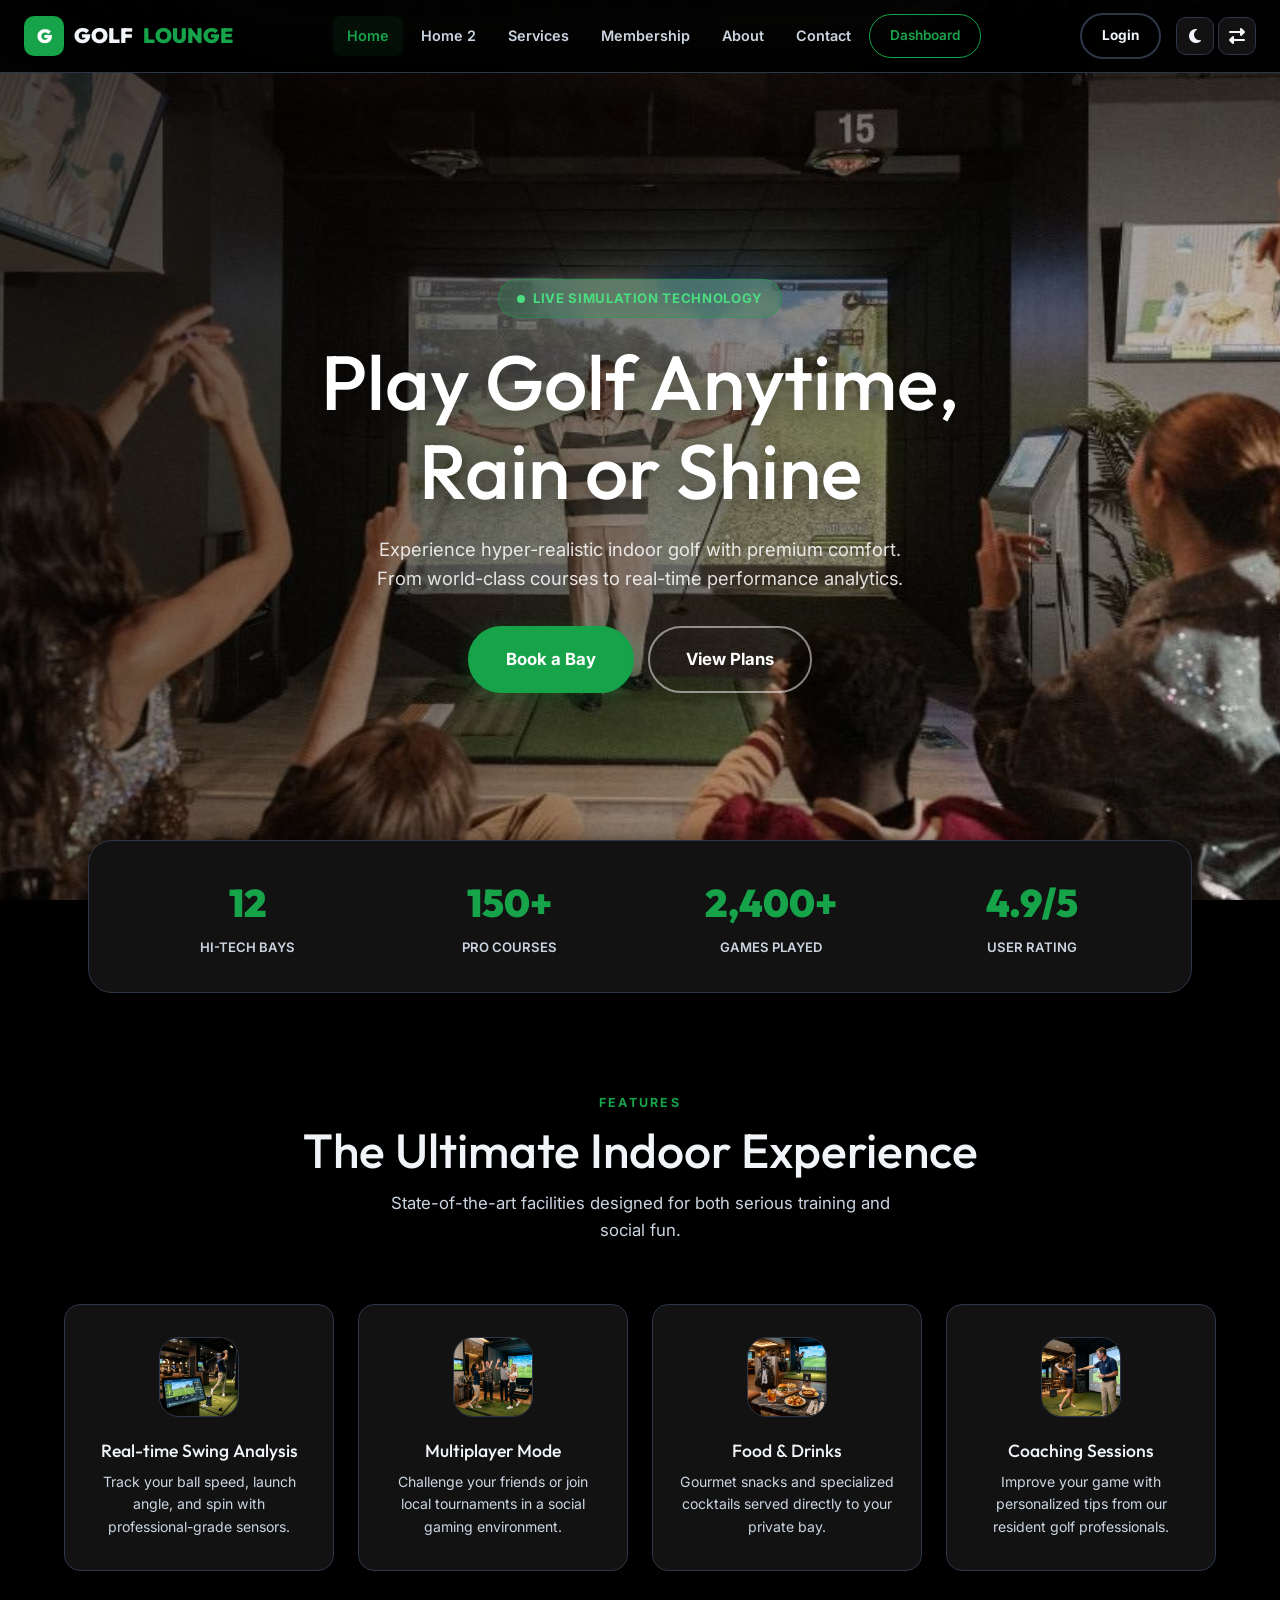
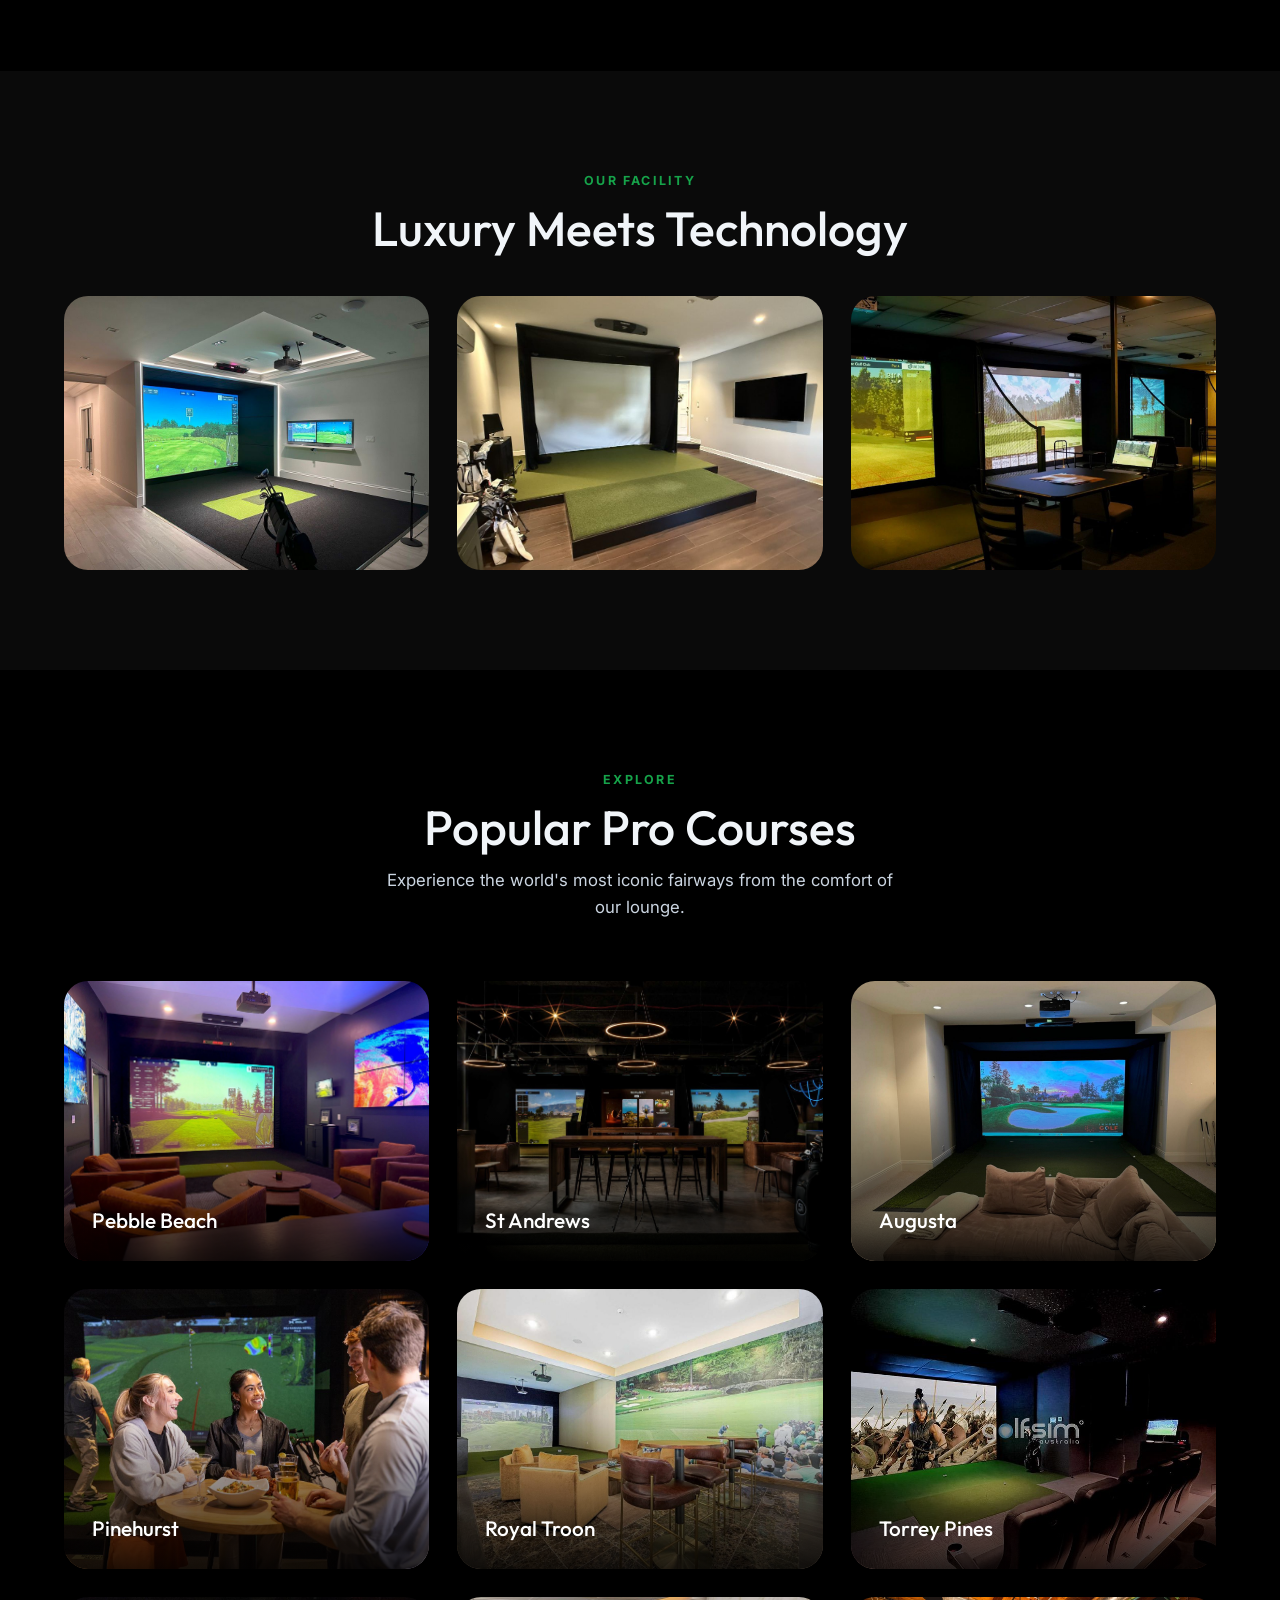
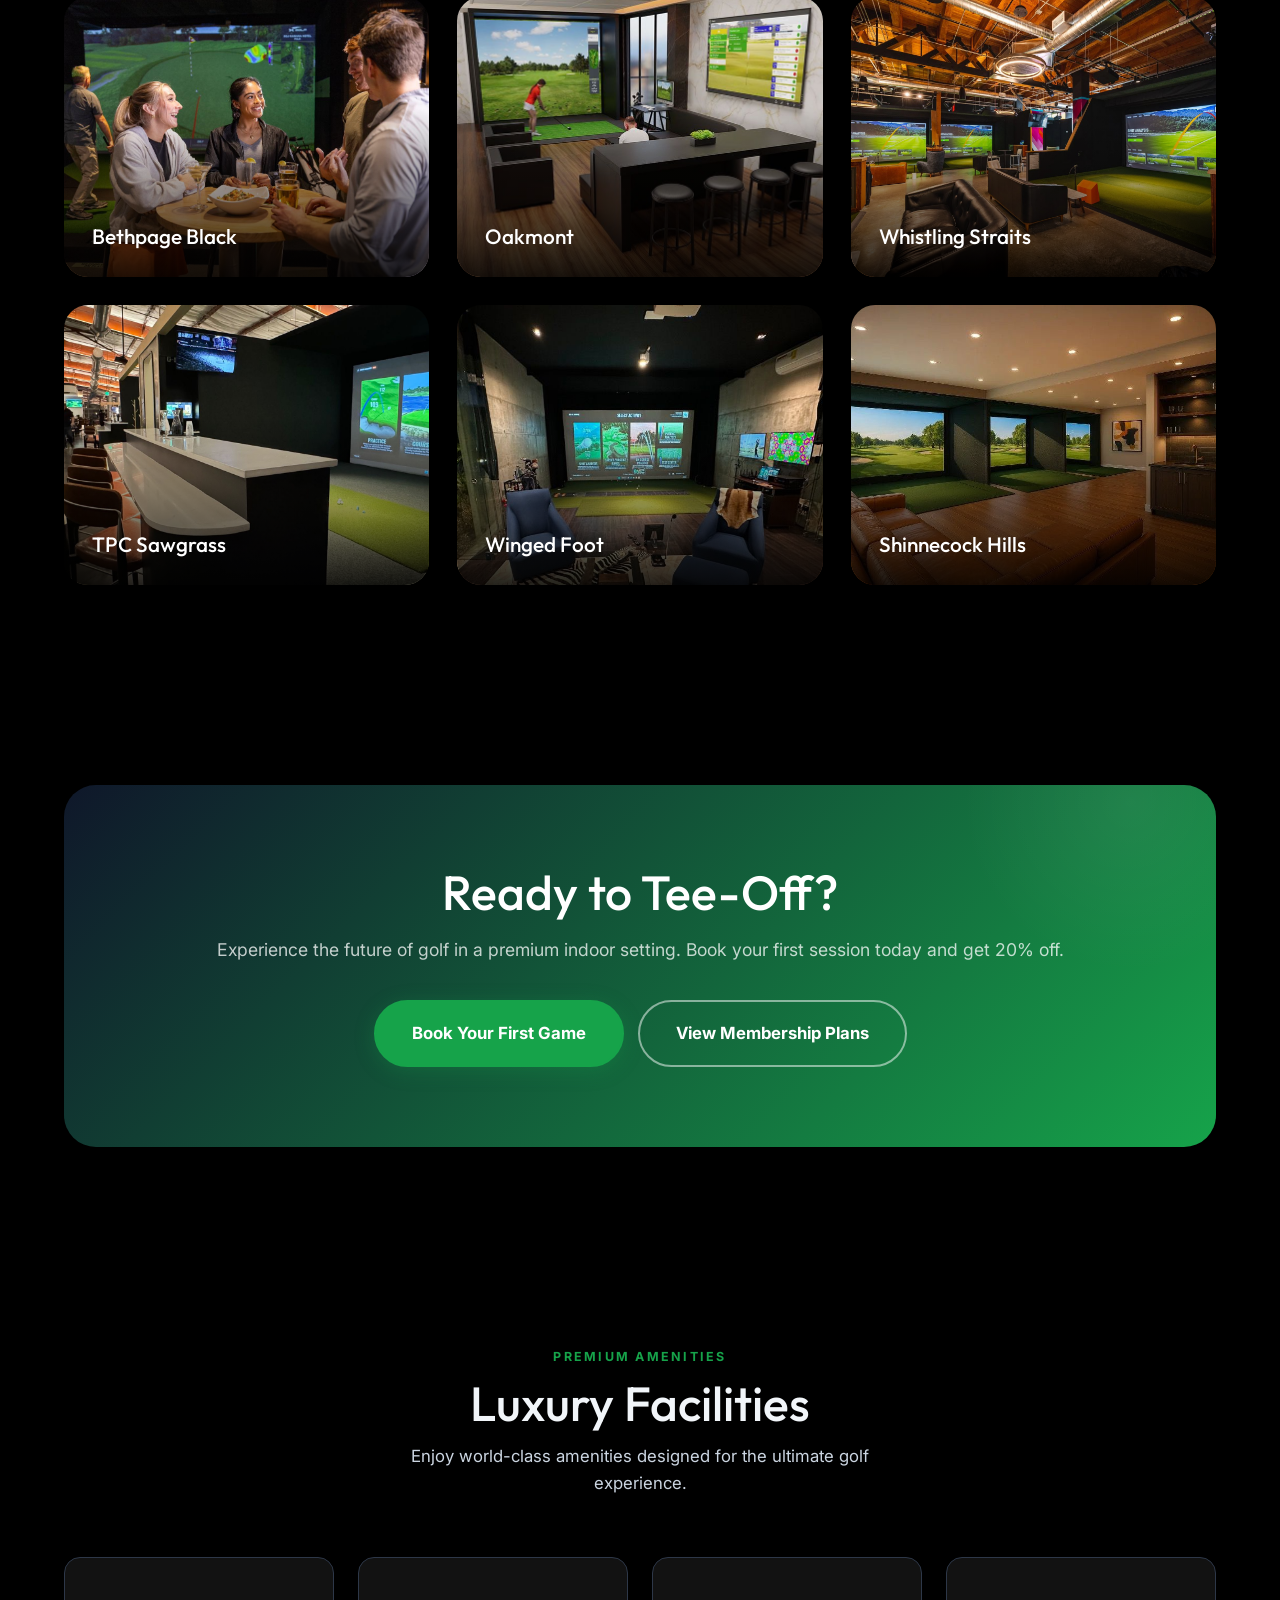
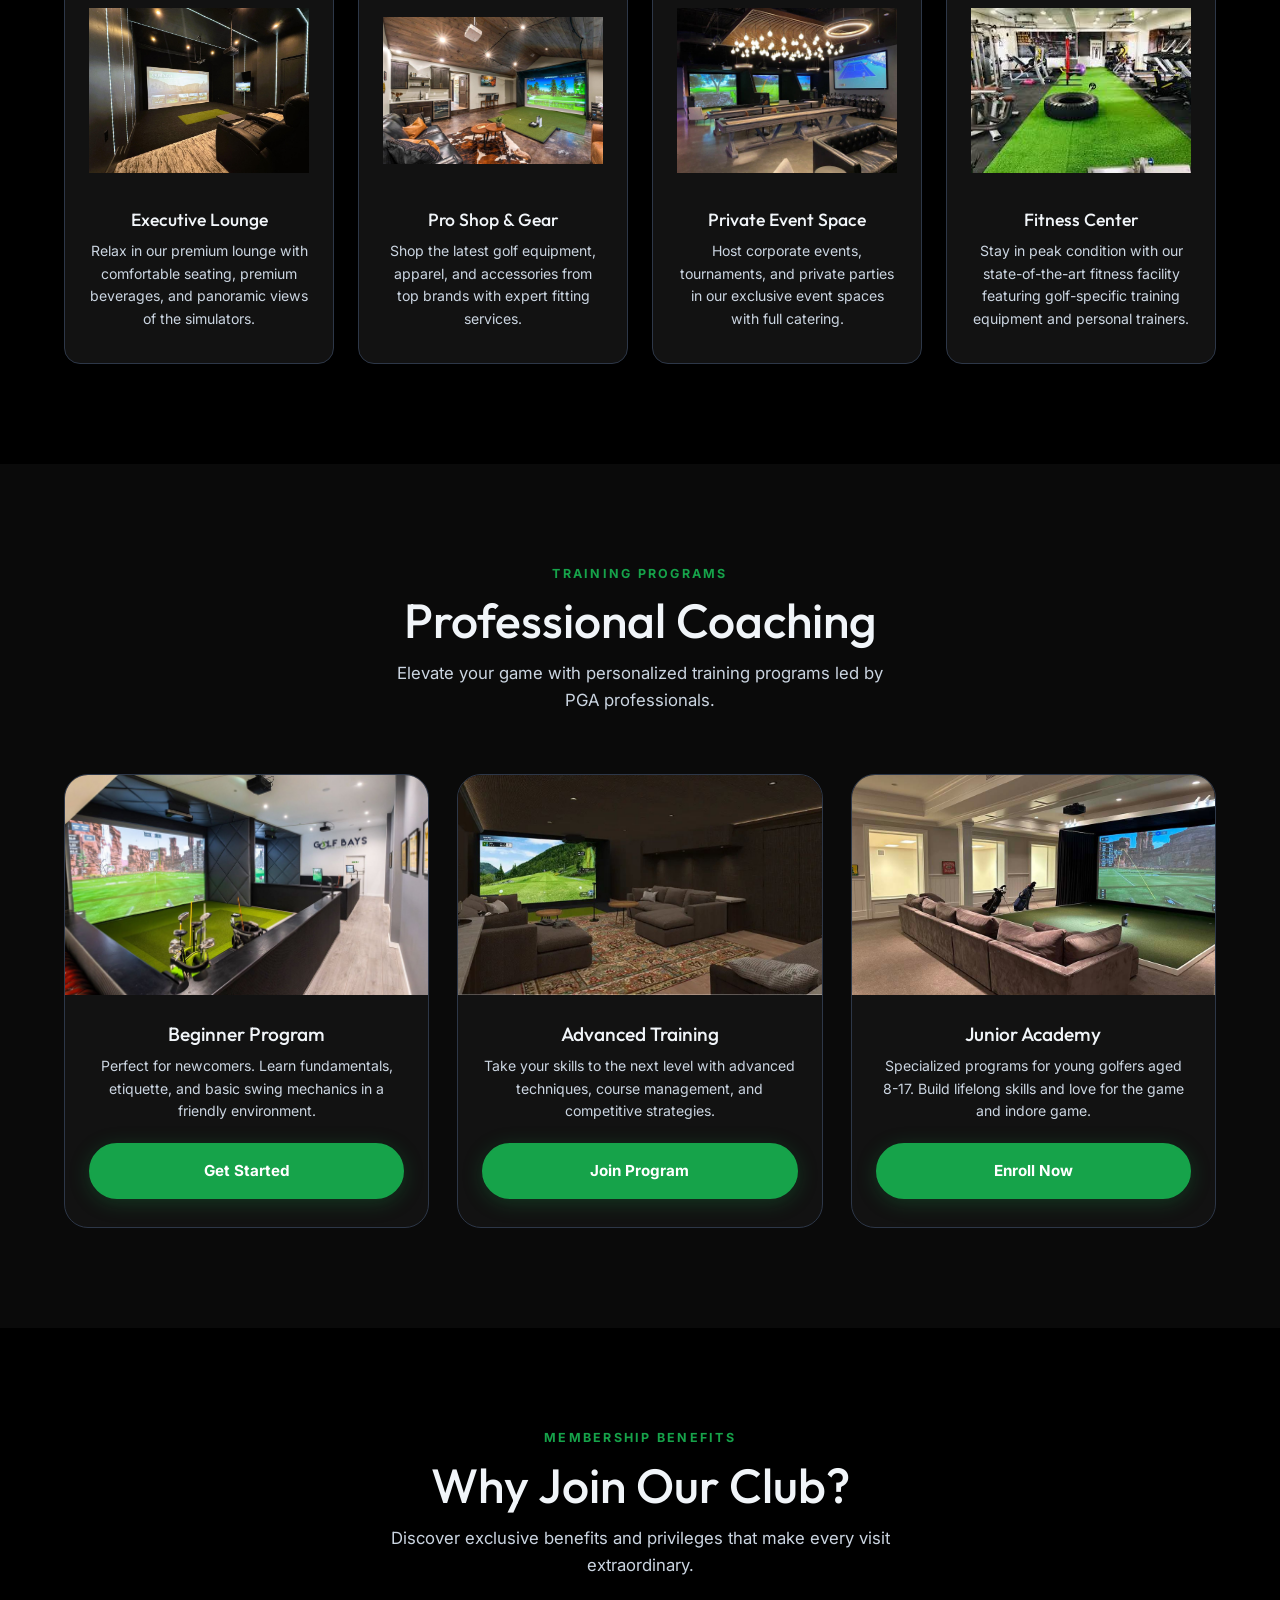
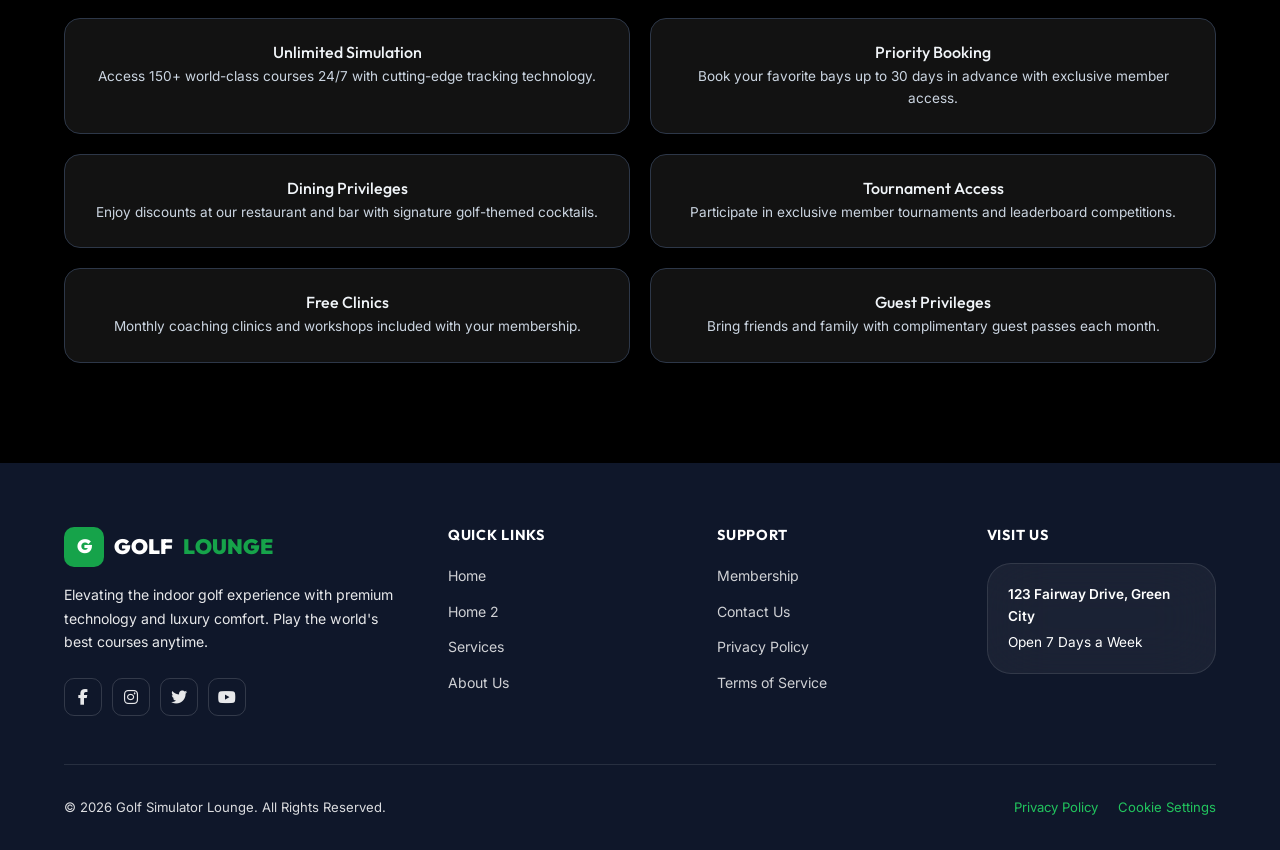
<file: index.html>
<!DOCTYPE html>
<html lang="en" data-theme="dark">
<head>
    <meta charset="UTF-8">
    <meta name="viewport" content="width=device-width, initial-scale=1.0">
    <title>Indoor Golf Simulator Lounge | Play Anytime, Rain or Shine</title>
    <meta name="description" content="Experience hyper-realistic indoor golf with premium comfort. Real-time swing analysis, multiplayer mode, and a luxury lounge experience.">
    <link rel="stylesheet" href="css/style.css">
    <link rel="preconnect" href="https://fonts.googleapis.com">
    <link rel="preconnect" href="https://fonts.gstatic.com" crossorigin>
    <link rel="preconnect" href="https://cdnjs.cloudflare.com">
    <link rel="stylesheet" href="https://cdnjs.cloudflare.com/ajax/libs/font-awesome/6.4.0/css/all.min.css">
    <!-- Favicon placeholder -->
    <link rel="icon" href="data:image/svg+xml,<svg xmlns=%22http://www.w3.org/2000/svg%22 viewBox=%220 0 100 100%22><circle cx=%2250%22 cy=%2250%22 r=%2240%22 fill=%22%2316A34A%22/><circle cx=%2250%22 cy=%2250%22 r=%2210%22 fill=%22white%22/></svg>">
</head>
<body>

    <!-- PAGE LOADER -->
    <div id="page-loader">
        <div class="loader-golf">
            <div class="loader-ball"></div>
            <div class="loader-text">GOLF LOUNGE</div>
            <div class="loader-bar"><div class="loader-bar-fill"></div></div>
        </div>
    </div>

    <!-- NAVBAR -->
    <nav class="navbar">
        <div class="nav-inner">
            <a href="index.html" class="nav-logo">
                <div class="logo-icon">G</div>
                GOLF<span>LOUNGE</span>
            </a>

            <div class="nav-menu">
                <a href="index.html" class="nav-link">Home</a>
                <a href="index2.html" class="nav-link">Home 2</a>
                <a href="services.html" class="nav-link">Services</a>
                <a href="membership.html" class="nav-link">Membership</a>
                <a href="about.html" class="nav-link">About</a>
                <a href="contact.html" class="nav-link">Contact</a>
                <a href="dashboard.html" class="nav-link dashboard-link">Dashboard</a>
            </div>

            <div class="nav-right">
                <div class="nav-cta">
                    <a href="login.html" class="btn btn-secondary nav-btn">Login</a>
                </div>
                <div class="nav-icons">
                    <button class="icon-btn dark-toggle" title="Toggle Dark Mode"><i class="fa-solid fa-moon"></i></button>
                    <button class="icon-btn rtl-toggle" title="Toggle RTL"><i class="fa-solid fa-right-left"></i></button>
                </div>
                <div class="hamburger">
                    <span></span>
                    <span></span>
                    <span></span>
                </div>
            </div>
        </div>
    </nav>

    <!-- MOBILE DRAWER -->
    <div class="mobile-drawer">
        <a href="index.html" class="nav-link active">Home</a>
        <a href="index2.html" class="nav-link">Home 2</a>
        <a href="services.html" class="nav-link">Services</a>
        <a href="membership.html" class="nav-link">Membership</a>
        <a href="about.html" class="nav-link">About</a>
        <a href="contact.html" class="nav-link">Contact</a>
        <a href="dashboard.html" class="nav-link">Dashboard</a>
        <div class="mobile-drawer-cta">
            <a href="login.html" class="btn btn-secondary btn-full">Login</a>
            <div style="display: flex; gap: 8px; margin-top: 10px;">
                <button class="icon-btn dark-toggle btn-full" style="flex: 1;"><i class="fa-solid fa-moon"></i> Theme</button>
                <button class="icon-btn rtl-toggle btn-full" style="flex: 1;"><i class="fa-solid fa-right-left"></i> RTL</button>
            </div>
        </div>
    </div>

    <!-- HERO SECTION -->
    <section class="hero">
        <div class="hero-bg" style="background-image: url('img/WhatsApp Image 2026-04-02 at 11.07.55 AM.jpeg');"></div>
        <div class="container hero-content">
            <div class="hero-badge reveal"><span></span> LIVE SIMULATION TECHNOLOGY</div>
            <h1 class="reveal fade-in-1">Play Golf Anytime,<br>Rain or Shine</h1>
            <p class="reveal fade-in-2">Experience hyper-realistic indoor golf with premium comfort. From world-class courses to real-time performance analytics.</p>
            <div class="hero-btns reveal fade-in-3">
                <a href="services.html" class="btn btn-primary btn-lg">Book a Bay</a>
                <a href="membership.html" class="btn btn-outline-white btn-lg">View Plans</a>
            </div>
        </div>
    </section>

    <!-- STATS BAR -->
    <div class="container reveal">
        <div class="stats-bar">
            <div class="stat-item">
                <span class="stat-number" data-count="12">0</span>
                <span class="stat-label">HI-TECH BAYS</span>
            </div>
            <div class="stat-item">
                <span class="stat-number" data-count="150" data-suffix="+">0</span>
                <span class="stat-label">PRO COURSES</span>
            </div>
            <div class="stat-item">
                <span class="stat-number" data-count="2400" data-suffix="+">0</span>
                <span class="stat-label">GAMES PLAYED</span>
            </div>
            <div class="stat-item">
                <span class="stat-number" data-count="4.9" data-suffix="/5">0</span>
                <span class="stat-label">USER RATING</span>
            </div>
        </div>
    </div>

    <!-- FEATURES -->
    <section class="section">
        <div class="container">
            <div class="section-center reveal">
                <span class="section-label">FEATURES</span>
                <h2 class="section-title">The Ultimate Indoor Experience</h2>
                <p class="section-sub">State-of-the-art facilities designed for both serious training and social fun.</p>
            </div>

            <div class="features-grid">
                <div class="feature-card reveal" style="transition-delay: 0.1s;">
                    <div class="feature-icon">
                        <img src="img/swing_analysis.png" alt="Swing Analysis" loading="lazy">
                    </div>
                    <h3>Real-time Swing Analysis</h3>
                    <p>Track your ball speed, launch angle, and spin with professional-grade sensors.</p>
                </div>
                <div class="feature-card reveal" style="transition-delay: 0.2s;">
                    <div class="feature-icon">
                        <img src="img/multiplayer.png" alt="Multiplayer Mode" loading="lazy">
                    </div>
                    <h3>Multiplayer Mode</h3>
                    <p>Challenge your friends or join local tournaments in a social gaming environment.</p>
                </div>
                <div class="feature-card reveal" style="transition-delay: 0.3s;">
                    <div class="feature-icon">
                        <img src="img/food_drinks.png" alt="Food & Drinks" loading="lazy">
                    </div>
                    <h3>Food & Drinks</h3>
                    <p>Gourmet snacks and specialized cocktails served directly to your private bay.</p>
                </div>
                <div class="feature-card reveal" style="transition-delay: 0.4s;">
                    <div class="feature-icon">
                        <img src="img/coaching.png" alt="Coaching Sessions" loading="lazy">
                    </div>
                    <h3>Coaching Sessions</h3>
                    <p>Improve your game with personalized tips from our resident golf professionals.</p>
                </div>
            </div>
        </div>
    </section>

    <!-- FACILITY GALLERY -->
    <section class="section" style="background: var(--bg-alt);">
        <div class="container">
            <div class="section-center reveal">
                <span class="section-label">OUR FACILITY</span>
                <h2 class="section-title">Luxury Meets Technology</h2>
            </div>
            <div class="courses-grid" style="margin-top: 40px;">
                <div class="img-frame reveal"><img src="img/WhatsApp Image 2026-04-02 at 11.08.04 AM (1).jpeg" alt="Lounge" loading="lazy"></div>
                <div class="img-frame reveal"><img src="img/WhatsApp Image 2026-04-02 at 11.08.05 AM (1).jpeg" alt="Simulation Bay" loading="lazy"></div>
                <div class="img-frame reveal"><img src="img/WhatsApp Image 2026-04-02 at 11.08.06 AM (1).jpeg" alt="Equipment" loading="lazy"></div>
            </div>
        </div>
    </section>

    <!-- POPULAR COURSES -->
    <section class="section">
        <div class="container">
            <div class="section-center reveal">
                <span class="section-label">EXPLORE</span>
                <h2 class="section-title">Popular Pro Courses</h2>
                <p class="section-sub">Experience the world's most iconic fairways from the comfort of our lounge.</p>
            </div>

            <div class="courses-grid">
                <div class="course-card reveal">
                    <img src="img/WhatsApp Image 2026-04-02 at 11.08.00 AM (1).jpeg" alt="Course 1" class="course-img" loading="lazy">
                    <div class="course-overlay"><h3>Pebble Beach</h3></div>
                </div>
                <div class="course-card reveal">
                    <img src="img/WhatsApp Image 2026-04-02 at 11.08.02 AM.jpeg" alt="Course 2" class="course-img">
                    <div class="course-overlay"><h3>St Andrews</h3></div>
                </div>
                <div class="course-card reveal">
                    <img src="img/WhatsApp Image 2026-04-02 at 11.08.09 AM (2).jpeg" alt="Course 3" class="course-img">
                    <div class="course-overlay"><h3>Augusta</h3></div>
                </div>
                <div class="course-card reveal">
                    <img src="img/WhatsApp Image 2026-04-02 at 11.07.55 AM (1).jpeg" alt="Course 4" class="course-img">
                    <div class="course-overlay"><h3>Pinehurst</h3></div>
                </div>
                <div class="course-card reveal">
                    <img src="img/WhatsApp Image 2026-04-02 at 11.07.56 AM (1).jpeg" alt="Course 5" class="course-img">
                    <div class="course-overlay"><h3>Royal Troon</h3></div>
                </div>
                <div class="course-card reveal">
                    <img src="img/WhatsApp Image 2026-04-02 at 11.07.57 AM (1).jpeg" alt="Course 6" class="course-img">
                    <div class="course-overlay"><h3>Torrey Pines</h3></div>
                </div>
                <div class="course-card reveal">
                    <img src="img/WhatsApp Image 2026-04-02 at 11.07.58 AM (1).jpeg" alt="Course 7" class="course-img">
                    <div class="course-overlay"><h3>Bethpage Black</h3></div>
                </div>
                <div class="course-card reveal">
                    <img src="img/WhatsApp Image 2026-04-02 at 11.07.59 AM (1).jpeg" alt="Course 8" class="course-img">
                    <div class="course-overlay"><h3>Oakmont</h3></div>
                </div>
                <div class="course-card reveal">
                    <img src="img/WhatsApp Image 2026-04-02 at 11.08.00 AM (2).jpeg" alt="Course 9" class="course-img">
                    <div class="course-overlay"><h3>Whistling Straits</h3></div>
                </div>
                <div class="course-card reveal">
                    <img src="img/WhatsApp Image 2026-04-02 at 11.08.01 AM (1).jpeg" alt="Course 10" class="course-img">
                    <div class="course-overlay"><h3>TPC Sawgrass</h3></div>
                </div>
                <div class="course-card reveal">
                    <img src="img/WhatsApp Image 2026-04-02 at 11.08.02 AM (1).jpeg" alt="Course 11" class="course-img">
                    <div class="course-overlay"><h3>Winged Foot</h3></div>
                </div>
                <div class="course-card reveal">
                    <img src="img/WhatsApp Image 2026-04-02 at 11.08.03 AM (1).jpeg" alt="Course 12" class="course-img">
                    <div class="course-overlay"><h3>Shinnecock Hills</h3></div>
                </div>
            </div>
        </div>
    </section>

    <!-- CTA BANNER -->
    <section class="section">
        <div class="container reveal">
            <div class="cta-banner">
                <h2>Ready to Tee-Off?</h2>
                <p>Experience the future of golf in a premium indoor setting. Book your first session today and get 20% off.</p>
                <div class="btn-row">
                    <a href="services.html" class="btn btn-primary btn-lg">Book Your First Game</a>
                    <a href="membership.html" class="btn btn-outline-white btn-lg">View Membership Plans</a>
                </div>
            </div>
        </div>
    </section>

    <!-- NEW SECTION 1: AMENITIES -->
    <section class="section">
        <div class="container">
            <div class="section-center reveal">
                <span class="section-label">PREMIUM AMENITIES</span>
                <h2 class="section-title">Luxury Facilities</h2>
                <p class="section-sub">Enjoy world-class amenities designed for the ultimate golf experience.</p>
            </div>

            <div class="features-grid">
                <div class="feature-card reveal" style="transition-delay: 0.1s; text-align: center;">
                    <img src="img/WhatsApp Image 2026-04-02 at 11.08.04 AM (3).jpeg" alt="Luxury Lounge" style="width: 100%; height: 200px; object-fit: contain; border-radius: 12px; margin-bottom: 20px;" loading="lazy">
                    <h3 style="text-align: center;">Executive Lounge</h3>
                    <p style="text-align: center;">Relax in our premium lounge with comfortable seating, premium beverages, and panoramic views of the simulators.</p>
                </div>
                <div class="feature-card reveal" style="transition-delay: 0.2s; text-align: center;">
                    <img src="img/WhatsApp Image 2026-04-02 at 11.08.05 AM (2).jpeg" alt="Pro Shop" style="width: 100%; height: 200px; object-fit: contain; border-radius: 12px; margin-bottom: 20px;">
                    <h3 style="text-align: center;">Pro Shop & Gear</h3>
                    <p style="text-align: center;">Shop the latest golf equipment, apparel, and accessories from top brands with expert fitting services.</p>
                </div>
                <div class="feature-card reveal" style="transition-delay: 0.3s; text-align: center;">
                    <img src="img/WhatsApp Image 2026-04-02 at 11.08.06 AM (2).jpeg" alt="Private Events" style="width: 100%; height: 200px; object-fit: contain; border-radius: 12px; margin-bottom: 20px;">
                    <h3 style="text-align: center;">Private Event Space</h3>
                    <p style="text-align: center;">Host corporate events, tournaments, and private parties in our exclusive event spaces with full catering.</p>
                </div>
                <div class="feature-card reveal" style="transition-delay: 0.4s; text-align: center;">
                    <img src="img/images.jpg" alt="Fitness Center" style="width: 100%; height: 200px; object-fit: contain; border-radius: 12px; margin-bottom: 20px;">
                    <h3 style="text-align: center;">Fitness Center</h3>
                    <p style="text-align: center;">Stay in peak condition with our state-of-the-art fitness facility featuring golf-specific training equipment and personal trainers.</p>
                </div>
            </div>
        </div>
    </section>

    <!-- NEW SECTION 2: TRAINING PROGRAMS -->
    <section class="section" style="background: var(--bg-alt);">
        <div class="container">
            <div class="section-center reveal">
                <span class="section-label">TRAINING PROGRAMS</span>
                <h2 class="section-title">Professional Coaching</h2>
                <p class="section-sub">Elevate your game with personalized training programs led by PGA professionals.</p>
            </div>

            <div class="services-grid">
                <div class="service-card reveal">
                    <img src="img/WhatsApp Image 2026-04-02 at 11.08.08 AM (1).jpeg" alt="Beginner Program" class="service-img" loading="lazy">
                    <div class="service-body">
                        <h3>Beginner Program</h3>
                        <p>Perfect for newcomers. Learn fundamentals, etiquette, and basic swing mechanics in a friendly environment.</p>
                        <a href="contact.html" class="btn btn-primary btn-full">Get Started</a>
                    </div>
                </div>

                <div class="service-card reveal">
                    <img src="img/WhatsApp Image 2026-04-02 at 11.08.09 AM (1).jpeg" alt="Advanced Training" class="service-img">
                    <div class="service-body">
                        <h3>Advanced Training</h3>
                        <p>Take your skills to the next level with advanced techniques, course management, and competitive strategies.</p>
                        <a href="contact.html" class="btn btn-primary btn-full">Join Program</a>
                    </div>
                </div>

                <div class="service-card reveal">
                    <img src="img/WhatsApp Image 2026-04-02 at 11.08.10 AM (1).jpeg" alt="Junior Academy" class="service-img">
                    <div class="service-body">
                        <h3>Junior Academy</h3>
                        <p>Specialized programs for young golfers aged 8-17. Build lifelong skills and love for the game and indore game.</p>
                        <a href="contact.html" class="btn btn-primary btn-full">Enroll Now</a>
                    </div>
                </div>
            </div>
        </div>
    </section>

    <!-- NEW SECTION 3: MEMBERSHIP BENEFITS -->
    <section class="section">
        <div class="container">
            <div class="section-center reveal">
                <span class="section-label">MEMBERSHIP BENEFITS</span>
                <h2 class="section-title">Why Join Our Club?</h2>
                <p class="section-sub">Discover exclusive benefits and privileges that make every visit extraordinary.</p>
            </div>

            <div class="why-grid">
                <div class="why-item reveal">
                    <div>
                        <h4>Unlimited Simulation</h4>
                        <p>Access 150+ world-class courses 24/7 with cutting-edge tracking technology.</p>
                    </div>
                </div>
                <div class="why-item reveal">
                    <div>
                        <h4>Priority Booking</h4>
                        <p>Book your favorite bays up to 30 days in advance with exclusive member access.</p>
                    </div>
                </div>
                <div class="why-item reveal">
                    <div>
                        <h4>Dining Privileges</h4>
                        <p>Enjoy discounts at our restaurant and bar with signature golf-themed cocktails.</p>
                    </div>
                </div>
                <div class="why-item reveal">
                    <div>
                        <h4>Tournament Access</h4>
                        <p>Participate in exclusive member tournaments and leaderboard competitions.</p>
                    </div>
                </div>
                <div class="why-item reveal">
                    <div>
                        <h4>Free Clinics</h4>
                        <p>Monthly coaching clinics and workshops included with your membership.</p>
                    </div>
                </div>
                <div class="why-item reveal">
                    <div>
                        <h4>Guest Privileges</h4>
                        <p>Bring friends and family with complimentary guest passes each month.</p>
                    </div>
                </div>
            </div>
        </div>
    </section>

    <!-- FOOTER -->
    <footer>
        <div class="container">
            <div class="footer-grid">
                <div class="footer-brand">
                    <a href="index.html" class="nav-logo">
                        <div class="logo-icon">G</div>
                        GOLF<span>LOUNGE</span>
                    </a>
                    <p>Elevating the indoor golf experience with premium technology and luxury comfort. Play the world's best courses anytime.</p>
                    <div class="footer-socials">
                        <a href="#" class="footer-social" title="Facebook"><i class="fab fa-facebook-f"></i></a>
                        <a href="#" class="footer-social" title="Instagram"><i class="fab fa-instagram"></i></a>
                        <a href="#" class="footer-social" title="Twitter"><i class="fab fa-twitter"></i></a>
                        <a href="#" class="footer-social" title="YouTube"><i class="fab fa-youtube"></i></a>
                    </div>
                </div>

                <div class="footer-col">
                    <h4>QUICK LINKS</h4>
                    <ul>
                        <li><a href="index.html">Home</a></li>
                        <li><a href="index2.html">Home 2</a></li>
                        <li><a href="services.html">Services</a></li>
                        <li><a href="about.html">About Us</a></li>
                    </ul>
                </div>

                <div class="footer-col">
                    <h4>SUPPORT</h4>
                    <ul>
                        <li><a href="membership.html">Membership</a></li>
                        <li><a href="contact.html">Contact Us</a></li>
                        <li><a href="#">Privacy Policy</a></li>
                        <li><a href="#">Terms of Service</a></li>
                    </ul>
                </div>

                <div class="footer-col">
                    <h4>VISIT US</h4>
                    <div class="glass-card" style="padding: 20px; margin-top: 16px;">
                        <p style="font-size: 0.85rem; color: #fff; font-weight: 600;">123 Fairway Drive, Green City</p>
                        <p style="font-size: 0.85rem; color: #fff; margin-top: 4px;">Open 7 Days a Week</p>
                    </div>
                </div>
            </div>

            <div class="footer-bottom">
                <div>&copy; 2026 Golf Simulator Lounge. All Rights Reserved.</div>
                <div>
                    <a href="#">Privacy Policy</a>
                    <a href="#">Cookie Settings</a>
                </div>
            </div>
        </div>
    </footer>

    <button id="back-to-top" class="back-to-top" title="Back to Top">
        <i class="fas fa-chevron-up"></i>
    </button>
    <script src="js/main.js"></script>
</body>
</html>
</file>
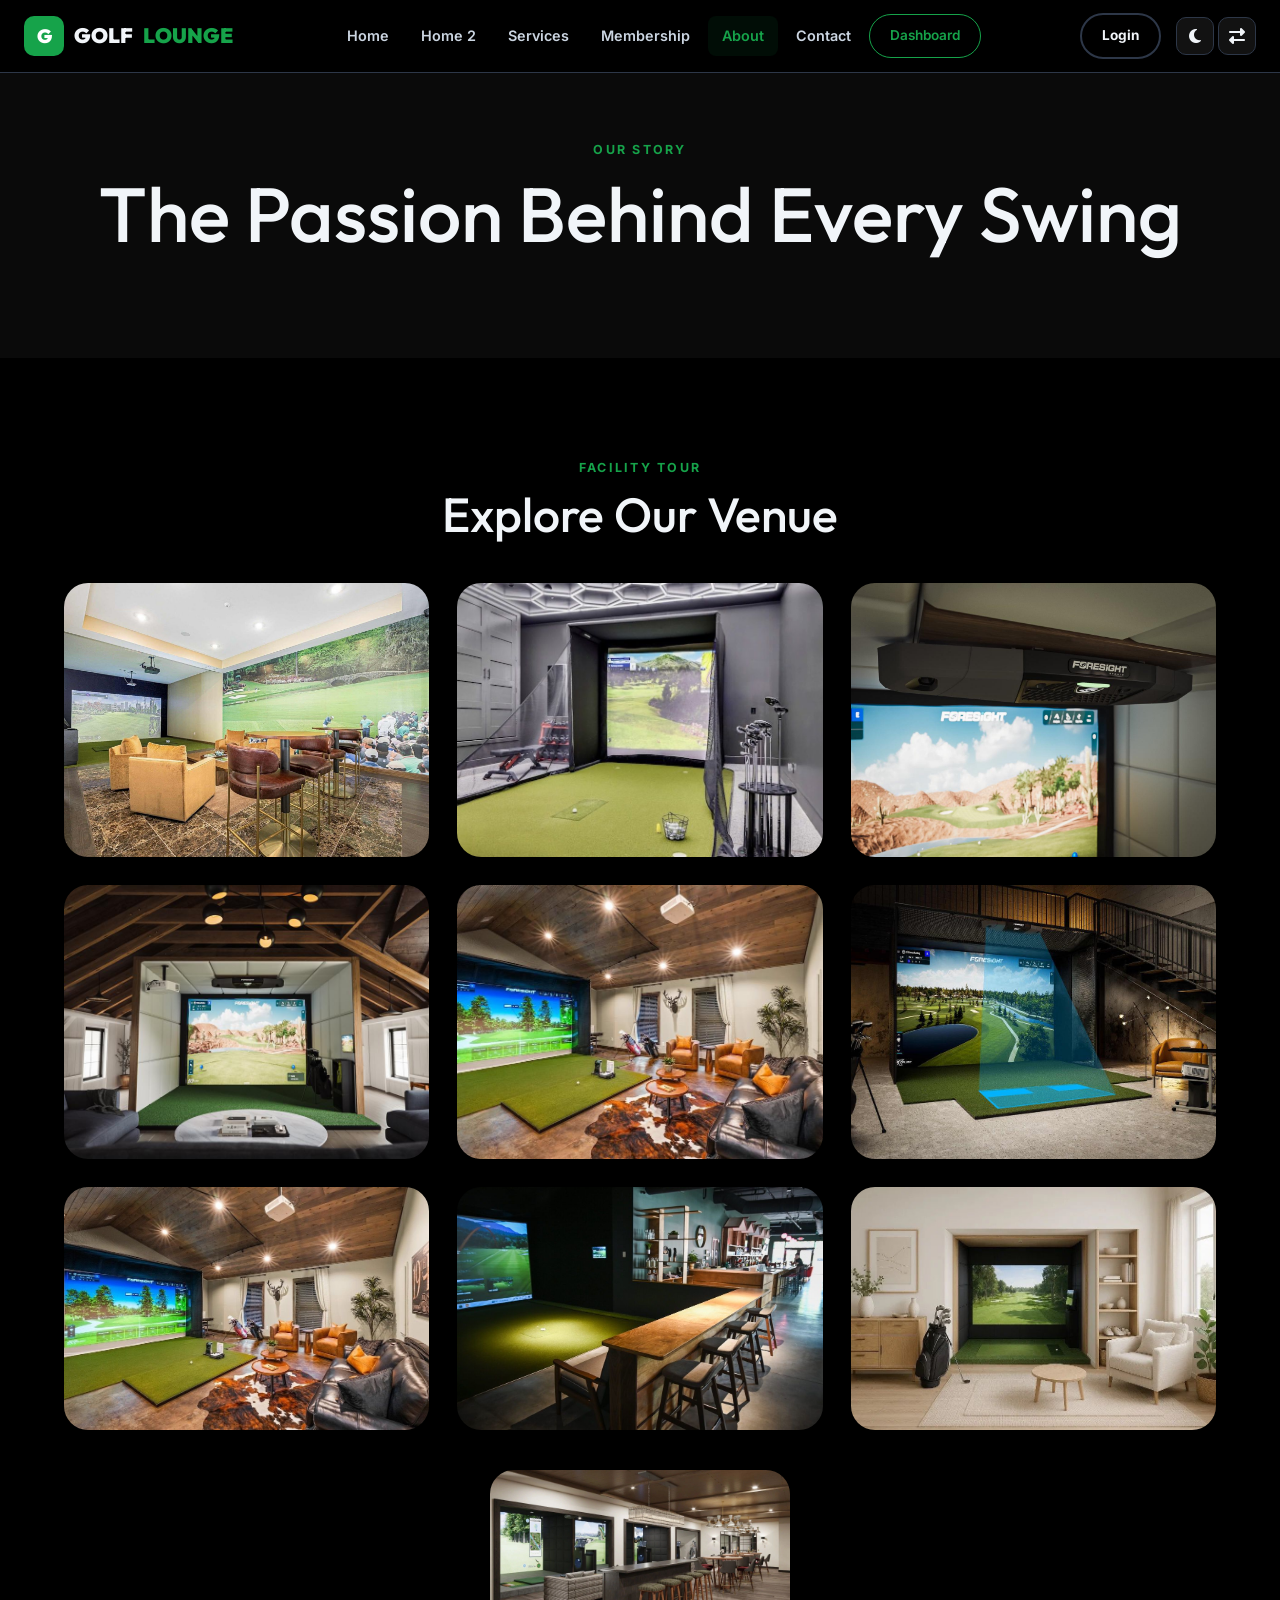
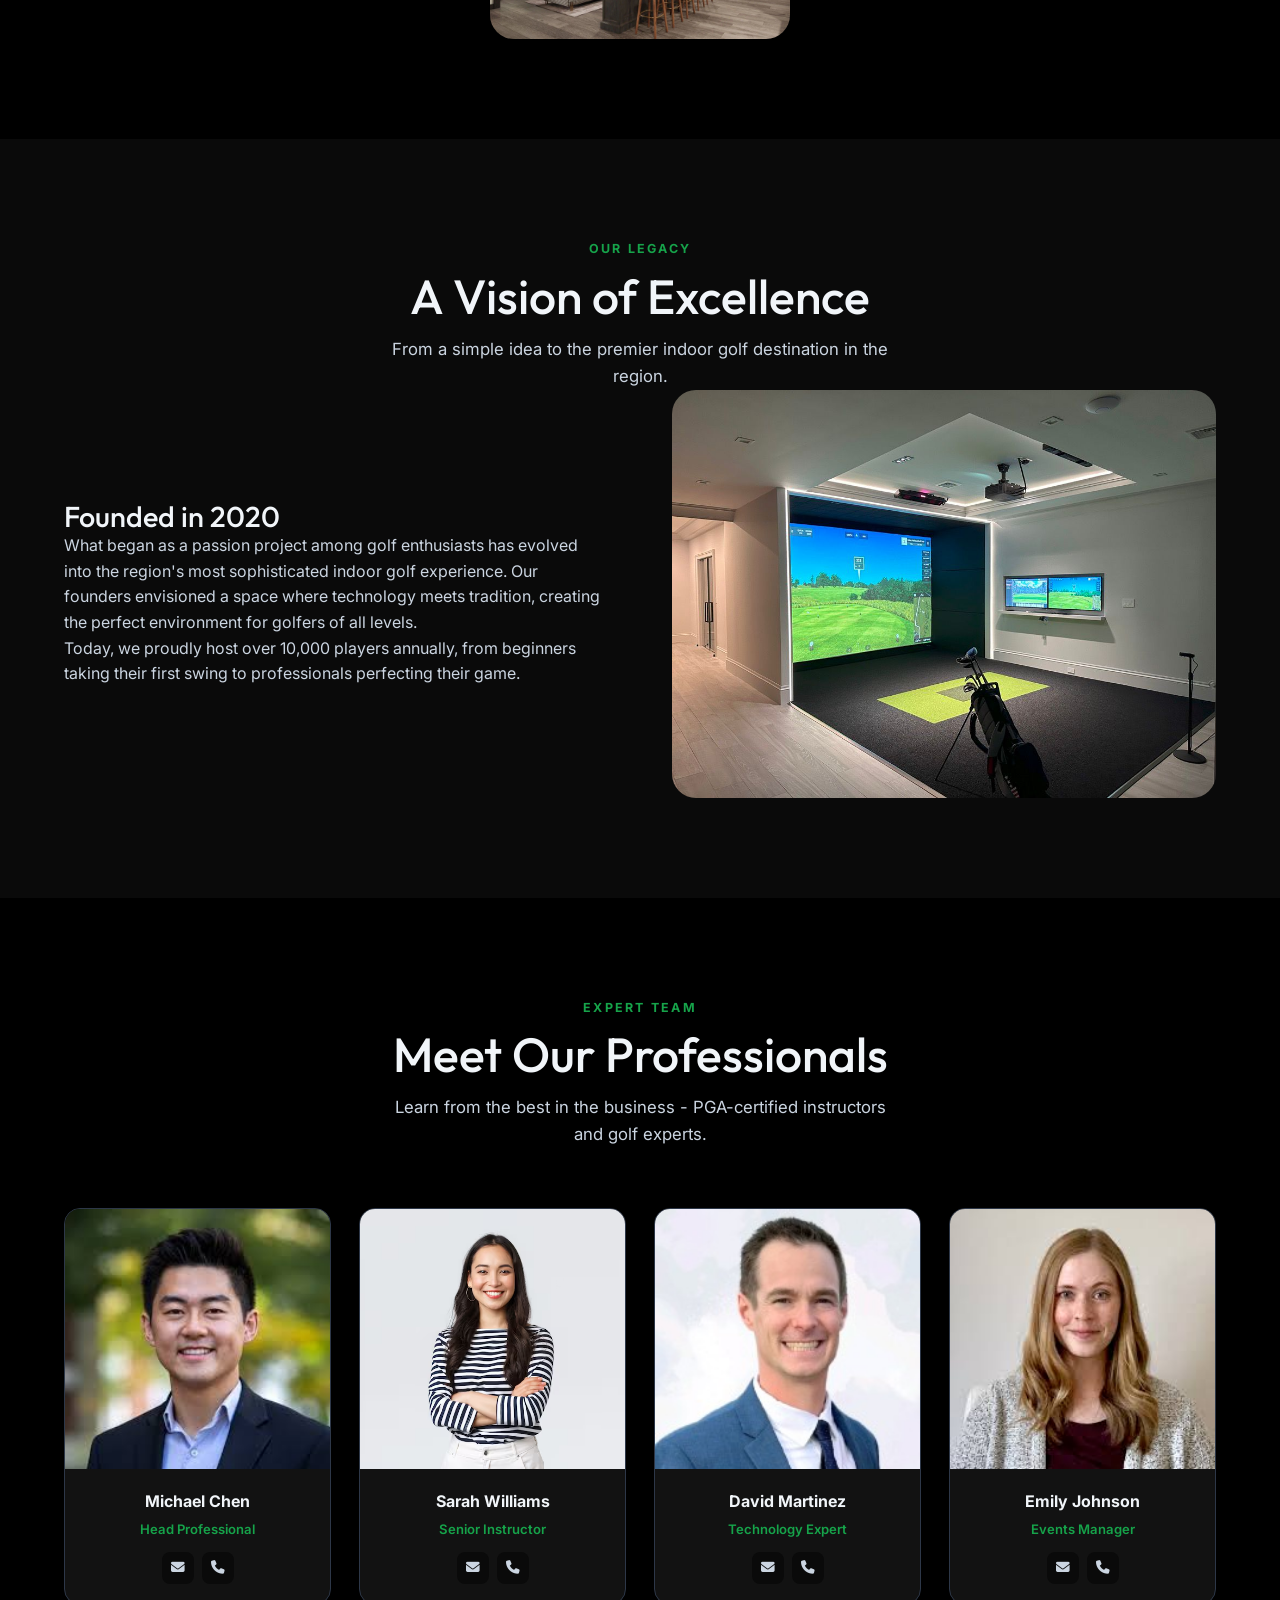
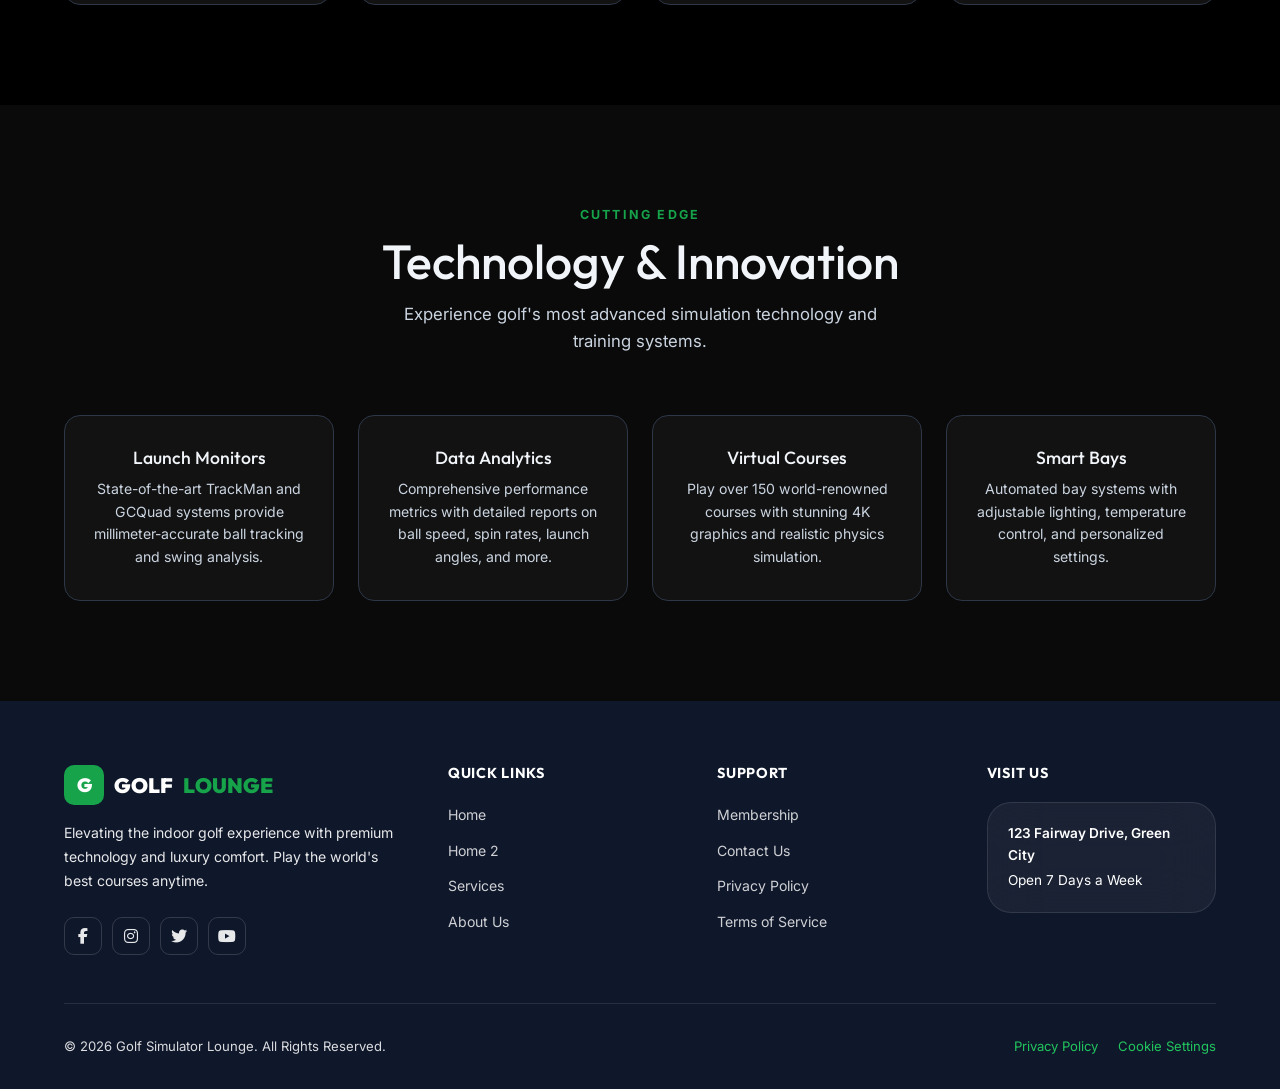
<file: about.html>
<!DOCTYPE html>
<html lang="en" data-theme="dark">
<head>
    <meta charset="UTF-8">
    <meta name="viewport" content="width=device-width, initial-scale=1.0">
    <title>About Us | Indoor Golf Simulator Lounge</title>
    <meta name="description" content="Learn about our vision, the team behind our lounge, and why we are the top choice for indoor golf.">
    <link rel="stylesheet" href="css/style.css">
    <link rel="preconnect" href="https://fonts.googleapis.com">
    <link rel="preconnect" href="https://fonts.gstatic.com" crossorigin>
    <link rel="preconnect" href="https://cdnjs.cloudflare.com">
    <link rel="stylesheet" href="https://cdnjs.cloudflare.com/ajax/libs/font-awesome/6.4.0/css/all.min.css">
    <link rel="icon" href="data:image/svg+xml,<svg xmlns=%22http://www.w3.org/2000/svg%22 viewBox=%220 0 100 100%22><circle cx=%2250%22 cy=%2250%22 r=%2240%22 fill=%22%2316A34A%22/><circle cx=%2250%22 cy=%2250%22 r=%2210%22 fill=%22white%22/></svg>">
</head>
<body>

    <!-- PAGE LOADER -->
    <div id="page-loader">
        <div class="loader-golf">
            <div class="loader-ball"></div>
            <div class="loader-text">ABOUT US</div>
            <div class="loader-bar"><div class="loader-bar-fill"></div></div>
        </div>
    </div>

    <!-- NAVBAR -->
    <nav class="navbar">
        <div class="nav-inner">
            <a href="index.html" class="nav-logo">
                <div class="logo-icon">G</div>
                GOLF<span>LOUNGE</span>
            </a>

            <div class="nav-menu">
                <a href="index.html" class="nav-link">Home</a>
                <a href="index2.html" class="nav-link">Home 2</a>
                <a href="services.html" class="nav-link">Services</a>
                <a href="membership.html" class="nav-link">Membership</a>
                <a href="about.html" class="nav-link">About</a>
                <a href="contact.html" class="nav-link">Contact</a>
                <a href="dashboard.html" class="nav-link dashboard-link">Dashboard</a>
            </div>

            <div class="nav-right">
                <div class="nav-cta">
                    <a href="login.html" class="btn btn-secondary nav-btn">Login</a>
                </div>
                <div class="nav-icons">
                    <button class="icon-btn dark-toggle" title="Toggle Dark Mode"><i class="fa-solid fa-moon"></i></button>
                    <button class="icon-btn rtl-toggle" title="Toggle RTL"><i class="fa-solid fa-right-left"></i></button>
                </div>
                <div class="hamburger">
                    <span></span>
                    <span></span>
                    <span></span>
                </div>
            </div>
        </div>
    </nav>

    <!-- MOBILE DRAWER -->
    <div class="mobile-drawer">
        <a href="index.html" class="nav-link">Home</a>
        <a href="index2.html" class="nav-link">Home 2</a>
        <a href="services.html" class="nav-link">Services</a>
        <a href="membership.html" class="nav-link">Membership</a>
        <a href="about.html" class="nav-link active">About</a>
        <a href="contact.html" class="nav-link">Contact</a>
        <a href="dashboard.html" class="nav-link">Dashboard</a>
        <div class="mobile-drawer-cta">
            <a href="login.html" class="btn btn-secondary btn-full">Login</a>
            <div style="display: flex; gap: 8px; margin-top: 10px;">
                <button class="icon-btn dark-toggle btn-full" style="flex: 1;"><i class="fa-solid fa-moon"></i> Theme</button>
                <button class="icon-btn rtl-toggle btn-full" style="flex: 1;"><i class="fa-solid fa-right-left"></i> RTL</button>
            </div>
        </div>
    </div>

    <!-- HEADER -->
    <section class="section" style="padding-top: 140px; background: var(--bg-alt); text-align: center;">
        <div class="container reveal">
            <span class="section-label">OUR STORY</span>
            <h1>The Passion Behind Every Swing</h1>
        </div>
    </section>

    <!-- GALLERY SECTION -->
    <section class="section">
        <div class="container">
            <div class="section-center reveal">
                <span class="section-label">FACILITY TOUR</span>
                <h2 class="section-title">Explore Our Venue</h2>
            </div>
            
            <div class="courses-grid" style="margin-top: 40px;">
                <div class="img-frame reveal"><img src="img/WhatsApp Image 2026-04-02 at 11.07.59 AM (2).jpeg" alt="Facility 1"></div>
                <div class="img-frame reveal"><img src="img/WhatsApp Image 2026-04-02 at 11.07.58 AM (2).jpeg" alt="Facility 2"></div>
                <div class="img-frame reveal"><img src="img/WhatsApp Image 2026-04-02 at 11.07.57 AM (2).jpeg" alt="Facility 3"></div>
                <div class="img-frame reveal"><img src="img/WhatsApp Image 2026-04-02 at 11.07.56 AM (2).jpeg" alt="Facility 4"></div>
                <div class="img-frame reveal"><img src="img/WhatsApp Image 2026-04-02 at 11.07.55 AM (2).jpeg" alt="Facility 5"></div>
                <div class="img-frame reveal"><img src="img/WhatsApp Image 2026-04-02 at 11.07.57 AM (3).jpeg" alt="Facility 6"></div>
                <div class="img-frame reveal"><img src="img/WhatsApp Image 2026-04-02 at 11.07.58 AM (3).jpeg" alt="Facility 7"></div>
                <div class="img-frame reveal"><img src="img/WhatsApp Image 2026-04-02 at 11.08.01 AM (3).jpeg" alt="Facility 8"></div>
                <div class="img-frame reveal"><img src="img/WhatsApp Image 2026-04-02 at 11.08.02 AM (3).jpeg" alt="Facility 9"></div>
            </div>
            
            <!-- Centered Last Image -->
            <div style="display: flex; justify-content: center; margin-top: 40px;">
                <div class="img-frame reveal" style="max-width: 300px;">
                    <img src="img/WhatsApp Image 2026-04-02 at 11.08.03 AM.jpeg" alt="Facility 10">
                </div>
            </div>
        </div>
    </section>

    <!-- NEW SECTION 1: OUR STORY -->
    <section class="section" style="background: var(--bg-alt);">
        <div class="container">
            <div class="section-center reveal">
                <span class="section-label">OUR LEGACY</span>
                <h2 class="section-title">A Vision of Excellence</h2>
                <p class="section-sub">From a simple idea to the premier indoor golf destination in the region.</p>
            </div>

            <div class="split">
                <div class="reveal">
                    <h3>Founded in 2020</h3>
                    <p>What began as a passion project among golf enthusiasts has evolved into the region's most sophisticated indoor golf experience. Our founders envisioned a space where technology meets tradition, creating the perfect environment for golfers of all levels.</p>
                    <p>Today, we proudly host over 10,000 players annually, from beginners taking their first swing to professionals perfecting their game.</p>
                </div>
                <div class="reveal">
                    <img src="img/WhatsApp Image 2026-04-02 at 11.08.04 AM (1).jpeg" alt="Our Story" style="width: 100%; border-radius: var(--radius-lg);">
                </div>
            </div>
        </div>
    </section>

    <!-- NEW SECTION 2: MEET THE TEAM -->
    <section class="section">
        <div class="container">
            <div class="section-center reveal">
                <span class="section-label">EXPERT TEAM</span>
                <h2 class="section-title">Meet Our Professionals</h2>
                <p class="section-sub">Learn from the best in the business - PGA-certified instructors and golf experts.</p>
            </div>

            <div class="team-grid">
                <div class="team-card reveal">
                    <img src="img/Michael Chen.jpg" alt="Michael Chen" class="team-img">
                    <div class="team-body">
                        <div class="team-name">Michael Chen</div>
                        <div class="team-role">Head Professional</div>
                        <div class="team-social">
                            <div class="social-btn"><i class="fa-solid fa-envelope"></i></div>
                            <div class="social-btn"><i class="fa-solid fa-phone"></i></div>
                        </div>
                    </div>
                </div>
                <div class="team-card reveal">
                    <img src="img/Sarah Williams.avif" alt="Sarah Williams" class="team-img">
                    <div class="team-body">
                        <div class="team-name">Sarah Williams</div>
                        <div class="team-role">Senior Instructor</div>
                        <div class="team-social">
                            <div class="social-btn"><i class="fa-solid fa-envelope"></i></div>
                            <div class="social-btn"><i class="fa-solid fa-phone"></i></div>
                        </div>
                    </div>
                </div>
                <div class="team-card reveal">
                    <img src="img/David Martinez.jpg" alt="David Martinez" class="team-img">
                    <div class="team-body">
                        <div class="team-name">David Martinez</div>
                        <div class="team-role">Technology Expert</div>
                        <div class="team-social">
                            <div class="social-btn"><i class="fa-solid fa-envelope"></i></div>
                            <div class="social-btn"><i class="fa-solid fa-phone"></i></div>
                        </div>
                    </div>
                </div>
                <div class="team-card reveal">
                    <img src="img/Emily Johnson.jpg" alt="Emily Johnson" class="team-img">
                    <div class="team-body">
                        <div class="team-name">Emily Johnson</div>
                        <div class="team-role">Events Manager</div>
                        <div class="team-social">
                            <div class="social-btn"><i class="fa-solid fa-envelope"></i></div>
                            <div class="social-btn"><i class="fa-solid fa-phone"></i></div>
                        </div>
                    </div>
                </div>
            </div>
        </div>
    </section>

    <!-- NEW SECTION 3: TECHNOLOGY & INNOVATION -->
    <section class="section" style="background: var(--bg-alt);">
        <div class="container">
            <div class="section-center reveal">
                <span class="section-label">CUTTING EDGE</span>
                <h2 class="section-title">Technology & Innovation</h2>
                <p class="section-sub">Experience golf's most advanced simulation technology and training systems.</p>
            </div>

            <div class="features-grid">
                <div class="feature-card reveal">
                    <h3>Launch Monitors</h3>
                    <p>State-of-the-art TrackMan and GCQuad systems provide millimeter-accurate ball tracking and swing analysis.</p>
                </div>
                <div class="feature-card reveal">
                    <h3>Data Analytics</h3>
                    <p>Comprehensive performance metrics with detailed reports on ball speed, spin rates, launch angles, and more.</p>
                </div>
                <div class="feature-card reveal">
                    <h3>Virtual Courses</h3>
                    <p>Play over 150 world-renowned courses with stunning 4K graphics and realistic physics simulation.</p>
                </div>
                <div class="feature-card reveal">
                    <h3>Smart Bays</h3>
                    <p>Automated bay systems with adjustable lighting, temperature control, and personalized settings.</p>
                </div>
            </div>
        </div>
    </section>

    <!-- FOOTER -->
    <footer>
        <div class="container">
            <div class="footer-grid">
                <div class="footer-brand">
                    <a href="index.html" class="nav-logo">
                        <div class="logo-icon">G</div>
                        GOLF<span>LOUNGE</span>
                    </a>
                    <p>Elevating the indoor golf experience with premium technology and luxury comfort. Play the world's best courses anytime.</p>
                    <div class="footer-socials">
                        <a href="#" class="footer-social" title="Facebook"><i class="fab fa-facebook-f"></i></a>
                        <a href="#" class="footer-social" title="Instagram"><i class="fab fa-instagram"></i></a>
                        <a href="#" class="footer-social" title="Twitter"><i class="fab fa-twitter"></i></a>
                        <a href="#" class="footer-social" title="YouTube"><i class="fab fa-youtube"></i></a>
                    </div>
                </div>

                <div class="footer-col">
                    <h4>QUICK LINKS</h4>
                    <ul>
                        <li><a href="index.html">Home</a></li>
                        <li><a href="index2.html">Home 2</a></li>
                        <li><a href="services.html">Services</a></li>
                        <li><a href="about.html">About Us</a></li>
                    </ul>
                </div>

                <div class="footer-col">
                    <h4>SUPPORT</h4>
                    <ul>
                        <li><a href="membership.html">Membership</a></li>
                        <li><a href="contact.html">Contact Us</a></li>
                        <li><a href="#">Privacy Policy</a></li>
                        <li><a href="#">Terms of Service</a></li>
                    </ul>
                </div>

                <div class="footer-col">
                    <h4>VISIT US</h4>
                    <div class="glass-card" style="padding: 20px; margin-top: 16px;">
                        <p style="font-size: 0.85rem; color: #fff; font-weight: 600;">123 Fairway Drive, Green City</p>
                        <p style="font-size: 0.85rem; color: #fff; margin-top: 4px;">Open 7 Days a Week</p>
                    </div>
                </div>
            </div>

            <div class="footer-bottom">
                <div>&copy; 2026 Golf Simulator Lounge. All Rights Reserved.</div>
                <div>
                    <a href="#">Privacy Policy</a>
                    <a href="#">Cookie Settings</a>
                </div>
            </div>
        </div>
    </footer>

    <button id="back-to-top" class="back-to-top" title="Back to Top">
        <i class="fas fa-chevron-up"></i>
    </button>
    <script src="js/main.js"></script>
</body>
</html>
</file>
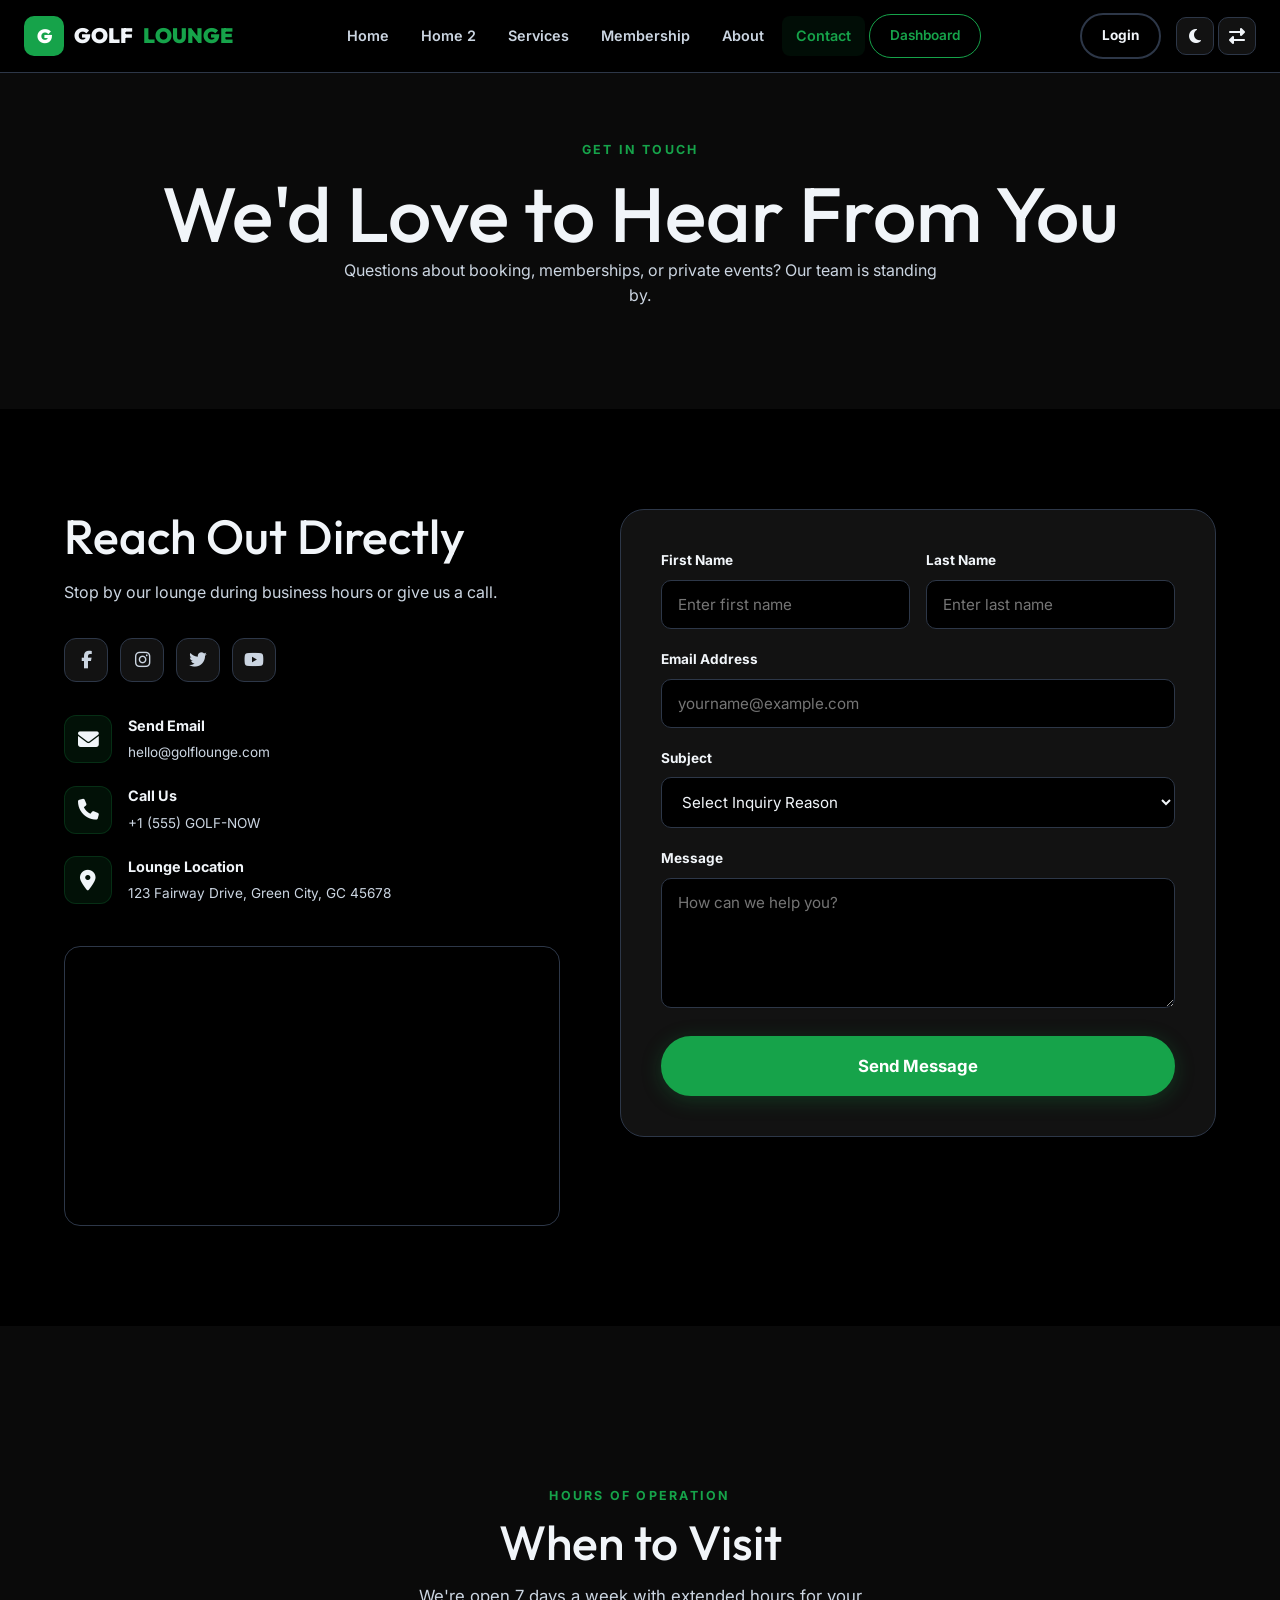
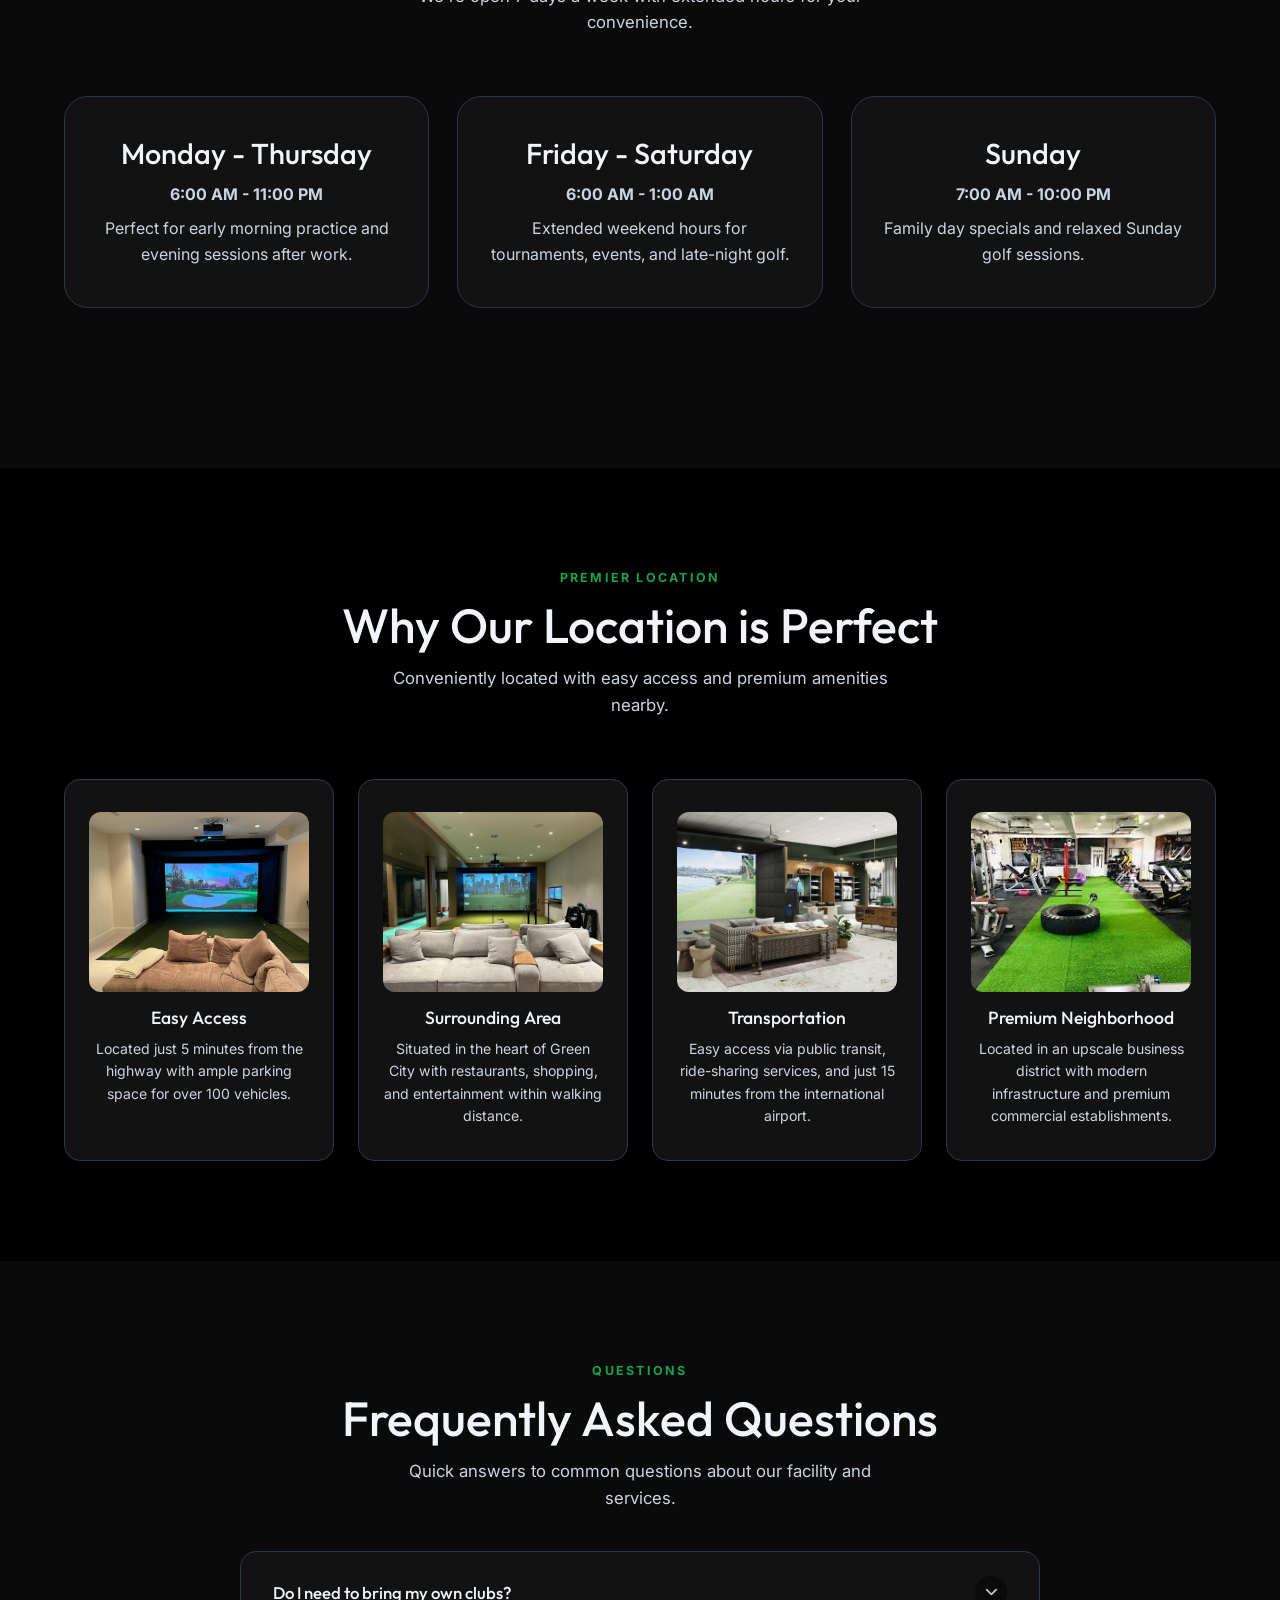
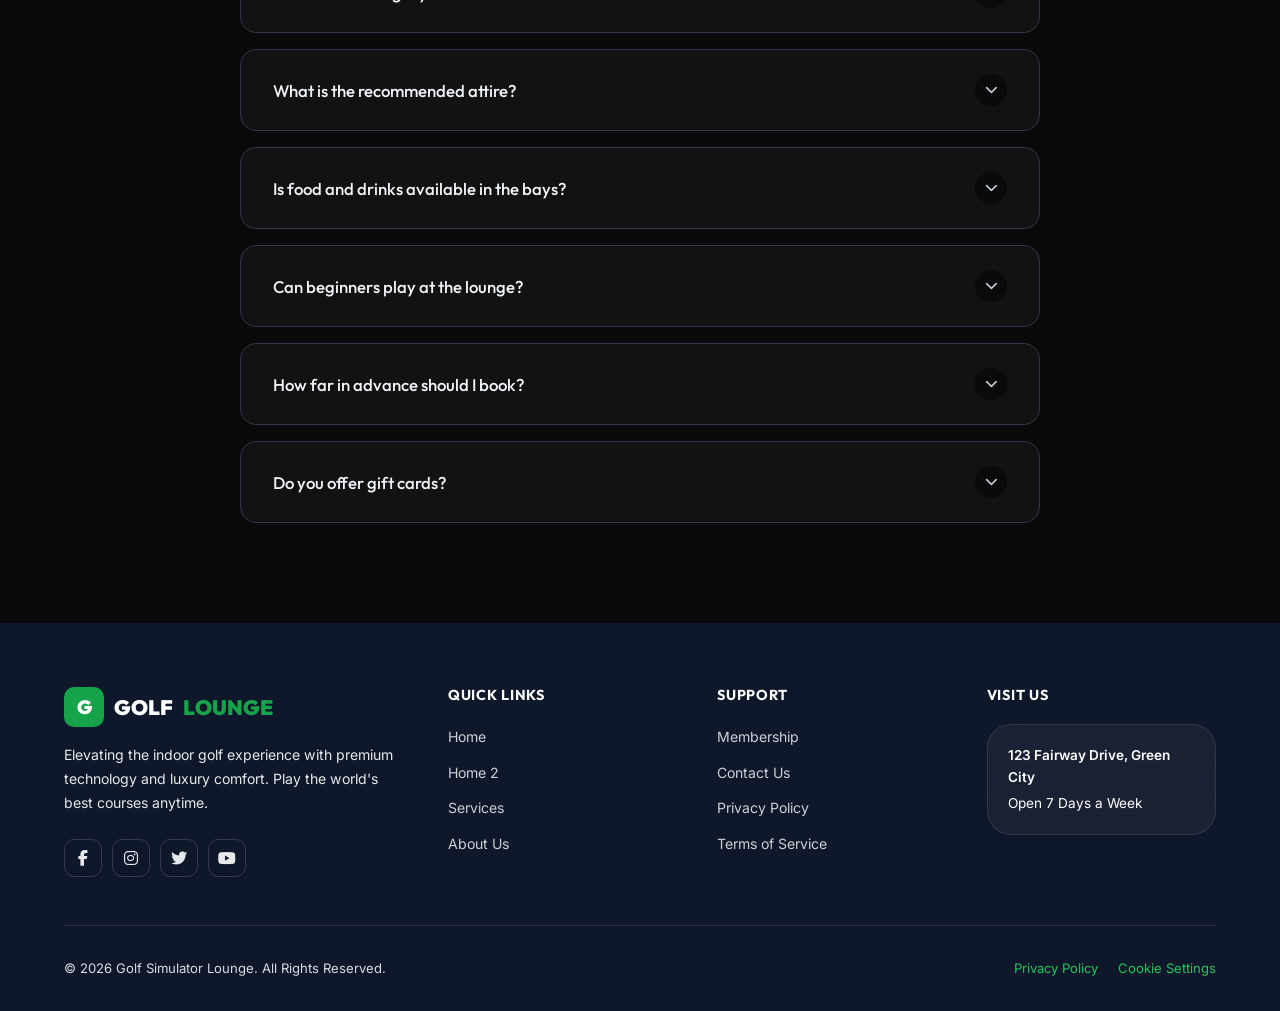
<file: contact.html>
<!DOCTYPE html>
<html lang="en" data-theme="dark">
<head>
    <meta charset="UTF-8">
    <meta name="viewport" content="width=device-width, initial-scale=1.0">
    <title>Contact Us | Indoor Golf Simulator Lounge</title>
    <meta name="description" content="Get in touch with us for bookings, event inquiries, and more. We are here to help you enjoy the best indoor golf experience.">
    <link rel="stylesheet" href="css/style.css">
    <link rel="preconnect" href="https://fonts.googleapis.com">
    <link rel="preconnect" href="https://fonts.gstatic.com" crossorigin>
    <link rel="preconnect" href="https://cdnjs.cloudflare.com">
    <link rel="stylesheet" href="https://cdnjs.cloudflare.com/ajax/libs/font-awesome/6.4.0/css/all.min.css">
    <link rel="icon" href="data:image/svg+xml,<svg xmlns=%22http://www.w3.org/2000/svg%22 viewBox=%220 0 100 100%22><circle cx=%2250%22 cy=%2250%22 r=%2240%22 fill=%22%2316A34A%22/><circle cx=%2250%22 cy=%2250%22 r=%2210%22 fill=%22white%22/></svg>">
</head>
<body>

    <!-- PAGE LOADER -->
    <div id="page-loader">
        <div class="loader-golf">
            <div class="loader-ball"></div>
            <div class="loader-text">CONTACT</div>
            <div class="loader-bar"><div class="loader-bar-fill"></div></div>
        </div>
    </div>

    <!-- NAVBAR -->
    <nav class="navbar">
        <div class="nav-inner">
            <a href="index.html" class="nav-logo">
                <div class="logo-icon">G</div>
                GOLF<span>LOUNGE</span>
            </a>

            <div class="nav-menu">
                <a href="index.html" class="nav-link">Home</a>
                <a href="index2.html" class="nav-link">Home 2</a>
                <a href="services.html" class="nav-link">Services</a>
                <a href="membership.html" class="nav-link">Membership</a>
                <a href="about.html" class="nav-link">About</a>
                <a href="contact.html" class="nav-link">Contact</a>
                <a href="dashboard.html" class="nav-link dashboard-link">Dashboard</a>
            </div>

            <div class="nav-right">
                <div class="nav-cta">
                    <a href="login.html" class="btn btn-secondary nav-btn">Login</a>
                </div>
                <div class="nav-icons">
                    <button class="icon-btn dark-toggle" title="Toggle Dark Mode"><i class="fa-solid fa-moon"></i></button>
                    <button class="icon-btn rtl-toggle" title="Toggle RTL"><i class="fa-solid fa-right-left"></i></button>
                </div>
                <div class="hamburger">
                    <span></span>
                    <span></span>
                    <span></span>
                </div>
            </div>
        </div>
    </nav>

    <!-- MOBILE DRAWER -->
    <div class="mobile-drawer">
        <a href="index.html" class="nav-link">Home</a>
        <a href="index2.html" class="nav-link">Home 2</a>
        <a href="services.html" class="nav-link">Services</a>
        <a href="membership.html" class="nav-link">Membership</a>
        <a href="about.html" class="nav-link">About</a>
        <a href="contact.html" class="nav-link active">Contact</a>
        <a href="dashboard.html" class="nav-link">Dashboard</a>
        <div class="mobile-drawer-cta">
            <a href="login.html" class="btn btn-secondary btn-full">Login</a>
            <div style="display: flex; gap: 8px; margin-top: 10px;">
                <button class="icon-btn dark-toggle btn-full" style="flex: 1;"><i class="fa-solid fa-moon"></i> Theme</button>
                <button class="icon-btn rtl-toggle btn-full" style="flex: 1;"><i class="fa-solid fa-right-left"></i> RTL</button>
            </div>
        </div>
    </div>

    <!-- HEADER -->
    <section class="section" style="padding-top: 140px; background: var(--bg-alt); text-align: center;">
        <div class="container reveal">
            <span class="section-label">GET IN TOUCH</span>
            <h1>We'd Love to Hear From You</h1>
            <p style="max-width: 600px; margin: 0 auto;">Questions about booking, memberships, or private events? Our team is standing by.</p>
        </div>
    </section>

    <!-- CONTACT AREA -->
    <section class="section">
        <div class="container reveal">
            <div class="contact-grid">
                <!-- Info Section -->
                <div class="contact-info">
                    <h2>Reach Out Directly</h2>
                    <p>Stop by our lounge during business hours or give us a call.</p>
                    
                    <div class="contact-socials">
                        <a href="#" class="social-icon" title="Facebook"><i class="fab fa-facebook-f"></i></a>
                        <a href="#" class="social-icon" title="Instagram"><i class="fab fa-instagram"></i></a>
                        <a href="#" class="social-icon" title="Twitter"><i class="fab fa-twitter"></i></a>
                        <a href="#" class="social-icon" title="YouTube"><i class="fab fa-youtube"></i></a>
                    </div>
                    
                    <div class="contact-items">
                        <div class="contact-item">
                            <div class="contact-icon"><i class="fa-solid fa-envelope"></i></div>
                            <div>
                                <strong>Send Email</strong>
                                <span>hello@golflounge.com</span>
                            </div>
                        </div>
                        <div class="contact-item">
                            <div class="contact-icon"><i class="fa-solid fa-phone"></i></div>
                            <div>
                                <strong>Call Us</strong>
                                <span>+1 (555) GOLF-NOW</span>
                            </div>
                        </div>
                        <div class="contact-item">
                            <div class="contact-icon"><i class="fa-solid fa-location-dot"></i></div>
                            <div>
                                <strong>Lounge Location</strong>
                                <span>123 Fairway Drive, Green City, GC 45678</span>
                            </div>
                        </div>
                    </div>
                    
                    <div class="map-embed">
                        <!-- Placeholder Map -->
                        <iframe 
                            src="https://www.google.com/maps/embed?pb=!1m18!1m12!1m3!1d102927.81845610058!2d-115.3150821!3d36.1251953!2m3!1f0!2f0!3f0!3m2!1i1024!2i768!4f13.1!3m3!1m2!1s0x80c8c4383428d4eb%3A0x43e66580ef32416!2sLas%20Vegas%2C%20NV!5e0!3m2!1sen!2sus!4v1712035032537!5m2!1sen!2sus"
                            allowfullscreen="" 
                            loading="lazy" 
                            referrerpolicy="no-referrer-when-downgrade">
                        </iframe>
                    </div>
                </div>

                <!-- Form Section -->
                <div class="contact-form-wrap">
                    <form id="contact-form">
                        <div class="form-row">
                            <div class="form-group">
                                <label class="form-label" for="name">First Name</label>
                                <input type="text" id="name" class="form-input" placeholder="Enter first name" required>
                            </div>
                            <div class="form-group">
                                <label class="form-label" for="lastname">Last Name</label>
                                <input type="text" id="lastname" class="form-input" placeholder="Enter last name" required>
                            </div>
                        </div>
                        <div class="form-group">
                            <label class="form-label" for="email">Email Address</label>
                            <input type="email" id="email" class="form-input" placeholder="yourname@example.com" required>
                        </div>
                        <div class="form-group">
                            <label class="form-label" for="subject">Subject</label>
                            <select id="subject" class="form-select" required>
                                <option value="">Select Inquiry Reason</option>
                                <option value="booking">Bay Booking</option>
                                <option value="membership">Membership Plans</option>
                                <option value="corporate">Corporate Event</option>
                                <option value="other">Other</option>
                            </select>
                        </div>
                        <div class="form-group">
                            <label class="form-label" for="message">Message</label>
                            <textarea id="message" class="form-textarea" placeholder="How can we help you?" required></textarea>
                        </div>
                        <button type="submit" class="btn btn-primary btn-full btn-lg">Send Message</button>
                    </form>
                </div>
            </div>
        </div>
    </section>

    <!-- NEW SECTION 1: BUSINESS HOURS -->
    <section class="section hours-section" style="background: var(--bg-alt);">
        <div class="container">
            <div class="section-center reveal">
                <span class="section-label">HOURS OF OPERATION</span>
                <h2 class="section-title">When to Visit</h2>
                <p class="section-sub">We're open 7 days a week with extended hours for your convenience.</p>
            </div>

            <div class="services-grid">
                <div class="service-card reveal">
                    <div style="padding: 40px 32px;">
                        <h3>Monday - Thursday</h3>
                        <p style="margin-top: 12px;"><strong>6:00 AM - 11:00 PM</strong></p>
                        <p style="margin-top: 8px;">Perfect for early morning practice and evening sessions after work.</p>
                    </div>
                </div>
                <div class="service-card reveal">
                    <div style="padding: 40px 32px;">
                        <h3>Friday - Saturday</h3>
                        <p style="margin-top: 12px;"><strong>6:00 AM - 1:00 AM</strong></p>
                        <p style="margin-top: 8px;">Extended weekend hours for tournaments, events, and late-night golf.</p>
                    </div>
                </div>
                <div class="service-card reveal">
                    <div style="padding: 40px 32px;">
                        <h3>Sunday</h3>
                        <p style="margin-top: 12px;"><strong>7:00 AM - 10:00 PM</strong></p>
                        <p style="margin-top: 8px;">Family day specials and relaxed Sunday golf sessions.</p>
                    </div>
                </div>
            </div>
        </div>
    </section>

    <!-- NEW SECTION 2: LOCATION HIGHLIGHTS -->
    <section class="section">
        <div class="container">
            <div class="section-center reveal">
                <span class="section-label">PREMIER LOCATION</span>
                <h2 class="section-title">Why Our Location is Perfect</h2>
                <p class="section-sub">Conveniently located with easy access and premium amenities nearby.</p>
            </div>

            <div class="features-grid">
                <div class="feature-card reveal">
                    <img src="img/WhatsApp Image 2026-04-02 at 11.08.09 AM (2).jpeg" alt="Easy Access" style="width: 100%; height: 180px; object-fit: cover; border-radius: 12px; margin-bottom: 16px;">
                    <h3 style="text-align: center;">Easy Access</h3>
                    <p style="text-align: center;">Located just 5 minutes from the highway with ample parking space for over 100 vehicles.</p>
                </div>
                <div class="feature-card reveal">
                    <img src="img/WhatsApp Image 2026-04-02 at 11.08.10 AM (2).jpeg" alt="Surrounding Area" style="width: 100%; height: 180px; object-fit: cover; border-radius: 12px; margin-bottom: 16px;">
                    <h3 style="text-align: center;">Surrounding Area</h3>
                    <p style="text-align: center;">Situated in the heart of Green City with restaurants, shopping, and entertainment within walking distance.</p>
                </div>
                <div class="feature-card reveal">
                    <img src="img/WhatsApp Image 2026-04-02 at 11.08.11 AM.jpeg" alt="Transportation" style="width: 100%; height: 180px; object-fit: cover; border-radius: 12px; margin-bottom: 16px;">
                    <h3 style="text-align: center;">Transportation</h3>
                    <p style="text-align: center;">Easy access via public transit, ride-sharing services, and just 15 minutes from the international airport.</p>
                </div>
                <div class="feature-card reveal">
                    <img src="img/images.jpg" alt="Premium Neighborhood" style="width: 100%; height: 180px; object-fit: cover; border-radius: 12px; margin-bottom: 16px;">
                    <h3 style="text-align: center;">Premium Neighborhood</h3>
                    <p style="text-align: center;">Located in an upscale business district with modern infrastructure and premium commercial establishments.</p>
                </div>
            </div>
        </div>
    </section>

    <!-- NEW SECTION 3: FAQ -->
    <section class="section" style="background: var(--bg-alt);">
        <div class="container">
            <div class="section-center reveal">
                <span class="section-label">QUESTIONS</span>
                <h2 class="section-title">Frequently Asked Questions</h2>
                <p class="section-sub">Quick answers to common questions about our facility and services.</p>
            </div>

            <div class="faq-accordion">
                <div class="faq-item reveal">
                    <div class="faq-header">
                        <h4>Do I need to bring my own clubs?</h4>
                        <div class="faq-icon"><i class="fas fa-chevron-down"></i></div>
                    </div>
                    <div class="faq-body">
                        <div class="faq-content">
                            <p>No, we provide premium club sets for all skill levels at no extra charge. You're also more than welcome to bring your own clubs if you prefer to practice with your personal gear.</p>
                        </div>
                    </div>
                </div>
                <div class="faq-item reveal">
                    <div class="faq-header">
                        <h4>What is the recommended attire?</h4>
                        <div class="faq-icon"><i class="fas fa-chevron-down"></i></div>
                    </div>
                    <div class="faq-body">
                        <div class="faq-content">
                            <p>Casual golf attire or comfortable athletic wear is preferred. To protect our simulation turf, we ask that you do not wear metal spikes; clean sneakers or soft-spiked golf shoes are perfect.</p>
                        </div>
                    </div>
                </div>
                <div class="faq-item reveal">
                    <div class="faq-header">
                        <h4>Is food and drinks available in the bays?</h4>
                        <div class="faq-icon"><i class="fas fa-chevron-down"></i></div>
                    </div>
                    <div class="faq-body">
                        <div class="faq-content">
                            <p>Yes! Our full restaurant and bar menu is available. You can order gourmet meals, snacks, and specialized cocktails directly to your private bay using our digital ordering system.</p>
                        </div>
                    </div>
                </div>
                <div class="faq-item reveal">
                    <div class="faq-header">
                        <h4>Can beginners play at the lounge?</h4>
                        <div class="faq-icon"><i class="fas fa-chevron-down"></i></div>
                    </div>
                    <div class="faq-body">
                        <div class="faq-content">
                            <p>Absolutely! Our simulators are pre-loaded with "Fun Modes" and games perfect for newcomers. We also offer beginner coaching programs to help you build confidence and learn basic mechanics.</p>
                        </div>
                    </div>
                </div>
                <div class="faq-item reveal">
                    <div class="faq-header">
                        <h4>How far in advance should I book?</h4>
                        <div class="faq-icon"><i class="fas fa-chevron-down"></i></div>
                    </div>
                    <div class="faq-body">
                        <div class="faq-content">
                            <p>We recommend booking 2-3 days in advance for peak times like weekend evenings. Members enjoy priority access and can book up to 30 days in advance.</p>
                        </div>
                    </div>
                </div>
                <div class="faq-item reveal">
                    <div class="faq-header">
                        <h4>Do you offer gift cards?</h4>
                        <div class="faq-icon"><i class="fas fa-chevron-down"></i></div>
                    </div>
                    <div class="faq-body">
                        <div class="faq-content">
                            <p>Yes! We offer digital and physical gift cards in any denomination. They can be redeemed for bay rentals, professional lessons, or merchandise in our pro shop.</p>
                        </div>
                    </div>
                </div>
            </div>
        </div>
    </section>

    <!-- FOOTER -->
    <footer>
        <div class="container">
            <div class="footer-grid">
                <div class="footer-brand">
                    <a href="index.html" class="nav-logo">
                        <div class="logo-icon">G</div>
                        GOLF<span>LOUNGE</span>
                    </a>
                    <p>Elevating the indoor golf experience with premium technology and luxury comfort. Play the world's best courses anytime.</p>
                    <div class="footer-socials">
                        <a href="#" class="footer-social" title="Facebook"><i class="fab fa-facebook-f"></i></a>
                        <a href="#" class="footer-social" title="Instagram"><i class="fab fa-instagram"></i></a>
                        <a href="#" class="footer-social" title="Twitter"><i class="fab fa-twitter"></i></a>
                        <a href="#" class="footer-social" title="YouTube"><i class="fab fa-youtube"></i></a>
                    </div>
                </div>

                <div class="footer-col">
                    <h4>QUICK LINKS</h4>
                    <ul>
                        <li><a href="index.html">Home</a></li>
                        <li><a href="index2.html">Home 2</a></li>
                        <li><a href="services.html">Services</a></li>
                        <li><a href="about.html">About Us</a></li>
                    </ul>
                </div>

                <div class="footer-col">
                    <h4>SUPPORT</h4>
                    <ul>
                        <li><a href="membership.html">Membership</a></li>
                        <li><a href="contact.html">Contact Us</a></li>
                        <li><a href="#">Privacy Policy</a></li>
                        <li><a href="#">Terms of Service</a></li>
                    </ul>
                </div>

                <div class="footer-col">
                    <h4>VISIT US</h4>
                    <div class="glass-card" style="padding: 20px; margin-top: 16px;">
                        <p style="font-size: 0.85rem; color: #fff; font-weight: 600;">123 Fairway Drive, Green City</p>
                        <p style="font-size: 0.85rem; color: #fff; margin-top: 4px;">Open 7 Days a Week</p>
                    </div>
                </div>
            </div>

            <div class="footer-bottom">
                <div>&copy; 2026 Golf Simulator Lounge. All Rights Reserved.</div>
                <div>
                    <a href="#">Privacy Policy</a>
                    <a href="#">Cookie Settings</a>
                </div>
            </div>
        </div>
    </footer>

    <button id="back-to-top" class="back-to-top" title="Back to Top">
        <i class="fas fa-chevron-up"></i>
    </button>
    <script src="js/main.js"></script>
</body>
</html>
</file>
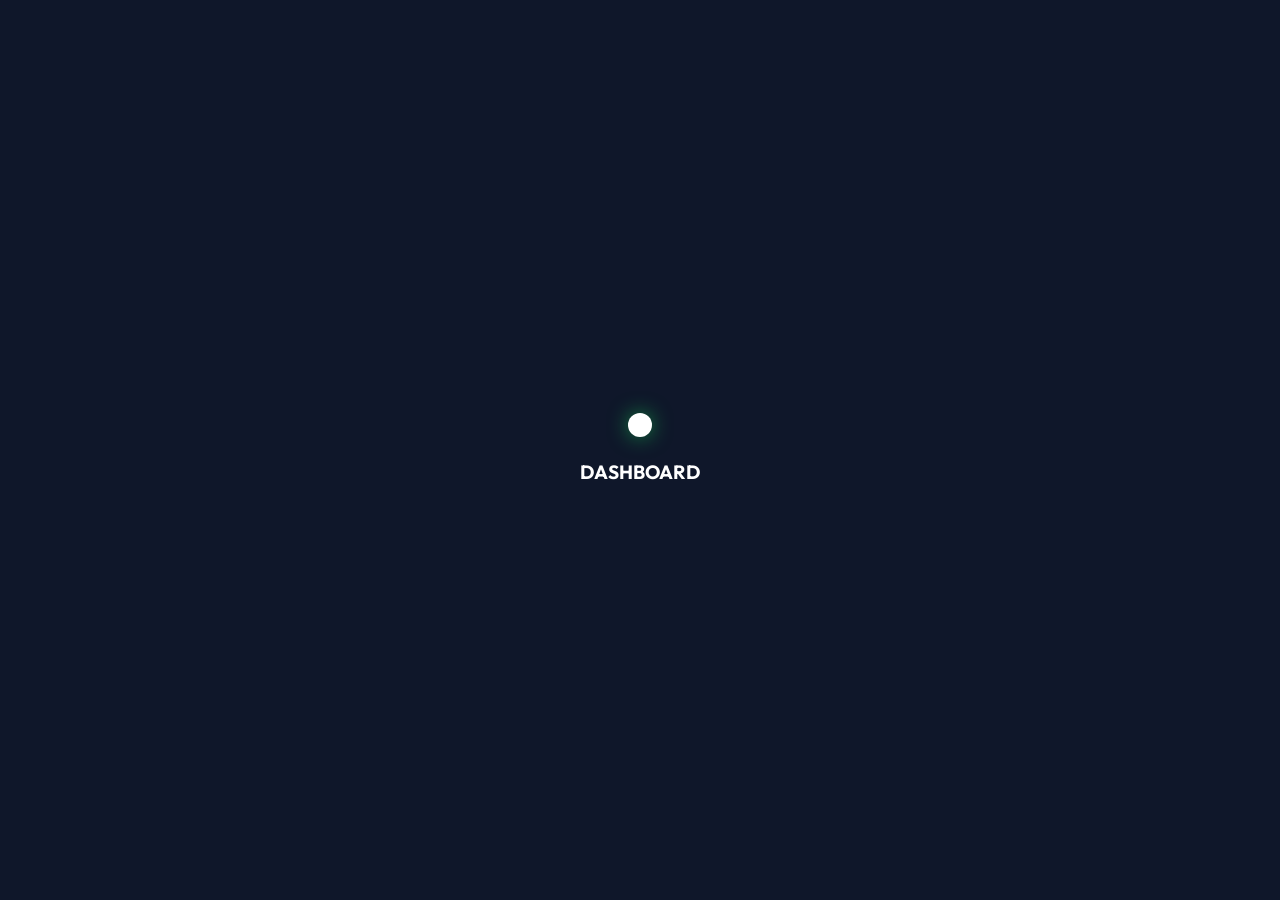
<file: dashboard.html>
<!DOCTYPE html>
<html lang="en" data-theme="dark">

<head>
    <meta charset="UTF-8">
    <meta name="viewport" content="width=device-width, initial-scale=1.0">
    <title>Member Dashboard | Golf Simulator Lounge</title>
    <link rel="stylesheet" href="css/style.css">
    <link rel="preconnect" href="https://fonts.googleapis.com">
    <link rel="preconnect" href="https://fonts.gstatic.com" crossorigin>
    <link rel="preconnect" href="https://cdnjs.cloudflare.com">
    <link rel="stylesheet" href="https://cdnjs.cloudflare.com/ajax/libs/font-awesome/6.4.0/css/all.min.css">
    <link rel="icon"
        href="data:image/svg+xml,<svg xmlns=%22http://www.w3.org/2000/svg%22 viewBox=%220 0 100 100%22><circle cx=%2250%22 cy=%2250%22 r=%2240%22 fill=%22%2316A34A%22/><circle cx=%2250%22 cy=%2250%22 r=%2210%22 fill=%22white%22/></svg>">
    <style>
        :root {
            --sidebar-w: 260px;
            --topbar-h: 72px;
        }

        body {
            display: flex;
            min-height: 100vh;
            background: var(--bg);
            overflow: hidden;
        }

        .dashboard-sidebar {
            width: var(--sidebar-w);
            height: 100vh;
            background: var(--card);
            border-right: 1px solid var(--border);
            display: flex;
            flex-direction: column;
            z-index: 100;
            transition: transform 0.3s ease;
        }

        .sidebar-header {
            height: var(--topbar-h);
            padding: 0 24px;
            display: flex;
            align-items: center;
            border-bottom: 1px solid var(--border);
        }

        .sidebar-menu {
            flex: 1;
            padding: 20px 12px;
            overflow-y: auto;
            display: flex;
            flex-direction: column;
            gap: 4px;
        }

        .sidebar-section-title {
            font-size: 0.7rem;
            font-weight: 800;
            color: var(--text-muted);
            padding: 16px 16px 8px;
            letter-spacing: 0.1em;
            text-transform: uppercase;
        }

        .sidebar-link {
            display: flex;
            align-items: center;
            gap: 12px;
            padding: 12px 16px;
            border-radius: var(--radius-sm);
            font-size: 0.9rem;
            font-weight: 600;
            color: var(--text-muted);
            transition: all 0.3s ease;
            cursor: pointer;
        }

        .sidebar-link:hover,
        .sidebar-link.active {
            background: rgba(22, 163, 74, 0.1);
            color: var(--green);
        }

        .dashboard-main {
            flex: 1;
            display: flex;
            flex-direction: column;
            height: 100vh;
            overflow: hidden;
        }

        .topbar {
            height: var(--topbar-h);
            background: var(--card);
            border-bottom: 1px solid var(--border);
            display: flex;
            align-items: center;
            justify-content: space-between;
            padding: 0 32px;
        }

        .content-scroll {
            flex: 1;
            overflow-y: auto;
            padding: 32px;
            background: var(--bg-alt);
        }

        .dashboard-panel {
            display: none;
        }

        .dashboard-panel.active {
            display: block;
            animation: fadeIn 0.4s ease;
        }

        @keyframes fadeIn {
            from {
                opacity: 0;
                transform: translateY(10px);
            }

            to {
                opacity: 1;
                transform: translateY(0);
            }
        }

        .dash-grid {
            display: grid;
            grid-template-columns: repeat(4, 1fr);
            gap: 24px;
            margin-bottom: 32px;
        }

        .dash-card {
            background: var(--card);
            padding: 24px;
            border-radius: var(--radius);
            border: 1px solid var(--border);
        }

        .viz-grid {
            display: grid;
            grid-template-columns: 2fr 1fr;
            gap: 24px;
            margin-bottom: 32px;
        }

        .viz-box {
            background: var(--card);
            padding: 24px;
            border-radius: var(--radius);
            border: 1px solid var(--border);
            margin-bottom: 24px;
        }

        .recent-table {
            width: 100%;
            border-collapse: collapse;
        }

        .recent-table th {
            text-align: left;
            padding: 12px 16px;
            font-size: 0.75rem;
            color: var(--text-muted);
            border-bottom: 1px solid var(--border);
        }

        .recent-table td {
            padding: 16px;
            font-size: 0.9rem;
            border-bottom: 1px solid var(--border);
        }

        .notif-item {
            display: flex;
            gap: 16px;
            padding: 16px;
            border-bottom: 1px solid var(--border);
            transition: background 0.3s;
            cursor: pointer;
        }

        .notif-item:hover {
            background: var(--bg-alt);
        }

        .notif-icon {
            width: 40px;
            height: 40px;
            border-radius: 50%;
            background: var(--green);
            display: flex;
            align-items: center;
            justify-content: center;
            color: #fff;
            font-size: 1.2rem;
        }

        /* Hamburger Menu Styles */
        .hamburger {
            display: none;
            flex-direction: column;
            cursor: pointer;
            padding: 12px;
            border-radius: 8px;
            transition: all 0.3s ease;
        }

        .hamburger:hover {
            background: rgba(22, 163, 74, 0.1);
        }

        .hamburger span {
            width: 25px;
            height: 3px;
            background: var(--text);
            margin: 3px 0;
            transition: 0.3s;
            border-radius: 2px;
        }

        .hamburger:hover span {
            background: var(--green);
        }

        .hamburger:active {
            transform: scale(0.95);
        }

        /* Mobile Drawer Styles */
        .mobile-drawer {
            position: fixed;
            top: 0;
            left: 0;
            width: 100vw;
            height: 100vh;
            z-index: 2000;
            pointer-events: none;
            transition: all 0.3s ease;
        }

        .mobile-drawer.open {
            pointer-events: all;
        }

        .drawer-backdrop {
            position: absolute;
            top: 0;
            left: 0;
            width: 100%;
            height: 100%;
            background: rgba(0, 0, 0, 0.5);
            opacity: 0;
            transition: opacity 0.3s ease;
            pointer-events: none;
        }

        .mobile-drawer.open .drawer-backdrop {
            opacity: 1;
            pointer-events: all;
        }

        .drawer-content {
            position: absolute;
            top: 0;
            left: -100%;
            width: 320px;
            height: 100vh;
            background: var(--card);
            border-right: 1px solid var(--border);
            box-shadow: 2px 0 10px rgba(0, 0, 0, 0.1);
            overflow-y: auto;
            transition: left 0.3s ease;
        }

        .mobile-drawer.open .drawer-content {
            left: 0;
        }

        .drawer-header {
            padding: 20px;
            border-bottom: 1px solid var(--border);
            display: flex;
            justify-content: space-between;
            align-items: center;
            background: var(--bg-alt);
        }

        .drawer-close {
            background: none;
            border: none;
            color: var(--text);
            font-size: 1.5rem;
            cursor: pointer;
            padding: 5px;
            border-radius: 50%;
            width: 32px;
            height: 32px;
            display: flex;
            align-items: center;
            justify-content: center;
        }

        .drawer-close:hover {
            background: var(--bg);
            color: var(--green);
        }

        /* User Profile Section */
        .user-profile-section {
            padding: 20px;
            border-bottom: 1px solid var(--border);
            background: var(--bg-alt);
            text-align: center;
        }

        .user-actions .icon-btn {
            width: 40px;
            height: 40px;
            border-radius: 50%;
            background: var(--card);
            border: 1px solid var(--border);
            display: flex;
            align-items: center;
            justify-content: center;
            cursor: pointer;
            transition: all 0.3s ease;
            font-size: 1.1rem;
        }

        .user-actions .icon-btn:hover {
            background: rgba(22, 163, 74, 0.1);
            color: var(--green);
        }

        /* Profile Panel Styles */
        .profile-header {
            display: flex;
            align-items: center;
            gap: 24px;
            margin-bottom: 32px;
            background: var(--card);
            padding: 32px;
            border-radius: var(--radius);
            border: 1px solid var(--border);
        }

        .profile-avatar-large {
            width: 100px;
            height: 100px;
            border-radius: 50%;
            background: var(--green);
            display: flex;
            align-items: center;
            justify-content: center;
            font-size: 3rem;
            color: #fff;
            border: 4px solid var(--border);
            overflow: hidden;
        }

        .profile-info h2 {
            margin: 0;
            font-size: 1.8rem;
        }

        .profile-info p {
            color: var(--text-muted);
            margin: 4px 0 12px;
        }

        .profile-stats {
            display: flex;
            gap: 24px;
        }

        .profile-stat-item {
            text-align: center;
        }

        .profile-stat-value {
            display: block;
            font-weight: 800;
            font-size: 1.2rem;
            color: var(--green);
        }

        .profile-stat-label {
            font-size: 0.7rem;
            text-transform: uppercase;
            color: var(--text-muted);
        }

        .welcome-sentence h2 {
            margin-bottom: 0;
            font-size: 1.5rem;
        }

        .welcome-sentence p {
            font-weight: 500;
        }

        /* Slider Styles */
        .slider-section {
            padding: 20px;
            border-bottom: 1px solid var(--border);
            background: var(--bg);
        }

        .slider-section h4 {
            margin: 0 0 16px 0;
            font-size: 0.9rem;
            color: var(--text-muted);
            text-transform: uppercase;
            letter-spacing: 0.05em;
        }

        .stats-slider {
            position: relative;
            height: 120px;
            overflow: hidden;
            border-radius: var(--radius);
            background: var(--card);
            border: 1px solid var(--border);
        }

        .slide {
            position: absolute;
            top: 0;
            left: 0;
            width: 100%;
            height: 100%;
            display: flex;
            align-items: center;
            justify-content: center;
            opacity: 0;
            transition: opacity 0.5s ease;
        }

        .slide.active {
            opacity: 1;
        }

        .stat-item {
            text-align: center;
            padding: 20px;
        }

        .stat-number {
            display: block;
            font-size: 2.5rem;
            font-weight: 800;
            color: var(--green);
            line-height: 1;
        }

        .stat-label {
            display: block;
            font-size: 0.8rem;
            color: var(--text-muted);
            margin-top: 8px;
            text-transform: uppercase;
            letter-spacing: 0.05em;
        }

        .slider-dots {
            display: flex;
            justify-content: center;
            gap: 8px;
            margin-top: 12px;
        }

        .dot {
            width: 8px;
            height: 8px;
            border-radius: 50%;
            background: var(--border);
            cursor: pointer;
            transition: all 0.3s ease;
        }

        .dot.active {
            background: var(--green);
            width: 24px;
            border-radius: 4px;
        }

        /* Drawer Menu */
        .drawer-menu {
            padding: 20px 0;
        }

        .drawer-link {
            display: flex;
            align-items: center;
            gap: 12px;
            padding: 12px 20px;
            color: var(--text-muted);
            text-decoration: none;
            transition: all 0.3s ease;
            font-size: 0.9rem;
        }

        .drawer-link:hover {
            background: rgba(22, 163, 74, 0.1);
            color: var(--green);
        }

        .drawer-link.active {
            background: rgba(22, 163, 74, 0.1);
            color: var(--green);
        }

        .drawer-footer {
            padding: 20px;
            border-top: 1px solid var(--border);
            margin-top: auto;
        }

        .logout-link {
            color: #ef4444 !important;
        }

        .logout-link:hover {
            background: rgba(239, 68, 68, 0.1) !important;
            color: #ef4444 !important;
        }

        /* Responsive Hamburger */
        @media (max-width: 1024px) {
            .dash-grid {
                grid-template-columns: repeat(2, 1fr);
                gap: 16px;
            }

            .viz-grid {
                grid-template-columns: 1fr;
                gap: 16px;
            }

            .dash-card {
                padding: 16px;
            }

            .viz-box {
                padding: 16px;
            }

            /* Show hamburger on tablet */
            .hamburger {
                display: flex !important;
                cursor: pointer;
                z-index: 1001;
            }

            /* Hide topbar right elements on tablet */
            .topbar-right {
                display: none !important;
            }

            /* Ensure drawer is functional */
            .mobile-drawer {
                z-index: 2000;
            }
        }

        @media (max-width: 768px) {
            .hamburger {
                display: flex !important;
                cursor: pointer;
                z-index: 1001;
            }

            .dashboard-sidebar {
                transform: translateX(-100%);
                position: fixed;
                height: 100vh;
                z-index: 1000;
            }

            .dashboard-sidebar.open {
                transform: translateX(0);
            }

            .dashboard-main {
                margin-left: 0;
            }

            /* Hide topbar right elements on mobile */
            .topbar>div:last-child {
                display: none;
            }

            /* Mobile Dashboard Fixes */
            .dash-grid {
                grid-template-columns: 1fr;
                gap: 12px;
                margin-bottom: 20px;
            }

            .viz-grid {
                grid-template-columns: 1fr;
                gap: 12px;
                margin-bottom: 20px;
            }

            .dash-card {
                padding: 12px;
                min-height: auto;
            }

            .viz-box {
                padding: 12px;
                overflow-x: auto;
            }

            /* Mobile Tables */
            .recent-table {
                font-size: 0.8rem;
                overflow-x: auto;
                display: block;
            }

            .recent-table thead,
            .recent-table tbody,
            .recent-table th,
            .recent-table td,
            .recent-table tr {
                display: block;
                width: 100%;
            }

            .recent-table thead tr {
                position: absolute;
                top: -9999px;
                left: -9999px;
            }

            .recent-table tr {
                border: 1px solid var(--border);
                margin-bottom: 12px;
                border-radius: var(--radius);
                padding: 12px;
                background: var(--card);
                display: block;
                width: 100%;
                box-sizing: border-box;
            }

            .recent-table td {
                border: none;
                border-bottom: 1px solid var(--border);
                position: relative;
                padding-left: 50%;
                padding-bottom: 8px;
                padding-top: 8px;
                white-space: normal;
                text-align: left;
                display: block;
                width: 100%;
                box-sizing: border-box;
                word-wrap: break-word;
                overflow-wrap: break-word;
            }

            .recent-table td:last-child {
                border-bottom: none;
            }

            .recent-table td:before {
                position: absolute;
                top: 8px;
                left: 12px;
                width: 45%;
                padding-right: 10px;
                white-space: nowrap;
                text-align: left;
                font-weight: bold;
                color: var(--text-muted);
                content: attr(data-label);
                display: block;
            }

            .recent-table td a {
                display: inline-block;
                word-wrap: break-word;
                white-space: normal;
            }

            /* Mobile Forms */
            .form-input,
            .form-select {
                min-width: 0;
                width: 100%;
                font-size: 16px;
                /* Prevents zoom on iOS */
            }

            /* Mobile Charts */
            canvas {
                max-width: 100%;
                height: auto !important;
            }

            /* Mobile Notifications */
            .notif-item {
                padding: 12px;
                flex-direction: column;
                gap: 8px;
            }
        }

        @media (max-width: 480px) {
            .container {
                padding: 0 12px;
            }

            .topbar {
                padding: 12px;
            }

            .dash-card {
                padding: 10px;
            }

            .viz-box {
                padding: 10px;
            }

            .stat-number {
                font-size: 2rem;
            }

            .mobile-drawer {
                width: 280px;
            }
        }
    </style>
</head>

<body class="dashboard-page">

    <div id="page-loader">
        <div class="loader-golf">
            <div class="loader-ball"></div>
            <div class="loader-text">DASHBOARD</div>
        </div>
    </div>

    <!-- SIDEBAR -->
    <aside class="dashboard-sidebar">
        <div class="sidebar-header">
            <a href="index.html" class="nav-logo">
                <div class="logo-icon" style="width: 32px; height: 32px; border-radius: 8px;">G</div>
                GOLF<span>LOUNGE</span>
            </a>
        </div>

        <div class="sidebar-menu">
            <div class="sidebar-section-title">CLUB CORE</div>
            <div class="sidebar-link active" data-panel="overview-panel"><span><i
                        class="fa-solid fa-chart-simple"></i></span> Dashboard</div>
            <div class="sidebar-link" data-panel="booking-panel"><span><i class="fa-solid fa-flag-checkered"></i></span>
                Book a Bay</div>
            <div class="sidebar-link" data-panel="my-bookings-panel"><span><i
                        class="fa-solid fa-calendar-days"></i></span> My Bookings</div>
            <div class="sidebar-link" data-panel="history-panel"><span><i
                        class="fa-solid fa-clock-rotate-left"></i></span> Game History</div>

            <div class="sidebar-section-title">ACCOUNT & HELP</div>
            <div class="sidebar-link" data-panel="profile-panel"><span><i class="fa-solid fa-user"></i></span> Profile
            </div>
            <div class="sidebar-link" data-panel="membership-panel"><span><i class="fa-solid fa-id-card"></i></span>
                Membership</div>
            <div class="sidebar-link" data-panel="notifications-panel"><span><i class="fa-solid fa-bell"></i></span>
                Notifications</div>
            <div class="sidebar-link" data-panel="settings-panel"><span><i class="fa-solid fa-gear"></i></span> Settings
            </div>
        </div>

        <div class="sidebar-footer" style="padding: 20px; border-top: 1px solid var(--border);">
            <a href="index.html" class="sidebar-link" style="color: #ef4444;"><span><i
                        class="fa-solid fa-right-from-bracket"></i></span> Logout</a>
        </div>
    </aside>

    <!-- CONTENT -->
    <main class="dashboard-main">
        <header class="topbar">
            <div style="display: flex; align-items: center; gap: 16px;">
                <div class="hamburger" id="dashboard-hamburger">
                    <span></span>
                    <span></span>
                    <span></span>
                </div>
                <div class="welcome-sentence">
                    <h2>Welcome back, Alex!</h2>

                </div>
            </div>
            <div class="topbar-right" style="display: flex; gap: 12px; align-items: center;">
                <button class="icon-btn rtl-toggle" title="Toggle RTL"><i class="fa-solid fa-right-left"></i></button>
                <button class="icon-btn dark-toggle" title="Toggle Dark Mode"><i class="fa-solid fa-moon"></i></button>
                <div class="user-profile-trigger" data-panel="profile-panel"
                    style="display: flex; align-items: center; gap: 10px; cursor: pointer; padding: 4px 12px; border: 1px solid var(--border); border-radius: 40px; background: var(--bg-alt); transition: all 0.3s ease;">
                    <div
                        style="width: 32px; height: 32px; border-radius: 50%; background: var(--green); color: white; display: flex; align-items: center; justify-content: center; font-weight: bold; overflow: hidden;">
                        <img src="img/avatar.png" alt="User Avatar"
                            style="width: 100%; height: 100%; object-fit: cover;">
                    </div>
                    <span style="font-size: 0.85rem; font-weight: 600;" class="hide-mobile">Alex Johnson</span>
                </div>
            </div>
        </header>

        <!-- DASHBOARD HAMBURGER MENU -->
        <div class="mobile-drawer" id="dashboard-mobile-drawer">
            <div class="drawer-backdrop" id="drawer-backdrop"></div>
            <div class="drawer-content">
                <div class="drawer-header">
                    <a href="index.html" class="nav-logo" style="text-decoration: none;">
                        <div class="logo-icon"
                            style="width: 32px; height: 32px; border-radius: 8px; display: flex; align-items: center; justify-content: center; background: var(--green); color: #fff; font-weight: 800;">
                            G</div>
                        GOLF<span style="color: var(--green);">LOUNGE</span>
                    </a>
                    <button class="drawer-close" id="drawer-close-btn"><i class="fa-solid fa-xmark"></i></button>
                </div>

                <!-- USER PROFILE SECTION (FOR MOBILE/TABLET) -->
                <div class="user-profile-section">
                    <div style="width: 80px; height: 80px; border-radius: 50%; background: var(--green); margin: 0 auto 15px; overflow: hidden; border: 3px solid var(--border);">
                        <img src="img/avatar.png" alt="User Avatar" style="width: 100%; height: 100%; object-fit: cover;">
                    </div>
                    <h3 style="margin: 0; font-size: 1.2rem;">Alex Johnson</h3>
                    <p style="font-size: 0.85rem; color: var(--text-muted); margin: 5px 0 15px;">Gold Member</p>
                    <div style="display: flex; justify-content: center; gap: 20px; padding: 12px; background: var(--bg); border-radius: 12px; border: 1px solid var(--border);">
                        <div style="text-align: center;">
                            <span style="display: block; font-weight: 800; color: var(--green); font-size: 1.1rem;">128</span>
                            <span style="font-size: 0.6rem; text-transform: uppercase; color: var(--text-muted);">Games</span>
                        </div>
                        <div style="text-align: center;">
                            <span style="display: block; font-weight: 800; color: var(--green); font-size: 1.1rem;">74.2</span>
                            <span style="font-size: 0.6rem; text-transform: uppercase; color: var(--text-muted);">Avg</span>
                        </div>
                        <div style="text-align: center;">
                            <span style="display: block; font-weight: 800; color: var(--green); font-size: 1.1rem;">+1.2</span>
                            <span style="font-size: 0.6rem; text-transform: uppercase; color: var(--text-muted);">Hcp</span>
                        </div>
                    </div>
                </div>

                <!-- QUICK SETTINGS -->
                <div style="padding: 15px 20px; border-bottom: 1px solid var(--border); display: flex; gap: 10px; background: var(--bg-alt);">
                    <button class="icon-btn dark-toggle btn-full" title="Toggle Theme" style="flex: 1; height: 44px; display: flex; align-items: center; justify-content: center; gap: 8px; background: var(--card); border: 1px solid var(--border); border-radius: 8px; cursor: pointer; color: var(--text);">
                        <i class="fa-solid fa-moon"></i> Theme
                    </button>
                    <button class="icon-btn rtl-toggle btn-full" title="Toggle RTL" style="flex: 1; height: 44px; display: flex; align-items: center; justify-content: center; gap: 8px; background: var(--card); border: 1px solid var(--border); border-radius: 8px; cursor: pointer; color: var(--text);">
                        <i class="fa-solid fa-right-left"></i> RTL
                    </button>
                </div>

                <!-- MENU LINKS -->
                <div class="drawer-menu">
                    <a href="#" class="drawer-link" data-panel="overview-panel"><i class="fa-solid fa-chart-simple"></i>
                        Dashboard</a>
                    <a href="#" class="drawer-link" data-panel="profile-panel"><i class="fa-solid fa-user"></i>
                        Profile</a>
                    <a href="#" class="drawer-link" data-panel="booking-panel"><i
                            class="fa-solid fa-flag-checkered"></i> Book a Bay</a>
                    <a href="#" class="drawer-link" data-panel="my-bookings-panel"><i
                            class="fa-solid fa-calendar-days"></i> My Bookings</a>
                    <a href="#" class="drawer-link" data-panel="history-panel"><i
                            class="fa-solid fa-clock-rotate-left"></i> Game History</a>
                    <a href="#" class="drawer-link" data-panel="membership-panel"><i class="fa-solid fa-id-card"></i>
                        Membership</a>
                    <a href="#" class="drawer-link" data-panel="notifications-panel"><i class="fa-solid fa-bell"></i>
                        Notifications</a>
                    <a href="#" class="drawer-link" data-panel="settings-panel"><i class="fa-solid fa-gear"></i>
                        Settings</a>
                </div>

                <!-- LOGOUT -->
                <div class="drawer-footer">
                    <a href="index.html" class="drawer-link logout-link"><i class="fa-solid fa-right-from-bracket"></i>
                        Logout</a>
                </div>
            </div>
        </div>

        <div class="content-scroll">

            <!-- 1. DASHBOARD OVERVIEW -->
            <div id="overview-panel" class="dashboard-panel active">
                <div class="dash-grid">
                    <div class="dash-card"><span style="font-size: 0.8rem;">TOTAL GAMES</span>
                        <h3>128</h3>
                    </div>
                    <div class="dash-card"><span style="font-size: 0.8rem;">AVG SCORE</span>
                        <h3>74</h3>
                    </div>
                    <div class="dash-card"><span style="font-size: 0.8rem;">BEST SCORE</span>
                        <h3>69</h3>
                    </div>
                    <div class="dash-card" style="background: rgba(22,163,74,0.1); border-color: var(--green);">
                        <span style="font-size: 0.8rem;">NEXT SESSION</span>
                        <h4>Apr 12 @ 4PM</h4>
                    </div>
                </div>
                <div class="viz-grid">
                    <div class="viz-box">
                        <h3>Score Progress</h3><canvas id="score-chart"></canvas>
                    </div>
                    <div class="viz-box" style="text-align: center;">
                        <h3>Driving Accuracy</h3><canvas id="accuracy-chart"></canvas>
                    </div>
                </div>
            </div>

            <!-- 2. BOOK A BAY -->
            <div id="booking-panel" class="dashboard-panel">
                <div class="viz-box" style="max-width: 600px; margin: 0 auto;">
                    <h3>Quick Booking</h3>
                    <form style="margin-top: 24px;">
                        <input type="date" class="form-input" style="margin-bottom: 16px;">
                        <div style="display: flex; gap: 12px; margin-bottom: 16px;">
                            <select class="form-select" style="flex: 1;">
                                <option>Standard Bay</option>
                                <option>VIP Suite</option>
                            </select>
                            <select class="form-select" style="flex: 1;">
                                <option>1 Hour</option>
                                <option>2 Hours</option>
                            </select>
                        </div>
                        <button type="submit" class="btn btn-primary btn-full">Check Availability</button>
                    </form>
                </div>
            </div>

            <!-- 3. MY BOOKINGS -->
            <div id="my-bookings-panel" class="dashboard-panel">
                <h3>My Upcoming Sessions</h3>
                <div class="viz-box" style="margin-top: 24px;">
                    <table class="recent-table">
                        <thead>
                            <tr>
                                <th>DATE</th>
                                <th>TIME</th>
                                <th>BAY</th>
                                <th>GUESTS</th>
                                <th>ACTION</th>
                            </tr>
                        </thead>
                        <tbody>
                            <tr>
                                <td data-label="DATE">Apr 12, 2026</td>
                                <td data-label="TIME">4:00 PM</td>
                                <td data-label="BAY">VIP Suite 4</td>
                                <td data-label="GUESTS">3 Guests</td>
                                <td data-label="ACTION"><a href="#" style="color: #ef4444;">Cancel</a></td>
                            </tr>
                            <tr>
                                <td data-label="DATE">Apr 10, 2026</td>
                                <td data-label="TIME">6:30 PM</td>
                                <td data-label="BAY">Standard Bay 2</td>
                                <td data-label="GUESTS">2 Guests</td>
                                <td data-label="ACTION"><a href="#" style="color: #ef4444;">Cancel</a></td>
                            </tr>
                            <tr>
                                <td data-label="DATE">Apr 08, 2026</td>
                                <td data-label="TIME">2:00 PM</td>
                                <td data-label="BAY">VIP Suite 1</td>
                                <td data-label="GUESTS">4 Guests</td>
                                <td data-label="ACTION"><a href="#" style="color: #ef4444;">Cancel</a></td>
                            </tr>
                        </tbody>
                    </table>
                </div>
            </div>

            <!-- 4. GAME HISTORY -->
            <div id="history-panel" class="dashboard-panel">
                <h3>Game History</h3>
                <div class="viz-box" style="margin-top: 24px;">
                    <table class="recent-table">
                        <thead>
                            <tr>
                                <th>DATE</th>
                                <th>COURSE</th>
                                <th>SCORE</th>
                                <th>HANDICAP</th>
                                <th>TYPE</th>
                            </tr>
                        </thead>
                        <tbody>
                            <tr>
                                <td data-label="DATE">Apr 02, 2026</td>
                                <td data-label="COURSE">Pebble Beach</td>
                                <td data-label="SCORE"><strong>71</strong></td>
                                <td data-label="HANDICAP">+1.2</td>
                                <td data-label="TYPE">Tournament</td>
                            </tr>
                            <tr>
                                <td data-label="DATE">Mar 28, 2026</td>
                                <td data-label="COURSE">St Andrews</td>
                                <td data-label="SCORE"><strong>74</strong></td>
                                <td data-label="HANDICAP">+1.5</td>
                                <td data-label="TYPE">Practice</td>
                            </tr>
                            <tr>
                                <td data-label="DATE">Mar 25, 2026</td>
                                <td data-label="COURSE">Augusta National</td>
                                <td data-label="SCORE"><strong>69</strong></td>
                                <td data-label="HANDICAP">+0.8</td>
                                <td data-label="TYPE">Competition</td>
                            </tr>
                        </tbody>
                    </table>
                </div>
            </div>

            <!-- 6. MEMBERSHIP -->
            <div id="membership-panel" class="dashboard-panel">
                <h3>My Membership Plan</h3>
                <div class="viz-grid" style="margin-top: 24px;">
                    <div class="price-card featured" style="padding: 40px;">
                        <span class="chip">PRO PLAN</span>
                        <h2>$249 / month</h2>
                        <ul style="margin: 24px 0; color: rgba(255,255,255,0.8);">
                            <li><i class="fa-solid fa-check"></i> 20 Hours / month</li>
                            <li><i class="fa-solid fa-check"></i> 2 Guest passes per session</li>
                            <li><i class="fa-solid fa-check"></i> 20% Lounge Discount</li>
                        </ul>
                        <button class="btn btn-outline-white btn-full">Manage Subscription</button>
                    </div>
                    <div class="viz-box">
                        <h3>Plan Benefits Use</h3>
                        <p style="margin-top: 12px; font-size: 0.9rem;">Hours used: 12 / 20</p>
                        <div
                            style="width: 100%; height: 8px; background: rgba(255,255,255,0.1); border-radius: 4px; margin-top: 8px;">
                            <div style="width: 60%; height: 100%; background: var(--green); border-radius: 4px;"></div>
                        </div>
                    </div>
                </div>
            </div>

            <!-- 8. NOTIFICATIONS -->
            <div id="notifications-panel" class="dashboard-panel">
                <h3>Recent Alerts</h3>
                <div class="viz-box" style="margin-top: 24px; padding: 0;">
                    <div class="notif-item">
                        <div class="notif-icon"><i class="fa-solid fa-gift"></i></div>
                        <div><strong>New Reward!</strong>
                            <p style="font-size: 0.8rem; color: var(--text-muted);">You've earned a $20 voucher for
                                drinks.</p>
                        </div>
                    </div>
                    <div class="notif-item">
                        <div class="notif-icon"><i class="fa-solid fa-flag-checkered"></i></div>
                        <div><strong>Upcoming Event</strong>
                            <p style="font-size: 0.8rem; color: var(--text-muted);">Spring Tournament starts in 3 days.
                            </p>
                        </div>
                    </div>
                </div>
            </div>

            <!-- 9. SETTINGS -->
            <div id="settings-panel" class="dashboard-panel">
                <h3>Account Settings</h3>
                <div class="viz-box" style="margin-top: 24px; max-width: 600px;">
                    <form>
                        <div class="form-group"><label class="form-label">Profile Name</label><input type="text"
                                class="form-input" value=""></div>
                        <div class="form-group"><label class="form-label">Email</label><input type="email"
                                class="form-input" value=""></div>
                        <div class="form-actions" style="text-align: center; margin-top: 24px;">
                            <button type="submit" class="btn btn-primary">Save Changes</button>
                        </div>
                    </form>
                </div>
            </div>

            <!-- 10. PROFILE SECTION -->
            <div id="profile-panel" class="dashboard-panel">
                <div class="profile-header">
                    <div class="profile-avatar-large">
                        <img src="img/avatar.png" alt="Alex Johnson"
                            style="width: 100%; height: 100%; object-fit: cover;">
                    </div>
                    <div class="profile-info">
                        <h2>Alex Johnson</h2>
                        <p>Gold Member since Oct 2025</p>
                        <div class="profile-stats">
                            <div class="profile-stat-item"><span class="profile-stat-value">128</span><span
                                    class="profile-stat-label">Games</span></div>
                            <div class="profile-stat-item"><span class="profile-stat-value">74.2</span><span
                                    class="profile-stat-label">Avg Score</span></div>
                            <div class="profile-stat-item"><span class="profile-stat-value">+1.2</span><span
                                    class="profile-stat-label">Handicap</span></div>
                        </div>
                    </div>
                </div>

                <div class="viz-grid">
                    <div class="viz-box">
                        <h3>Personal Details</h3>
                        <div style="margin-top: 20px; display: grid; grid-template-columns: 1fr 1fr; gap: 20px;">
                            <div><label
                                    style="display:block; color:var(--text-muted); font-size:0.8rem; margin-bottom:4px;">Full
                                    Name</label>
                                <p>Alex Johnson</p>
                            </div>
                            <div><label
                                    style="display:block; color:var(--text-muted); font-size:0.8rem; margin-bottom:4px;">Email</label>
                                <p>alex.j@example.com</p>
                            </div>
                            <div><label
                                    style="display:block; color:var(--text-muted); font-size:0.8rem; margin-bottom:4px;">Phone</label>
                                <p>+1 (555) 000-1234</p>
                            </div>
                            <div><label
                                    style="display:block; color:var(--text-muted); font-size:0.8rem; margin-bottom:4px;">Location</label>
                                <p>Green City, NC</p>
                            </div>
                        </div>
                    </div>
                    <div class="viz-box">
                        <h3>Club Achievements</h3>
                        <div style="margin-top: 15px; display: flex; flex-direction: column; gap: 12px;">
                            <div
                                style="display: flex; align-items: center; gap: 12px; padding: 10px; background: rgba(22,163,74,0.1); border-radius: 8px;">
                                <span style="font-size: 1.2rem; color: var(--green);"><i
                                        class="fa-solid fa-trophy"></i></span>
                                <div>
                                    <h4 style="margin:0; font-size:0.9rem;">Course Master</h4>
                                    <p style="margin:0; font-size:0.75rem; color:var(--text-muted);">Played at 10+
                                        different courses</p>
                                </div>
                            </div>
                            <div
                                style="display: flex; align-items: center; gap: 12px; padding: 10px; background: var(--bg-alt); border-radius: 8px;">
                                <span style="font-size: 1.2rem; color: var(--green);"><i
                                        class="fa-solid fa-fire-flame-curved"></i></span>
                                <div>
                                    <h4 style="margin:0; font-size:0.9rem;">Weekly Warrior</h4>
                                    <p style="margin:0; font-size:0.75rem; color:var(--text-muted);">Played 4 weeks in a
                                        row</p>
                                </div>
                            </div>
                        </div>
                    </div>
                </div>
            </div>

        </div>
    </main>

    <button id="back-to-top" class="back-to-top" title="Back to Top">
        <i class="fas fa-chevron-up"></i>
    </button>
    <script src="js/main.js"></script>
</body>

</html>
</file>
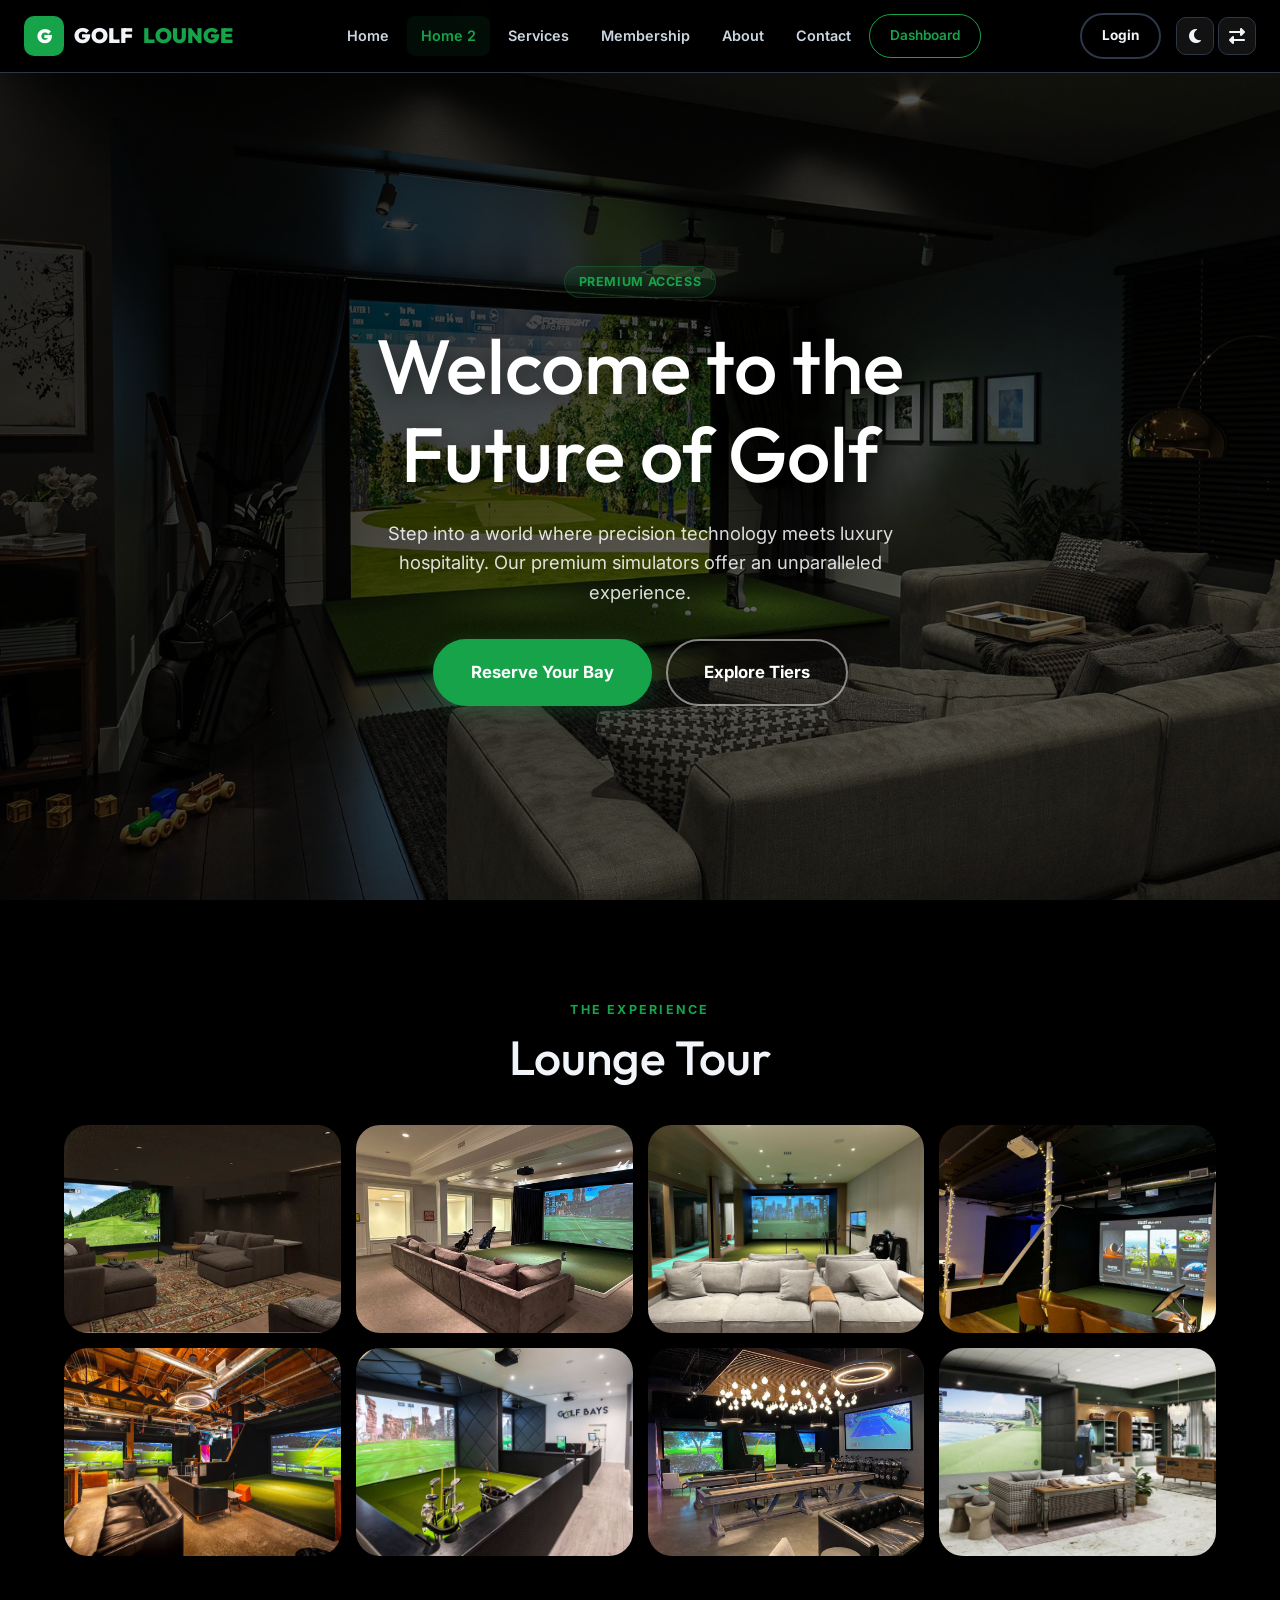
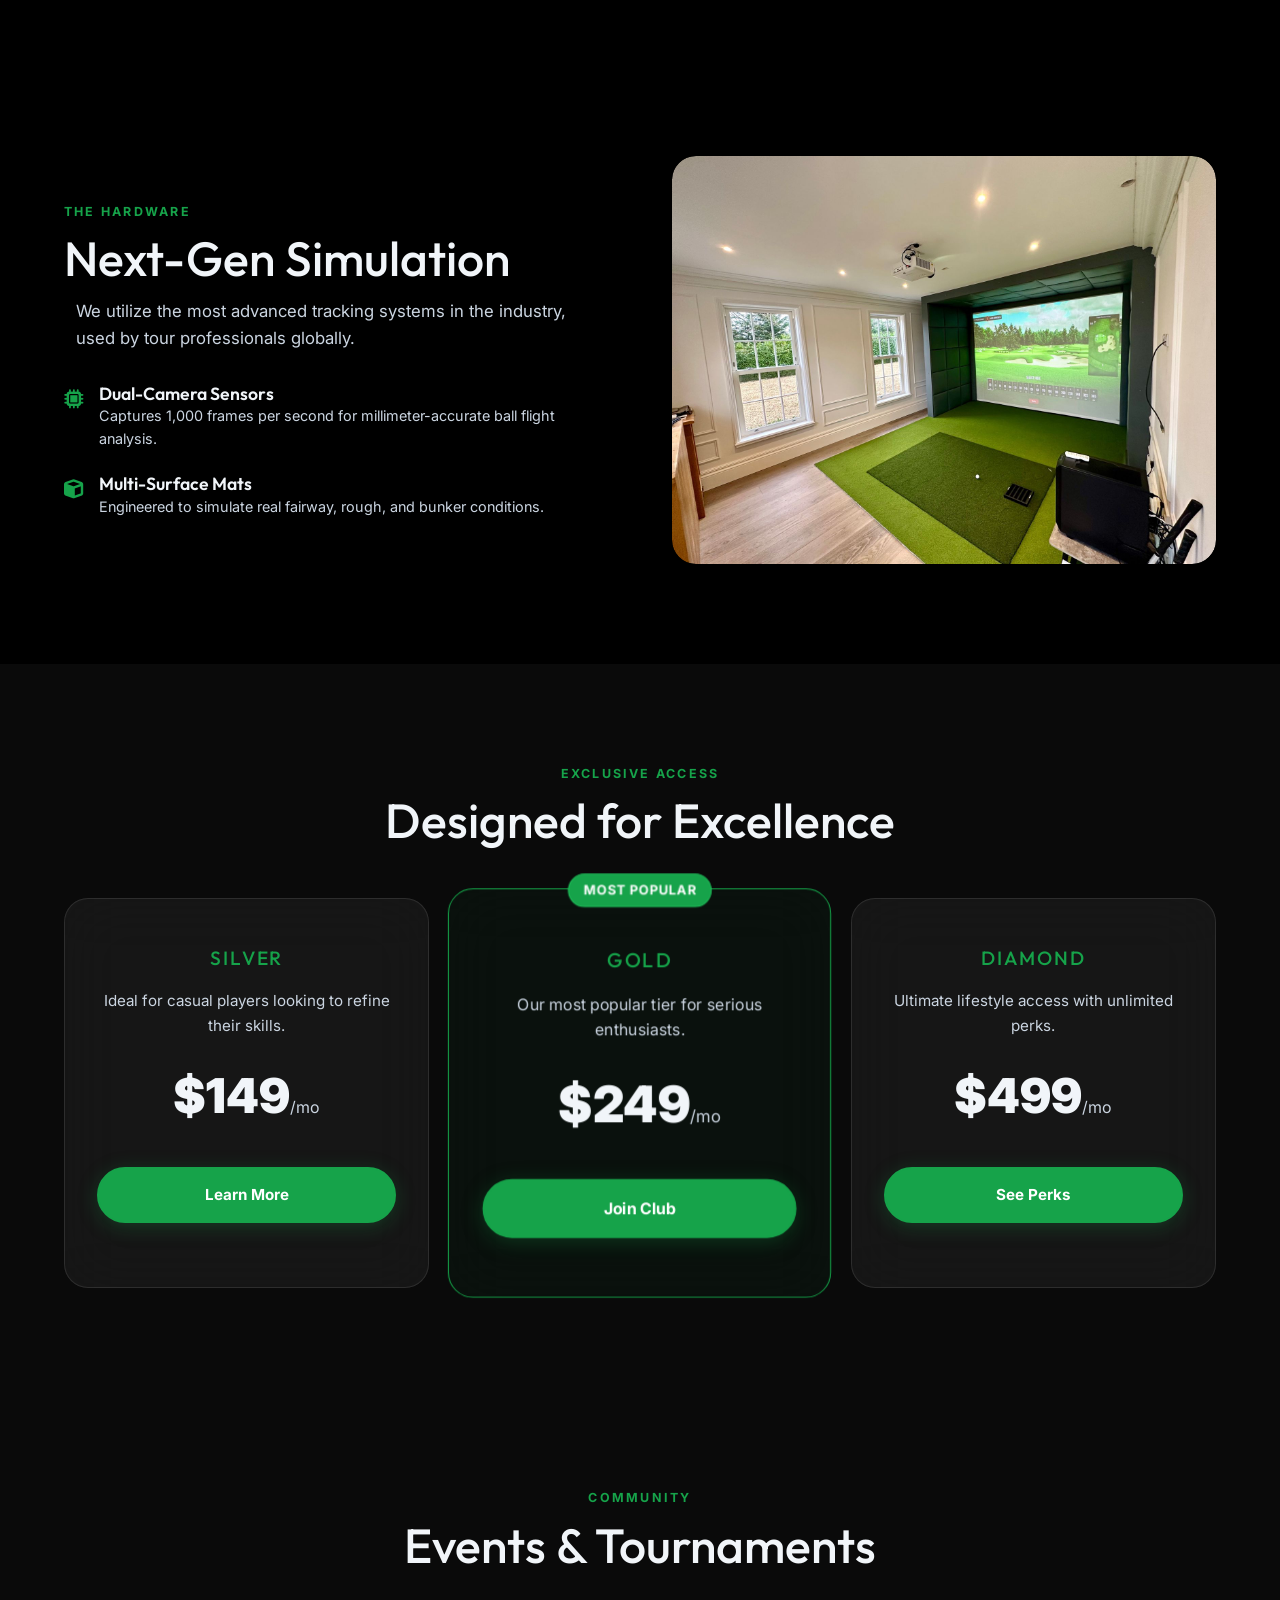
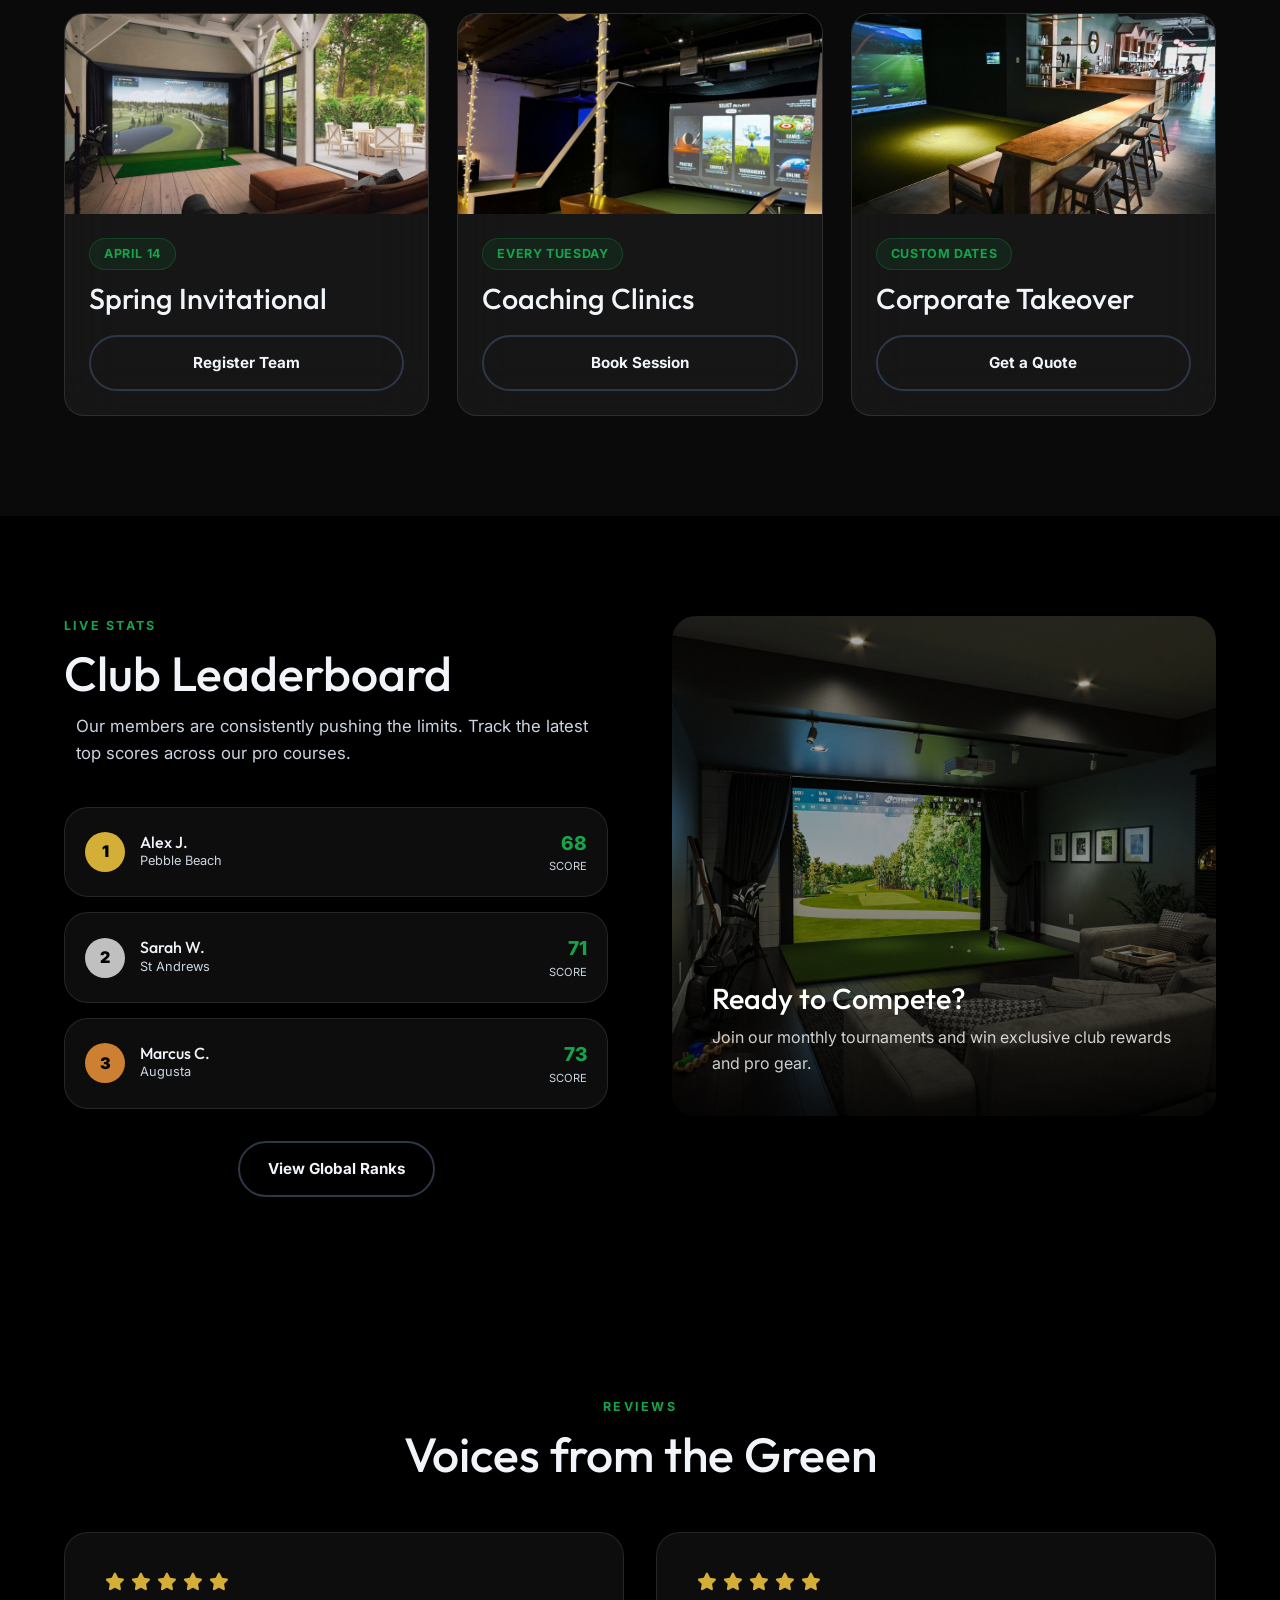
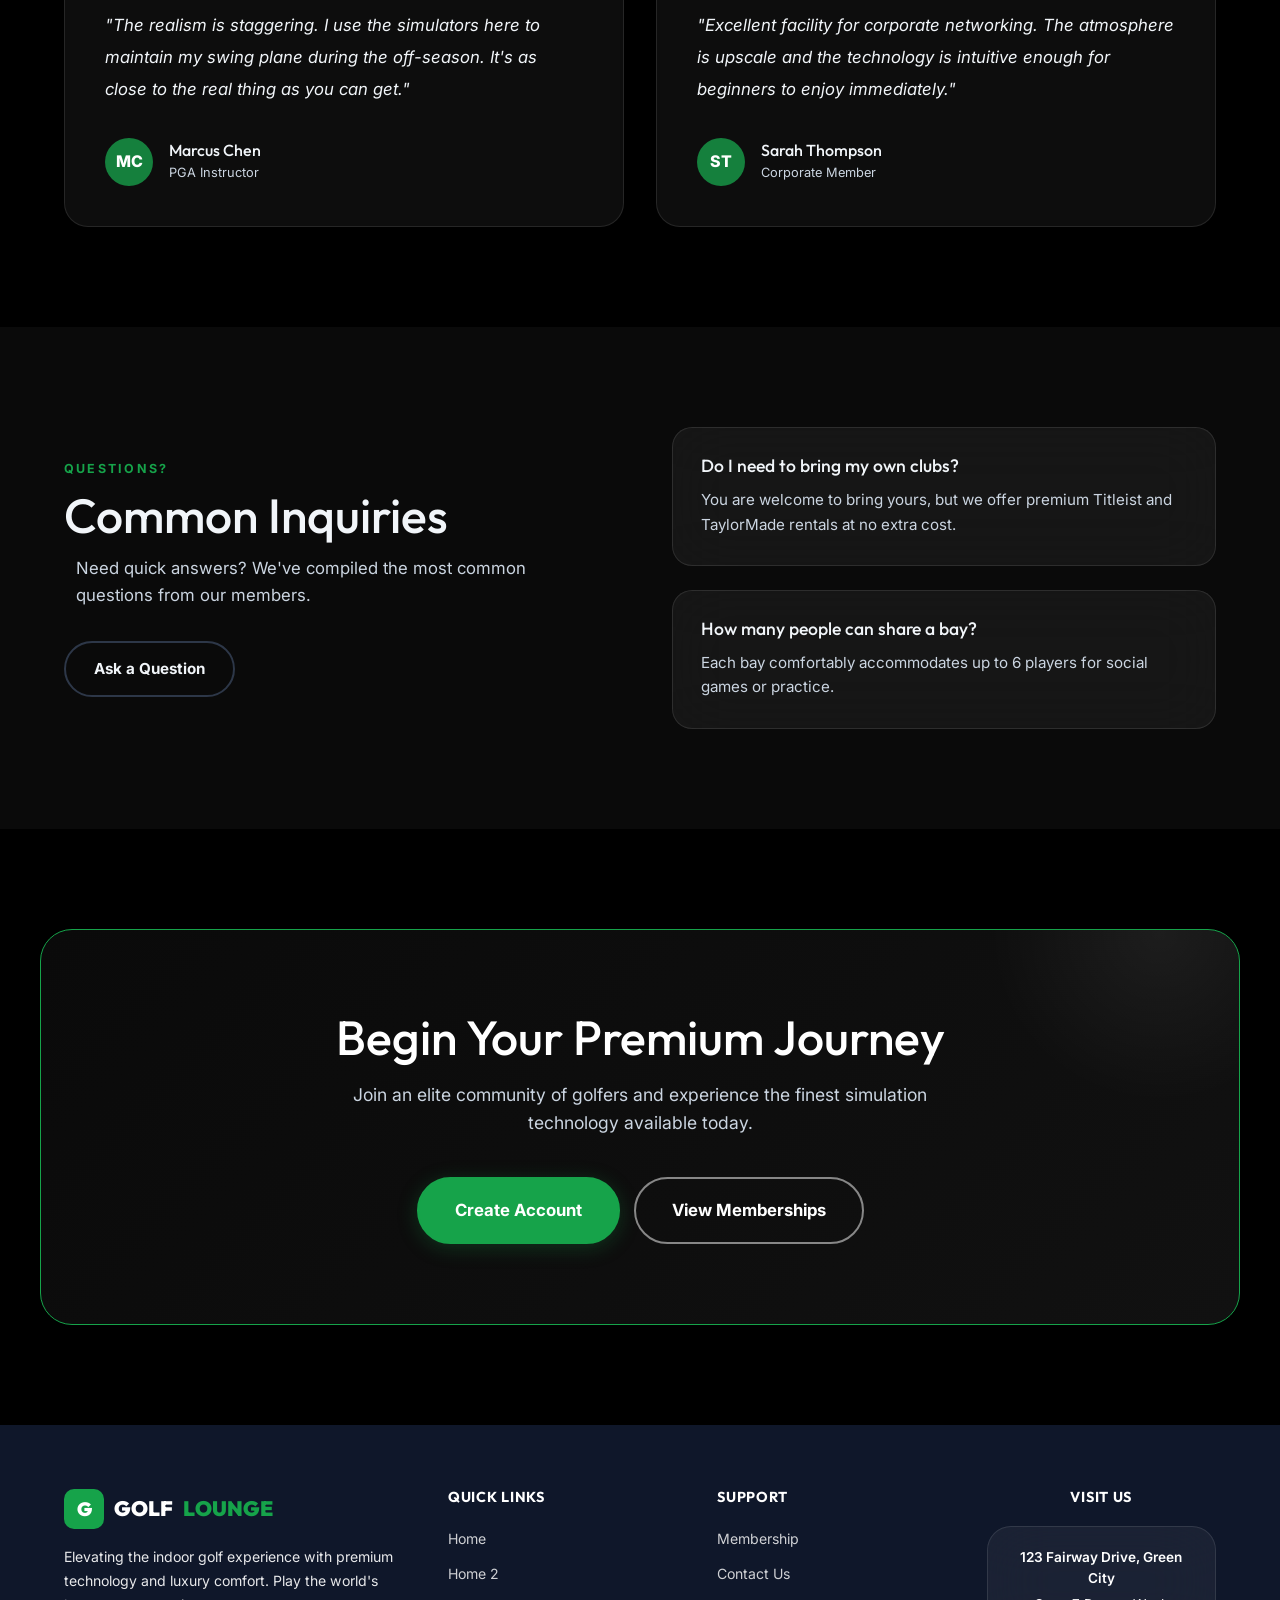
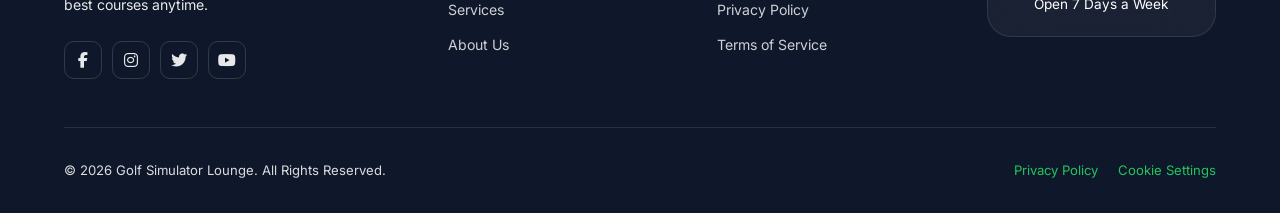
<file: index2.html>
<!DOCTYPE html>
<html lang="en" data-theme="dark">
<head>
    <meta charset="UTF-8">
    <meta name="viewport" content="width=device-width, initial-scale=1.0">
    <title>Premium Golf Lounge | The Future of Golf</title>
    <meta name="description" content="Welcome to the premium indoor golf experience. Glassmorphism design, live leaderboard, and exclusive membership features.">
    <link rel="stylesheet" href="css/style.css">
    <link rel="preconnect" href="https://fonts.googleapis.com">
    <link rel="preconnect" href="https://fonts.gstatic.com" crossorigin>
    <link rel="preconnect" href="https://cdnjs.cloudflare.com">
    <link rel="stylesheet" href="https://cdnjs.cloudflare.com/ajax/libs/font-awesome/6.4.0/css/all.min.css">
    <link rel="icon" href="data:image/svg+xml,<svg xmlns=%22http://www.w3.org/2000/svg%22 viewBox=%220 0 100 100%22><circle cx=%2250%22 cy=%2250%22 r=%2240%22 fill=%22%2316A34A%22/><circle cx=%2250%22 cy=%2250%22 r=%2210%22 fill=%22white%22/></svg>">
</head>
<body class="premium-version">

    <!-- PAGE LOADER -->
    <div id="page-loader">
        <div class="loader-golf">
            <div class="loader-ball"></div>
            <div class="loader-text">PREMIUM GOLF</div>
            <div class="loader-bar"><div class="loader-bar-fill"></div></div>
        </div>
    </div>

    <!-- NAVBAR -->
    <nav class="navbar">
        <div class="nav-inner">
            <a href="index.html" class="nav-logo">
                <div class="logo-icon">G</div>
                GOLF<span>LOUNGE</span>
            </a>

            <div class="nav-menu">
                <a href="index.html" class="nav-link">Home</a>
                <a href="index2.html" class="nav-link">Home 2</a>
                <a href="services.html" class="nav-link">Services</a>
                <a href="membership.html" class="nav-link">Membership</a>
                <a href="about.html" class="nav-link">About</a>
                <a href="contact.html" class="nav-link">Contact</a>
                <a href="dashboard.html" class="nav-link dashboard-link">Dashboard</a>
            </div>

            <div class="nav-right">
                <div class="nav-cta">
                    <a href="login.html" class="btn btn-secondary nav-btn">Login</a>
                </div>
                <div class="nav-icons">
                    <button class="icon-btn dark-toggle" title="Toggle Dark Mode"><i class="fa-solid fa-moon"></i></button>
                    <button class="icon-btn rtl-toggle" title="Toggle RTL"><i class="fa-solid fa-right-left"></i></button>
                </div>
                <div class="hamburger">
                    <span></span>
                    <span></span>
                    <span></span>
                </div>
            </div>
        </div>
    </nav>

    <!-- MOBILE DRAWER -->
    <div class="mobile-drawer">
        <a href="index.html" class="nav-link">Home</a>
        <a href="index2.html" class="nav-link active">Home 2</a>
        <a href="services.html" class="nav-link">Services</a>
        <a href="membership.html" class="nav-link">Membership</a>
        <a href="about.html" class="nav-link">About</a>
        <a href="contact.html" class="nav-link">Contact</a>
        <a href="dashboard.html" class="nav-link">Dashboard</a>
        <div class="mobile-drawer-cta">
            <a href="login.html" class="btn btn-secondary btn-full">Login</a>
            <div style="display: flex; gap: 8px; margin-top: 10px;">
                <button class="icon-btn dark-toggle btn-full" style="flex: 1;"><i class="fa-solid fa-moon"></i> Theme</button>
                <button class="icon-btn rtl-toggle btn-full" style="flex: 1;"><i class="fa-solid fa-right-left"></i> RTL</button>
            </div>
        </div>
    </div>

    <!-- PREMIUM HERO -->
    <section class="hero hero-premium">
        <div class="hero-bg" style="background-image: url('img/WhatsApp Image 2026-04-02 at 11.08.10 AM.jpeg'); filter: brightness(0.6);"></div>
        <div class="container hero-content">
            <div class="chip reveal" style="margin-bottom: 24px;">PREMIUM ACCESS</div>
            <h1 class="reveal fade-in-1">Welcome to the<br> Future of Golf</h1>
            <p class="reveal fade-in-2">Step into a world where precision technology meets luxury hospitality. Our premium simulators offer an unparalleled experience.</p>
            <div class="hero-btns reveal fade-in-3">
                <a href="services.html" class="btn btn-primary btn-lg">Reserve Your Bay</a>
                <a href="membership.html" class="btn btn-outline-white btn-lg">Explore Tiers</a>
            </div>
        </div>
    </section>

    <!-- LOUNGE TOUR -->
    <section class="section">
        <div class="container">
            <div class="section-center reveal">
                <span class="section-label">THE EXPERIENCE</span>
                <h2 class="section-title">Lounge Tour</h2>
            </div>
            <div class="courses-grid" style="grid-template-columns: repeat(4, 1fr); margin-top: 40px; gap: 15px;">
                <div class="img-frame reveal"><img src="img/WhatsApp Image 2026-04-02 at 11.08.09 AM (1).jpeg" alt="Lounge 1"></div>
                <div class="img-frame reveal"><img src="img/WhatsApp Image 2026-04-02 at 11.08.10 AM (1).jpeg" alt="Lounge 2"></div>
                <div class="img-frame reveal"><img src="img/WhatsApp Image 2026-04-02 at 11.08.11 AM (1).jpeg" alt="Lounge 3"></div>
                <div class="img-frame reveal"><img src="img/WhatsApp Image 2026-04-02 at 11.08.12 AM (1).jpeg" alt="Lounge 4"></div>
                <div class="img-frame reveal"><img src="img/WhatsApp Image 2026-04-02 at 11.08.13 AM (1).jpeg" alt="Lounge 5"></div>
                <div class="img-frame reveal"><img src="img/WhatsApp Image 2026-04-02 at 11.08.08 AM (1).jpeg" alt="Lounge 6"></div>
                <div class="img-frame reveal"><img src="img/WhatsApp Image 2026-04-02 at 11.08.06 AM (2).jpeg" alt="Lounge 7"></div>
                <div class="img-frame reveal"><img src="img/WhatsApp Image 2026-04-02 at 11.08.11 AM.jpeg" alt="Lounge 8"></div>
            </div>
        </div>
    </section>

    <!-- ELITE TECHNOLOGY -->
    <section class="section">
        <div class="container">
            <div class="split" style="align-items: center;">
                <div class="reveal">
                    <span class="section-label">THE HARDWARE</span>
                    <h2 class="section-title">Next-Gen Simulation</h2>
                    <p class="section-sub" style="color: var(--text-muted); margin-top: 10px;">We utilize the most advanced tracking systems in the industry, used by tour professionals globally.</p>
                    <ul style="margin-top: 32px; display: grid; gap: 24px;">
                        <li style="display: flex; gap: 16px; align-items: flex-start;">
                            <i class="fa-solid fa-microchip" style="color: var(--green); margin-top: 6px; font-size: 1.2rem;"></i>
                            <div>
                                <h4 style="font-size: 1.1rem; font-weight: 600; color: var(--text);">Dual-Camera Sensors</h4>
                                <p style="font-size: 0.9rem; color: var(--text-muted);">Captures 1,000 frames per second for millimeter-accurate ball flight analysis.</p>
                            </div>
                        </li>
                        <li style="display: flex; gap: 16px; align-items: flex-start;">
                            <i class="fa-solid fa-cube" style="color: var(--green); margin-top: 6px; font-size: 1.2rem;"></i>
                            <div>
                                <h4 style="font-size: 1.1rem; font-weight: 600; color: var(--text);">Multi-Surface Mats</h4>
                                <p style="font-size: 0.9rem; color: var(--text-muted);">Engineered to simulate real fairway, rough, and bunker conditions.</p>
                            </div>
                        </li>
                    </ul>
                </div>
                <div class="img-frame reveal">
                    <img src="img/WhatsApp Image 2026-04-02 at 11.08.06 AM.jpeg" alt="Sensors" style="border-radius: var(--radius-lg); box-shadow: 0 20px 50px rgba(0,0,0,0.5);">
                </div>
            </div>
        </div>
    </section>

    <!-- MEMBERSHIP PREVIEW -->
    <section class="section" style="background: var(--bg-alt);">
        <div class="container">
            <div class="section-center reveal">
                <span class="section-label">EXCLUSIVE ACCESS</span>
                <h2 class="section-title">Designed for Excellence</h2>
            </div>
            <div class="courses-grid" style="margin-top: 50px;">
                <div class="glass-card reveal" style="padding: 48px 32px; text-align: center;">
                    <h3 style="color: var(--green); letter-spacing: 0.1em; font-size: 1.2rem;">SILVER</h3>
                    <p style="margin: 20px 0; font-size: 0.95rem; color: var(--text-muted);">Ideal for casual players looking to refine their skills.</p>
                    <div style="font-size: 3rem; font-weight: 900; margin-bottom: 32px; color: var(--text);">$149<span style="font-size: 1rem; color: var(--text-muted); font-weight: 400;">/mo</span></div>
                    <a href="membership.html" class="btn btn-primary btn-full">Learn More</a>
                </div>
                <div class="glass-card reveal featured" style="padding: 56px 32px; text-align: center; border-color: var(--green); background: rgba(22,163,74,0.05); transform: scale(1.05);">
                    <div class="chip" style="position: absolute; top: -15px; left: 50%; transform: translateX(-50%); background: var(--green); color: #fff; z-index: 10; border-color: var(--green-light);">MOST POPULAR</div>
                    <h3 style="color: var(--green); letter-spacing: 0.1em; font-size: 1.2rem;">GOLD</h3>
                    <p style="margin: 20px 0; font-size: 0.95rem; color: var(--text-muted);">Our most popular tier for serious enthusiasts.</p>
                    <div style="font-size: 3rem; font-weight: 900; margin-bottom: 32px; color: var(--text);">$249<span style="font-size: 1rem; color: var(--text-muted); font-weight: 400;">/mo</span></div>
                    <a href="membership.html" class="btn btn-primary btn-full">Join Club</a>
                </div>
                <div class="glass-card reveal" style="padding: 48px 32px; text-align: center;">
                    <h3 style="color: var(--green); letter-spacing: 0.1em; font-size: 1.2rem;">DIAMOND</h3>
                    <p style="margin: 20px 0; font-size: 0.95rem; color: var(--text-muted);">Ultimate lifestyle access with unlimited perks.</p>
                    <div style="font-size: 3rem; font-weight: 900; margin-bottom: 32px; color: var(--text);">$499<span style="font-size: 1rem; color: var(--text-muted); font-weight: 400;">/mo</span></div>
                    <a href="membership.html" class="btn btn-primary btn-full">See Perks</a>
                </div>
            </div>
        </div>
    </section>

    <!-- EVENTS & TOURNAMENTS -->
    <section class="section" style="background: var(--bg-alt);">
        <div class="container">
            <div class="section-center reveal">
                <span class="section-label">COMMUNITY</span>
                <h2 class="section-title">Events & Tournaments</h2>
            </div>
            
            <div class="courses-grid" style="margin-top: 40px;">
                <div class="glass-card reveal" style="padding: 0; overflow: hidden; border-radius: 20px;">
                    <img src="img/WhatsApp Image 2026-04-02 at 11.08.12 AM.jpeg" alt="Event 1" style="width: 100%; height: 200px; object-fit: cover;">
                    <div style="padding: 24px;">
                        <span class="chip" style="margin-bottom: 12px;">APRIL 14</span>
                        <h3>Spring Invitational</h3>
                        <a href="contact.html" class="btn btn-secondary btn-full" style="margin-top: 20px;">Register Team</a>
                    </div>
                </div>
                <div class="glass-card reveal" style="padding: 0; overflow: hidden; border-radius: 20px;">
                    <img src="img/WhatsApp Image 2026-04-02 at 11.08.13 AM.jpeg" alt="Event 2" style="width: 100%; height: 200px; object-fit: cover;">
                    <div style="padding: 24px;">
                        <span class="chip" style="margin-bottom: 12px;">EVERY TUESDAY</span>
                        <h3>Coaching Clinics</h3>
                        <a href="services.html" class="btn btn-secondary btn-full" style="margin-top: 20px;">Book Session</a>
                    </div>
                </div>
                <div class="glass-card reveal" style="padding: 0; overflow: hidden; border-radius: 20px;">
                    <img src="img/WhatsApp Image 2026-04-02 at 11.08.08 AM.jpeg" alt="Event 3" style="width: 100%; height: 200px; object-fit: cover;">
                    <div style="padding: 24px;">
                        <span class="chip" style="margin-bottom: 12px;">CUSTOM DATES</span>
                        <h3>Corporate Takeover</h3>
                        <a href="contact.html" class="btn btn-secondary btn-full" style="margin-top: 20px;">Get a Quote</a>
                    </div>
                </div>
            </div>
        </div>
    </section>

    <!-- LIVE LEADERBOARD SNIPPET -->
    <section class="section">
        <div class="container">
            <div class="split" style="align-items: flex-start;">
                <div class="reveal">
                    <span class="section-label">LIVE STATS</span>
                    <h2 class="section-title">Club Leaderboard</h2>
                    <p class="section-sub" style="color: var(--text-muted); margin-top: 10px;">Our members are consistently pushing the limits. Track the latest top scores across our pro courses.</p>
                    <div style="margin-top: 40px;">
                        <div class="glass-card" style="padding: 20px; display: flex; align-items: center; gap: 15px; margin-bottom: 15px;">
                            <div style="width: 40px; height: 40px; background: var(--gold); color: #000; border-radius: 50%; display: flex; align-items: center; justify-content: center; font-weight: 900;">1</div>
                            <div style="flex: 1;">
                                <h4 style="font-size: 1rem;">Alex J.</h4>
                                <p style="font-size: 0.8rem;">Pebble Beach</p>
                            </div>
                            <div style="text-align: right;">
                                <span style="font-weight: 800; color: var(--green); font-size: 1.2rem;">68</span>
                                <p style="font-size: 0.7rem; text-transform: uppercase;">SCORE</p>
                            </div>
                        </div>
                        <div class="glass-card" style="padding: 20px; display: flex; align-items: center; gap: 15px; margin-bottom: 15px;">
                            <div style="width: 40px; height: 40px; background: #C0C0C0; color: #000; border-radius: 50%; display: flex; align-items: center; justify-content: center; font-weight: 900;">2</div>
                            <div style="flex: 1;">
                                <h4 style="font-size: 1rem;">Sarah W.</h4>
                                <p style="font-size: 0.8rem;">St Andrews</p>
                            </div>
                            <div style="text-align: right;">
                                <span style="font-weight: 800; color: var(--green); font-size: 1.2rem;">71</span>
                                <p style="font-size: 0.7rem; text-transform: uppercase;">SCORE</p>
                            </div>
                        </div>
                        <div class="glass-card" style="padding: 20px; display: flex; align-items: center; gap: 15px;">
                            <div style="width: 40px; height: 40px; background: #CD7F32; color: #000; border-radius: 50%; display: flex; align-items: center; justify-content: center; font-weight: 900;">3</div>
                            <div style="flex: 1;">
                                <h4 style="font-size: 1rem;">Marcus C.</h4>
                                <p style="font-size: 0.8rem;">Augusta</p>
                            </div>
                            <div style="text-align: right;">
                                <span style="font-weight: 800; color: var(--green); font-size: 1.2rem;">73</span>
                                <p style="font-size: 0.7rem; text-transform: uppercase;">SCORE</p>
                            </div>
                        </div>
                    </div>
                    <div style="display: flex; justify-content: center; margin-top: 32px;">
                        <a href="dashboard.html" class="btn btn-secondary">View Global Ranks</a>
                    </div>
                </div>
                <div class="img-frame reveal" style="height: 500px;">
                    <img src="img/WhatsApp Image 2026-04-02 at 11.08.10 AM.jpeg" alt="Leaderboard Theme" style="filter: brightness(0.7);">
                    <div style="position: absolute; inset: 0; background: linear-gradient(0deg, rgba(0,0,0,0.8) 0%, transparent 50%); display: flex; flex-direction: column; justify-content: flex-end; padding: 40px;">
                        <h3 style="color: #fff; font-size: 1.8rem;">Ready to Compete?</h3>
                        <p style="color: rgba(255,255,255,0.8); margin-top: 10px;">Join our monthly tournaments and win exclusive club rewards and pro gear.</p>
                    </div>
                </div>
            </div>
        </div>
    </section>
    
    <!-- PLAYER TESTIMONIALS -->
    <section class="section">
        <div class="container">
            <div class="section-center reveal">
                <span class="section-label">REVIEWS</span>
                <h2 class="section-title">Voices from the Green</h2>
            </div>
            <div class="courses-grid" style="margin-top: 50px; display: grid; grid-template-columns: repeat(2, 1fr); gap: 32px;">
                <div class="glass-card reveal" style="padding: 40px;">
                    <div style="display: flex; gap: 6px; color: var(--gold); margin-bottom: 20px; font-size: 1.1rem;">
                        <i class="fa-solid fa-star"></i><i class="fa-solid fa-star"></i><i class="fa-solid fa-star"></i><i class="fa-solid fa-star"></i><i class="fa-solid fa-star"></i>
                    </div>
                    <p style="font-style: italic; color: var(--text); line-height: 1.9; font-size: 1.05rem;">"The realism is staggering. I use the simulators here to maintain my swing plane during the off-season. It's as close to the real thing as you can get."</p>
                    <div style="margin-top: 32px; display: flex; align-items: center; gap: 16px;">
                        <div style="width: 48px; height: 48px; border-radius: 50%; background: var(--green-dark); display: flex; align-items:center; justify-content: center; font-weight: 800; color: #fff;">MC</div>
                        <div>
                            <h4 style="font-size: 1rem; margin: 0; color: var(--text);">Marcus Chen</h4>
                            <p style="font-size: 0.8rem; margin: 4px 0 0; color: var(--text-muted);">PGA Instructor</p>
                        </div>
                    </div>
                </div>
                <div class="glass-card reveal" style="padding: 40px;">
                    <div style="display: flex; gap: 6px; color: var(--gold); margin-bottom: 20px; font-size: 1.1rem;">
                        <i class="fa-solid fa-star"></i><i class="fa-solid fa-star"></i><i class="fa-solid fa-star"></i><i class="fa-solid fa-star"></i><i class="fa-solid fa-star"></i>
                    </div>
                    <p style="font-style: italic; color: var(--text); line-height: 1.9; font-size: 1.05rem;">"Excellent facility for corporate networking. The atmosphere is upscale and the technology is intuitive enough for beginners to enjoy immediately."</p>
                    <div style="margin-top: 32px; display: flex; align-items: center; gap: 16px;">
                        <div style="width: 48px; height: 48px; border-radius: 50%; background: var(--green-dark); display: flex; align-items:center; justify-content: center; font-weight: 800; color: #fff;">ST</div>
                        <div>
                            <h4 style="font-size: 1rem; margin: 0; color: var(--text);">Sarah Thompson</h4>
                            <p style="font-size: 0.8rem; margin: 4px 0 0; color: var(--text-muted);">Corporate Member</p>
                        </div>
                    </div>
                </div>
            </div>
        </div>
    </section>

    <!-- FAQ PREVIEW -->
    <section class="section" style="background: var(--bg-alt);">
        <div class="container">
            <div class="split" style="gap: 64px;">
                <div class="reveal">
                    <span class="section-label">QUESTIONS?</span>
                    <h2 class="section-title">Common Inquiries</h2>
                    <p class="section-sub" style="color: var(--text-muted); margin-top: 10px;">Need quick answers? We've compiled the most common questions from our members.</p>
                    <a href="contact.html" class="btn btn-secondary" style="margin-top: 32px;">Ask a Question</a>
                </div>
                <div class="reveal">
                    <div style="display: grid; gap: 24px;">
                        <div class="glass-card" style="padding: 28px; border-radius: 20px;">
                            <h4 style="margin-bottom: 12px; color: var(--text); font-size: 1.1rem;">Do I need to bring my own clubs?</h4>
                            <p style="font-size: 0.95rem; color: var(--text-muted); line-height: 1.6;">You are welcome to bring yours, but we offer premium Titleist and TaylorMade rentals at no extra cost.</p>
                        </div>
                        <div class="glass-card" style="padding: 28px; border-radius: 20px;">
                            <h4 style="margin-bottom: 12px; color: var(--text); font-size: 1.1rem;">How many people can share a bay?</h4>
                            <p style="font-size: 0.95rem; color: var(--text-muted); line-height: 1.6;">Each bay comfortably accommodates up to 6 players for social games or practice.</p>
                        </div>
                    </div>
                </div>
            </div>
        </div>
    </section>

    <!-- PREMIUM CTA -->
    <section class="section container reveal">
        <div class="cta-banner" style="background: linear-gradient(135deg, #0A0A0A 0%, #111 100%); border: 1px solid var(--green); padding: 80px 40px; border-radius: 32px;">
            <h2 style="font-size: clamp(2rem, 5vw, 3rem); margin-bottom: 16px;">Begin Your Premium Journey</h2>
            <p style="max-width: 650px; margin: 0 auto 40px; color: var(--text-muted); font-size: 1.1rem;">Join an elite community of golfers and experience the finest simulation technology available today.</p>
            <div class="btn-row" style="justify-content: center;">
                <a href="register.html" class="btn btn-primary btn-lg">Create Account</a>
                <a href="membership.html" class="btn btn-outline-white btn-lg">View Memberships</a>
            </div>
        </div>
    </section>

    <!-- FOOTER -->
    <footer>
        <div class="container">
            <div class="footer-grid">
                <div class="footer-brand">
                    <a href="index.html" class="nav-logo">
                        <div class="logo-icon">G</div>
                        GOLF<span>LOUNGE</span>
                    </a>
                    <p>Elevating the indoor golf experience with premium technology and luxury comfort. Play the world's best courses anytime.</p>
                    <div class="footer-socials">
                        <a href="#" class="footer-social" title="Facebook"><i class="fab fa-facebook-f"></i></a>
                        <a href="#" class="footer-social" title="Instagram"><i class="fab fa-instagram"></i></a>
                        <a href="#" class="footer-social" title="Twitter"><i class="fab fa-twitter"></i></a>
                        <a href="#" class="footer-social" title="YouTube"><i class="fab fa-youtube"></i></a>
                    </div>
                </div>

                <div class="footer-col" style="text-align: left;">
                    <h4>QUICK LINKS</h4>
                    <ul>
                        <li><a href="index.html">Home</a></li>
                        <li><a href="index2.html">Home 2</a></li>
                        <li><a href="services.html">Services</a></li>
                        <li><a href="about.html">About Us</a></li>
                    </ul>
                </div>

                <div class="footer-col" style="text-align: left;">
                    <h4>SUPPORT</h4>
                    <ul>
                        <li><a href="membership.html">Membership</a></li>
                        <li><a href="contact.html">Contact Us</a></li>
                        <li><a href="#">Privacy Policy</a></li>
                        <li><a href="#">Terms of Service</a></li>
                    </ul>
                </div>

                <div class="footer-col" style="text-align: center;">
                    <h4>VISIT US</h4>
                    <div class="glass-card" style="padding: 20px; margin-top: 16px;">
                        <p style="font-size: 0.85rem; color: #fff; font-weight: 600;">123 Fairway Drive, Green City</p>
                        <p style="font-size: 0.85rem; color: #fff; margin-top: 4px;">Open 7 Days a Week</p>
                    </div>
                </div>
            </div>

            <div class="footer-bottom">
                <div>&copy; 2026 Golf Simulator Lounge. All Rights Reserved.</div>
                <div>
                    <a href="#">Privacy Policy</a>
                    <a href="#">Cookie Settings</a>
                </div>
            </div>
        </div>
    </footer>

    <button id="back-to-top" class="back-to-top" title="Back to Top">
        <i class="fas fa-chevron-up"></i>
    </button>
    <script src="js/main.js"></script>
</body>
</html>
</file>
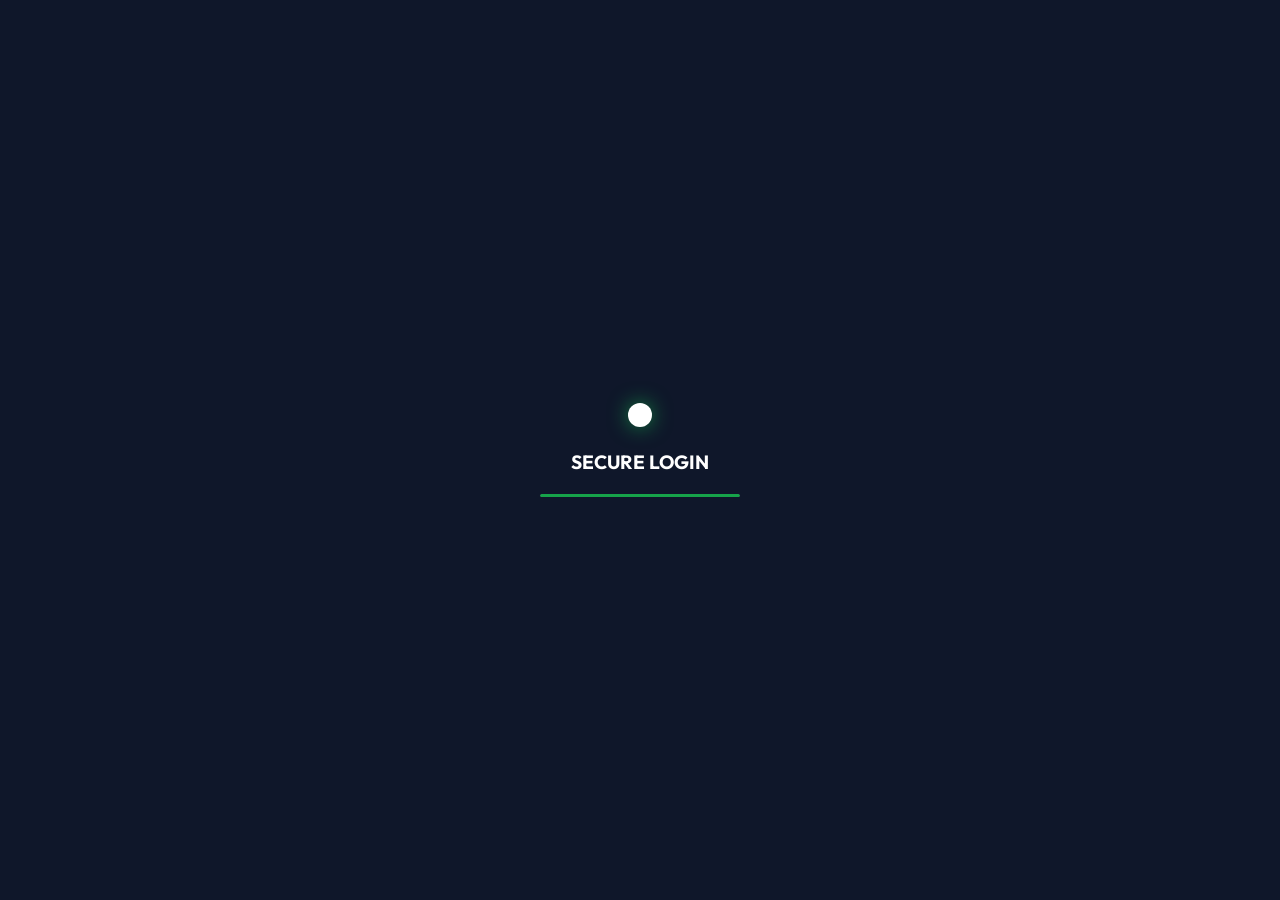
<file: login.html>
<!DOCTYPE html>
<html lang="en" data-theme="dark">

<head>
    <meta charset="UTF-8">
    <meta name="viewport" content="width=device-width, initial-scale=1.0">
    <title>Login | Indoor Golf Simulator Lounge</title>
    <meta name="description"
        content="Log in to your Golf Lounge account to book bags, track stats, and manage your membership.">
    <link rel="stylesheet" href="css/style.css">
    <link rel="preconnect" href="https://fonts.googleapis.com">
    <link rel="preconnect" href="https://fonts.gstatic.com" crossorigin>
    <link rel="preconnect" href="https://cdnjs.cloudflare.com">
    <link rel="stylesheet" href="https://cdnjs.cloudflare.com/ajax/libs/font-awesome/6.4.0/css/all.min.css">
    <link rel="icon"
        href="data:image/svg+xml,<svg xmlns=%22http://www.w3.org/2000/svg%22 viewBox=%220 0 100 100%22><circle cx=%2250%22 cy=%2250%22 r=%2240%22 fill=%22%2316A34A%22/><circle cx=%2250%22 cy=%2250%22 r=%2210%22 fill=%22white%22/></svg>">
    <style>
        body {
            display: flex;
            align-items: center;
            justify-content: center;
            min-height: 100vh;
            padding: 24px;
            background: linear-gradient(135deg, var(--bg) 0%, var(--bg-alt) 100%);
        }

        .login-card {
            width: 100%;
            max-width: 440px;
            background: var(--card);
            padding: 48px;
            border-radius: var(--radius-lg);
            box-shadow: var(--shadow);
            border: 1px solid var(--border);
            text-align: center;
        }

        .login-logo {
            margin-bottom: 32px;
            display: flex;
            flex-direction: row;
            justify-content: center;
            align-items: center;
            gap: 12px;
            flex-wrap: nowrap;
        }

        .form-label {
            flex: 0 0 120px;
            margin-bottom: 0 !important;
            white-space: nowrap;
            overflow: hidden;
            text-overflow: ellipsis;
        }

        .social-login {
            display: flex;
            gap: 12px;
            margin-bottom: 32px;
            flex-wrap: nowrap;
        }

        .social-btn-box {
            flex: 1;
            padding: 12px;
            border: 1.5px solid var(--border);
            border-radius: var(--radius-sm);
            display: flex;
            align-items: center;
            justify-content: center;
            gap: 8px;
            font-size: 0.9rem;
            font-weight: 600;
            color: var(--text);
            cursor: pointer;
            transition: all var(--transition);
        }

        .social-btn-box:hover {
            border-color: var(--green);
            background: var(--bg-alt);
        }

        .divider {
            display: flex;
            align-items: center;
            gap: 16px;
            margin-bottom: 32px;
            color: var(--text-muted);
            font-size: 0.8rem;
            font-weight: 600;
        }

        .divider::before,
        .divider::after {
            content: '';
            flex: 1;
            height: 1px;
            background: var(--border);
        }

        .pw-wrap {
            position: relative;
        }

        .pw-toggle {
            position: absolute;
            right: 16px;
            top: 50%;
            transform: translateY(-50%);
            cursor: pointer;
            font-size: 1.1rem;
            user-select: none;
        }

        .login-footer {
            margin-top: 32px;
            padding-top: 24px;
            border-top: 1px solid var(--border);
            font-size: 0.9rem;
            color: var(--text-muted);
            white-space: nowrap;
            overflow: hidden;
            text-overflow: ellipsis;
        }

        .login-footer a {
            color: var(--green);
            font-weight: 700;
        }

        @media (max-width: 480px) {
            .login-card {
                padding: 20px 16px;
            }

            .form-label {
                flex: 0 0 80px;
                font-size: 0.75rem;
            }

            .login-logo {
                gap: 8px;
            }
            .form-group { gap: 8px; }
        }
    </style>
</head>

<body>

    <!-- PAGE LOADER -->
    <div id="page-loader">
        <div class="loader-golf">
            <div class="loader-ball"></div>
            <div class="loader-text">SECURE LOGIN</div>
            <div class="loader-bar">
                <div class="loader-bar-fill"></div>
            </div>
        </div>
    </div>

    <div class="login-card reveal">
        <div class="login-logo">
            <a href="index.html" class="nav-logo" style="font-size: 1.6rem;">
                <div class="logo-icon" style="width: 50px; height: 50px; border-radius: 14px;">G</div>
                GOLF<span>LOUNGE</span>
            </a>

        </div>

        <div class="social-login">
            <div class="social-btn-box" title="Connect with Google">
                <i class="fa-brands fa-google"></i> Google
            </div>
            <div class="social-btn-box" title="Connect with Apple">
                <i class="fa-brands fa-apple"></i> Apple
            </div>
        </div>

        <div class="divider">OR LOGIN WITH EMAIL</div>

        <form id="login-form" action="dashboard.html">
            <div class="form-group" style="text-align: left; margin-bottom: 24px;">
                <label class="form-label" style="display: block; margin-bottom: 8px; font-weight: 600;">Email</label>
                <input type="email" class="form-input" placeholder="Email Address" required style="width: 100%;">
            </div>

            <div class="form-group" style="text-align: left; margin-bottom: 24px;">
                <label class="form-label" style="display: block; margin-bottom: 8px; font-weight: 600;">Password</label>
                <div class="pw-wrap" style="width: 100%;">
                    <input type="password" class="form-input" placeholder="Password" required style="width: 100%;">
                    <span class="pw-toggle"><i class="fa-solid fa-eye"></i></span>
                </div>
            </div>

            <div
                style="display: flex; justify-content: space-between; align-items: center; margin-bottom: 32px; font-size: 0.85rem; flex-wrap: nowrap; gap: 10px;">
                <label style="display: flex; align-items: center; gap: 8px; cursor: pointer; white-space: nowrap;">
                    <input type="checkbox" style="width: 16px; height: 16px; accent-color: var(--green);"> Remember Me
                </label>
                <a href="#" style="color: var(--green); font-weight: 600; white-space: nowrap;">Forgot Password?</a>
            </div>

            <button type="submit" class="btn btn-primary btn-full btn-lg" style="width: 100%;">Login to Account</button>
        </form>

        <div class="login-footer">
            Don't have an account? <a href="register.html">Sign up</a>
        </div>
    </div>

    <button id="back-to-top" class="back-to-top" title="Back to Top">
        <i class="fas fa-chevron-up"></i>
    </button>
    <script src="js/main.js"></script>
</body>

</html>
</file>
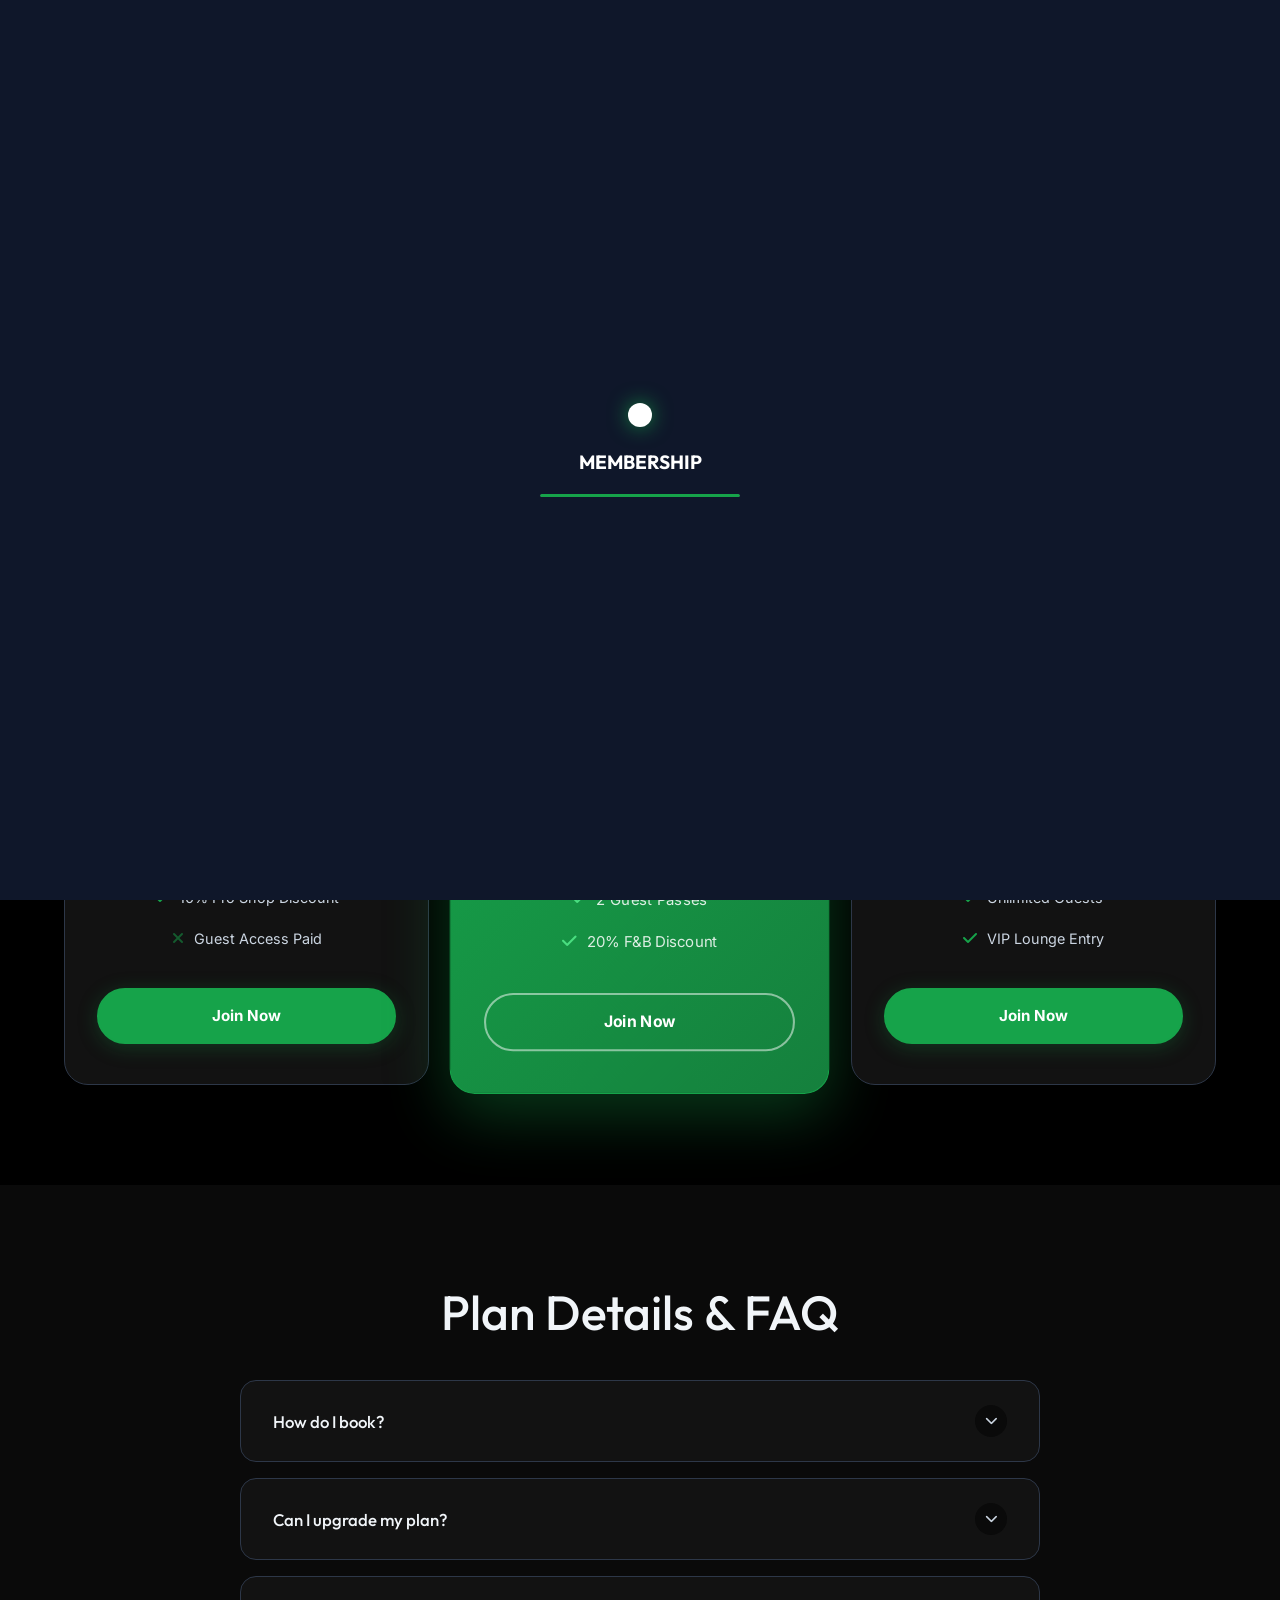
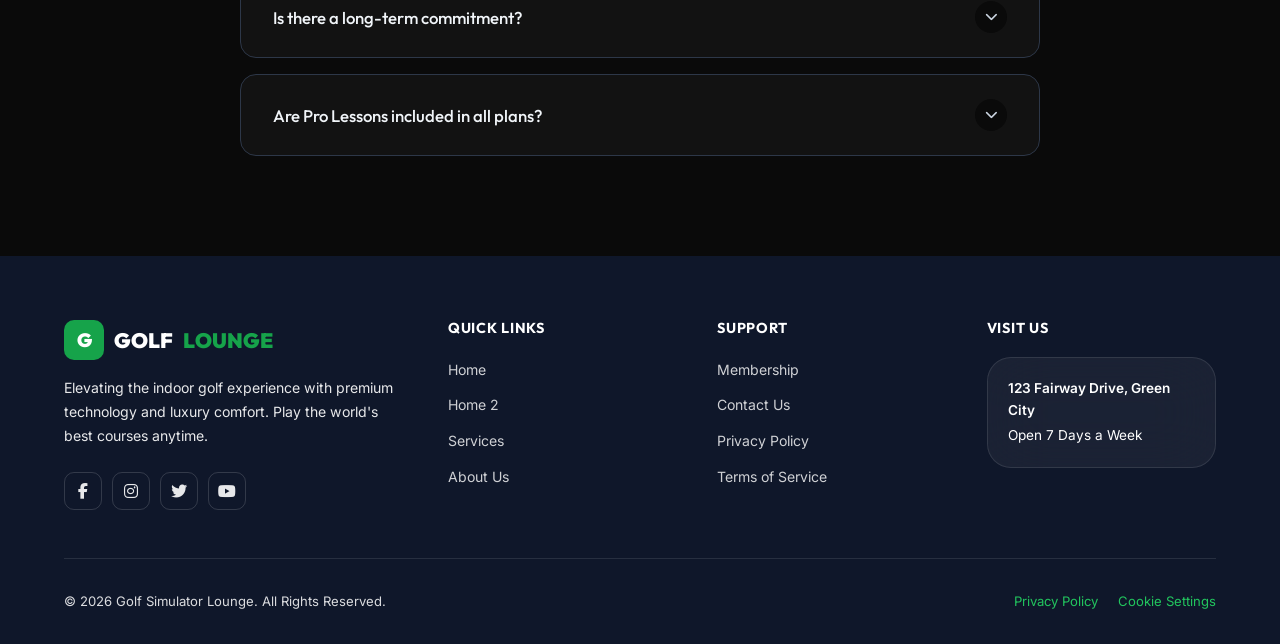
<file: membership.html>
<!DOCTYPE html>
<html lang="en" data-theme="dark">
<head>
    <meta charset="UTF-8">
    <meta name="viewport" content="width=device-width, initial-scale=1.0">
    <title>Membership Plans | Indoor Golf Simulator Lounge</title>
    <meta name="description" content="Choose the perfect plan for your golf style. Monthly, Quarterly, and Yearly options available.">
    <link rel="stylesheet" href="css/style.css">
    <link rel="preconnect" href="https://fonts.googleapis.com">
    <link rel="preconnect" href="https://fonts.gstatic.com" crossorigin>
    <link rel="preconnect" href="https://cdnjs.cloudflare.com">
    <link rel="stylesheet" href="https://cdnjs.cloudflare.com/ajax/libs/font-awesome/6.4.0/css/all.min.css">
    <link rel="icon" href="data:image/svg+xml,<svg xmlns=%22http://www.w3.org/2000/svg%22 viewBox=%220 0 100 100%22><circle cx=%2250%22 cy=%2250%22 r=%2240%22 fill=%22%2316A34A%22/><circle cx=%2250%22 cy=%2250%22 r=%2210%22 fill=%22white%22/></svg>">
    <style>
        .tab-pane { display: none; }
        .tab-pane.active { display: grid; }
        .tab-btn.active { background: var(--green); color: #fff; }
        
        @media (max-width: 1024px) {
            .tab-pane.active { 
                display: grid !important;
                grid-template-columns: 1fr !important; 
                width: 100% !important;
                max-width: 100% !important;
                gap: 32px !important;
                justify-items: center;
            }
            .tab-pane.active .price-card {
                width: 100% !important;
                max-width: 100% !important;
            }
            .tab-pane.active .price-card.featured {
                transform: scale(1) !important;
            }
            
            /* Tab buttons: 2 on top, 1 centered below */
            .section-center > div[style] {
                display: flex !important;
                flex-wrap: wrap !important;
                justify-content: center !important;
                gap: 8px !important;
                max-width: 280px;
                margin: 0 auto;
            }
            .section-center .tab-btn {
                flex: 0 0 calc(50% - 8px) !important;
            }
        }
    </style>
</head>
<body>

    <!-- PAGE LOADER -->
    <div id="page-loader">
        <div class="loader-golf">
            <div class="loader-ball"></div>
            <div class="loader-text">MEMBERSHIP</div>
            <div class="loader-bar"><div class="loader-bar-fill"></div></div>
        </div>
    </div>

    <!-- NAVBAR -->
    <nav class="navbar">
        <div class="nav-inner">
            <a href="index.html" class="nav-logo">
                <div class="logo-icon">G</div>
                GOLF<span>LOUNGE</span>
            </a>

            <div class="nav-menu">
                <a href="index.html" class="nav-link">Home</a>
                <a href="index2.html" class="nav-link">Home 2</a>
                <a href="services.html" class="nav-link">Services</a>
                <a href="membership.html" class="nav-link">Membership</a>
                <a href="about.html" class="nav-link">About</a>
                <a href="contact.html" class="nav-link">Contact</a>
                <a href="dashboard.html" class="nav-link dashboard-link">Dashboard</a>
            </div>

            <div class="nav-right">
                <div class="nav-cta">
                    <a href="login.html" class="btn btn-secondary nav-btn">Login</a>
                </div>
                <div class="nav-icons">
                    <button class="icon-btn dark-toggle" title="Toggle Dark Mode"><i class="fa-solid fa-moon"></i></button>
                    <button class="icon-btn rtl-toggle" title="Toggle RTL"><i class="fa-solid fa-right-left"></i></button>
                </div>
                <div class="hamburger">
                    <span></span>
                    <span></span>
                    <span></span>
                </div>
            </div>
        </div>
    </nav>

    <!-- MOBILE DRAWER -->
    <div class="mobile-drawer">
        <a href="index.html" class="nav-link">Home</a>
        <a href="index2.html" class="nav-link">Home 2</a>
        <a href="services.html" class="nav-link">Services</a>
        <a href="membership.html" class="nav-link active">Membership</a>
        <a href="about.html" class="nav-link">About</a>
        <a href="contact.html" class="nav-link">Contact</a>
        <a href="dashboard.html" class="nav-link">Dashboard</a>
        <div class="mobile-drawer-cta">
            <a href="login.html" class="btn btn-secondary btn-full">Login</a>
            <div style="display: flex; gap: 8px; margin-top: 10px;">
                <button class="icon-btn dark-toggle btn-full" style="flex: 1;"><i class="fa-solid fa-moon"></i> Theme</button>
                <button class="icon-btn rtl-toggle btn-full" style="flex: 1;"><i class="fa-solid fa-right-left"></i> RTL</button>
            </div>
        </div>
    </div>

    <!-- HEADER SECTION -->
    <section class="section" style="padding-top: 140px; background: var(--bg-alt); text-align: center;">
        <div class="container reveal">
            <span class="section-label">JOIN US</span>
            <h1 style="margin-bottom: 16px;">Membership Plans</h1>
            <p style="max-width: 600px; margin: 0 auto;">Invest in your game. Get exclusive access to world-class simulation and luxury amenities.</p>
        </div>
    </section>

    <!-- PRICING TABS -->
    <section class="section" data-tabs>
        <div class="container">
            <div class="section-center" style="margin-bottom: 40px;">
                <div style="display: inline-flex; background: var(--bg-alt); padding: 6px; border-radius: 50px;">
                    <button class="btn tab-btn active" data-tab="monthly" style="padding: 10px 24px;">Monthly</button>
                    <button class="btn tab-btn" data-tab="quarterly" style="padding: 10px 24px;">Quarterly</button>
                    <button class="btn tab-btn" data-tab="yearly" style="padding: 10px 24px;">Yearly</button>
                </div>
            </div>

            <!-- Monthly Pane -->
            <div class="pricing-grid plan-group tab-pane active reveal" data-tab-pane="monthly">
                <div class="price-card">
                    <div class="price-name">BASIC</div>
                    <div class="price-amount">$99</div>
                    <div class="price-period">per month</div>
                    <div class="price-features">
                        <div class="price-feature"><span class="check"><i class="fa-solid fa-check"></i></span> 5 Hours / month</div>
                        <div class="price-feature"><span class="check"><i class="fa-solid fa-check"></i></span> 10% Pro Shop Discount</div>
                        <div class="price-feature"><span class="check"><i class="fa-solid fa-xmark" style="opacity: 0.5;"></i></span> Guest Access Paid</div>
                    </div>
                    <a href="contact.html" class="btn btn-primary btn-full">Join Now</a>
                </div>
                <div class="price-card featured">
                    <div class="price-name">PRO</div>
                    <div class="price-amount">$249</div>
                    <div class="price-period">per month</div>
                    <div class="price-features">
                        <div class="price-feature"><span class="check"><i class="fa-solid fa-check"></i></span> 20 Hours / month</div>
                        <div class="price-feature"><span class="check"><i class="fa-solid fa-check"></i></span> 2 Guest Passes</div>
                        <div class="price-feature"><span class="check"><i class="fa-solid fa-check"></i></span> 20% F&B Discount</div>
                    </div>
                    <a href="contact.html" class="btn btn-outline-white btn-full">Join Now</a>
                </div>
                <div class="price-card">
                    <div class="price-name">ELITE</div>
                    <div class="price-amount">$499</div>
                    <div class="price-period">per month</div>
                    <div class="price-features">
                        <div class="price-feature"><span class="check"><i class="fa-solid fa-check"></i></span> Unlimited Access</div>
                        <div class="price-feature"><span class="check"><i class="fa-solid fa-check"></i></span> Unlimited Guests</div>
                        <div class="price-feature"><span class="check"><i class="fa-solid fa-check"></i></span> VIP Lounge Entry</div>
                    </div>
                    <a href="contact.html" class="btn btn-primary btn-full">Join Now</a>
                </div>
            </div>

            <!-- Quarterly Pane -->
            <div class="pricing-grid plan-group tab-pane reveal" data-tab-pane="quarterly">
                <div class="price-card">
                    <div class="price-name">BASIC</div>
                    <div class="price-amount">$269</div>
                    <div class="price-period">per 3 months</div>
                    <p style="font-size: 0.8rem; color: var(--green);">Save $28 vs monthly</p>
                    <div class="price-features">
                        <div class="price-feature"><span class="check"><i class="fa-solid fa-check"></i></span> All Basic Features</div>
                    </div>
                    <a href="contact.html" class="btn btn-primary btn-full">Join Now</a>
                </div>
                <div class="price-card featured">
                    <div class="price-name">PRO</div>
                    <div class="price-amount">$679</div>
                    <div class="price-period">per 3 months</div>
                    <p style="font-size: 0.8rem; color: #fff;">Save $68 vs monthly</p>
                    <div class="price-features">
                        <div class="price-feature"><span class="check"><i class="fa-solid fa-check"></i></span> All Pro Features</div>
                    </div>
                    <a href="contact.html" class="btn btn-outline-white btn-full">Join Now</a>
                </div>
                <div class="price-card">
                    <div class="price-name">ELITE</div>
                    <div class="price-amount">$1,349</div>
                    <div class="price-period">per 3 months</div>
                    <p style="font-size: 0.8rem; color: var(--green);">Save $148 vs monthly</p>
                    <div class="price-features">
                        <div class="price-feature"><span class="check"><i class="fa-solid fa-check"></i></span> All Elite Features</div>
                    </div>
                    <a href="contact.html" class="btn btn-primary btn-full">Join Now</a>
                </div>
            </div>

            <!-- Yearly Pane -->
            <div class="pricing-grid plan-group tab-pane reveal" data-tab-pane="yearly">
                <div class="price-card">
                    <div class="price-name">BASIC</div>
                    <div class="price-amount">$999</div>
                    <div class="price-period">per year</div>
                    <p style="font-size: 0.8rem; color: var(--green);">Save $189 vs monthly</p>
                    <div class="price-features">
                        <div class="price-feature"><span class="check"><i class="fa-solid fa-check"></i></span> All Basic Features</div>
                    </div>
                    <a href="contact.html" class="btn btn-primary btn-full">Join Now</a>
                </div>
                <div class="price-card featured">
                    <div class="price-name">PRO</div>
                    <div class="price-amount">$2,499</div>
                    <div class="price-period">per year</div>
                    <p style="font-size: 0.8rem; color: #fff;">Save $489 vs monthly</p>
                    <div class="price-features">
                        <div class="price-feature"><span class="check"><i class="fa-solid fa-check"></i></span> All Pro Features</div>
                    </div>
                    <a href="contact.html" class="btn btn-outline-white btn-full">Join Now</a>
                </div>
                <div class="price-card">
                    <div class="price-name">ELITE</div>
                    <div class="price-amount">$4,999</div>
                    <div class="price-period">per year</div>
                    <p style="font-size: 0.8rem; color: var(--green);">Save $989 vs monthly</p>
                    <div class="price-features">
                        <div class="price-feature"><span class="check"><i class="fa-solid fa-check"></i></span> All Elite Features</div>
                    </div>
                    <a href="contact.html" class="btn btn-primary btn-full">Join Now</a>
                </div>
            </div>
        </div>
    </section>

    <!-- FAQ -->
    <section class="section" style="background: var(--bg-alt);">
        <div class="container reveal">
            <div class="section-center">
                <h2>Plan Details & FAQ</h2>
            </div>
            <div class="faq-accordion">
                <div class="faq-item">
                    <div class="faq-header">
                        <h4>How do I book?</h4>
                        <div class="faq-icon"><i class="fas fa-chevron-down"></i></div>
                    </div>
                    <div class="faq-body">
                        <div class="faq-content">
                            <p>Members get a dedicated dashboard for quick 1-click bookings. Simply log in, select your preferred bay and time, and your booking is confirmed instantly.</p>
                        </div>
                    </div>
                </div>
                <div class="faq-item">
                    <div class="faq-header">
                        <h4>Can I upgrade my plan?</h4>
                        <div class="faq-icon"><i class="fas fa-chevron-down"></i></div>
                    </div>
                    <div class="faq-body">
                        <div class="faq-content">
                            <p>Yes, you can upgrade your plan at any time through your account settings. Upgrades take effect immediately, and the price difference is prorated for your current billing cycle.</p>
                        </div>
                    </div>
                </div>
                <div class="faq-item">
                    <div class="faq-header">
                        <h4>Is there a long-term commitment?</h4>
                        <div class="faq-icon"><i class="fas fa-chevron-down"></i></div>
                    </div>
                    <div class="faq-body">
                        <div class="faq-content">
                            <p>Monthly plans are month-to-month and can be cancelled at any time before your next billing date. Quarterly and Yearly plans are prepaid for the term and offer significant discounts compared to monthly billing.</p>
                        </div>
                    </div>
                </div>
                <div class="faq-item">
                    <div class="faq-header">
                        <h4>Are Pro Lessons included in all plans?</h4>
                        <div class="faq-icon"><i class="fas fa-chevron-down"></i></div>
                    </div>
                    <div class="faq-body">
                        <div class="faq-content">
                            <p>Pro and Elite plans includes one 30-minute pro session monthly. Basic members can book pro sessions separately at a discounted member rate.</p>
                        </div>
                    </div>
                </div>
            </div>
        </div>
    </section>

    <!-- FOOTER -->
    <footer>
        <div class="container">
            <div class="footer-grid">
                <div class="footer-brand">
                    <a href="index.html" class="nav-logo">
                        <div class="logo-icon">G</div>
                        GOLF<span>LOUNGE</span>
                    </a>
                    <p>Elevating the indoor golf experience with premium technology and luxury comfort. Play the world's best courses anytime.</p>
                    <div class="footer-socials">
                        <a href="#" class="footer-social" title="Facebook"><i class="fab fa-facebook-f"></i></a>
                        <a href="#" class="footer-social" title="Instagram"><i class="fab fa-instagram"></i></a>
                        <a href="#" class="footer-social" title="Twitter"><i class="fab fa-twitter"></i></a>
                        <a href="#" class="footer-social" title="YouTube"><i class="fab fa-youtube"></i></a>
                    </div>
                </div>

                <div class="footer-col">
                    <h4>QUICK LINKS</h4>
                    <ul>
                        <li><a href="index.html">Home</a></li>
                        <li><a href="index2.html">Home 2</a></li>
                        <li><a href="services.html">Services</a></li>
                        <li><a href="about.html">About Us</a></li>
                    </ul>
                </div>

                <div class="footer-col">
                    <h4>SUPPORT</h4>
                    <ul>
                        <li><a href="membership.html">Membership</a></li>
                        <li><a href="contact.html">Contact Us</a></li>
                        <li><a href="#">Privacy Policy</a></li>
                        <li><a href="#">Terms of Service</a></li>
                    </ul>
                </div>

                <div class="footer-col">
                    <h4>VISIT US</h4>
                    <div class="glass-card" style="padding: 20px; margin-top: 16px;">
                        <p style="font-size: 0.85rem; color: #fff; font-weight: 600;">123 Fairway Drive, Green City</p>
                        <p style="font-size: 0.85rem; color: #fff; margin-top: 4px;">Open 7 Days a Week</p>
                    </div>
                </div>
            </div>

            <div class="footer-bottom">
                <div>&copy; 2026 Golf Simulator Lounge. All Rights Reserved.</div>
                <div>
                    <a href="#">Privacy Policy</a>
                    <a href="#">Cookie Settings</a>
                </div>
            </div>
        </div>
    </footer>

    <button id="back-to-top" class="back-to-top" title="Back to Top">
        <i class="fas fa-chevron-up"></i>
    </button>
    <script src="js/main.js"></script>
</body>
</html>
</file>
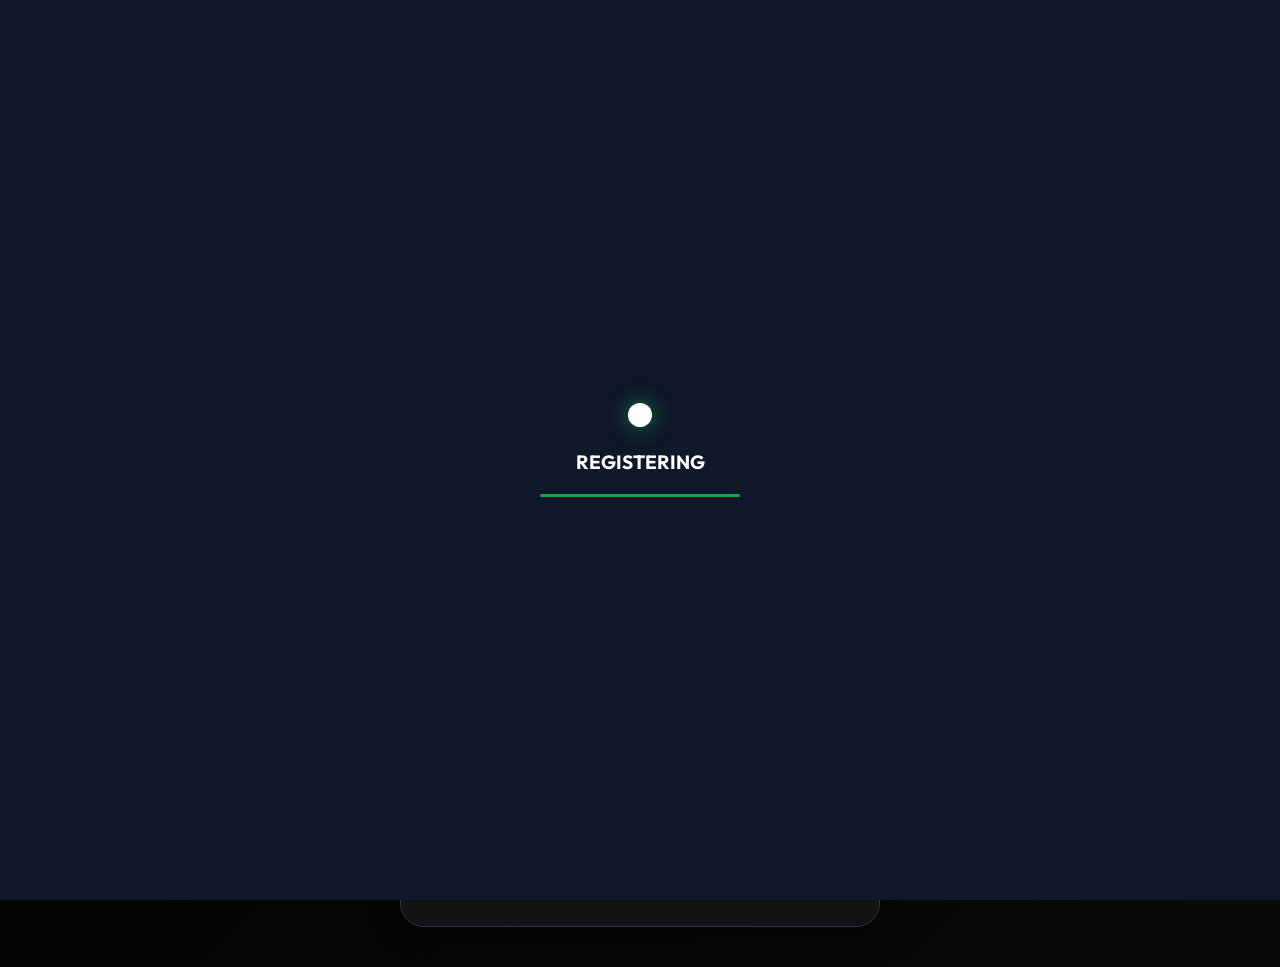
<file: register.html>
<!DOCTYPE html>
<html lang="en" data-theme="dark">

<head>
    <meta charset="UTF-8">
    <meta name="viewport" content="width=device-width, initial-scale=1.0">
    <title>Create Account | Indoor Golf Simulator Lounge</title>
    <meta name="description"
        content="Join our elite community of golfers. Create an account to track stats, book sessions, and more.">
    <link rel="stylesheet" href="css/style.css">
    <link rel="preconnect" href="https://fonts.googleapis.com">
    <link rel="preconnect" href="https://fonts.gstatic.com" crossorigin>
    <link rel="preconnect" href="https://cdnjs.cloudflare.com">
    <link rel="stylesheet" href="https://cdnjs.cloudflare.com/ajax/libs/font-awesome/6.4.0/css/all.min.css">
    <link rel="icon"
        href="data:image/svg+xml,<svg xmlns=%22http://www.w3.org/2000/svg%22 viewBox=%220 0 100 100%22><circle cx=%2250%22 cy=%2250%22 r=%2240%22 fill=%22%2316A34A%22/><circle cx=%2250%22 cy=%2250%22 r=%2210%22 fill=%22white%22/></svg>">
    <style>
        body {
            display: flex;
            align-items: center;
            justify-content: center;
            min-height: 100vh;
            padding: 40px 24px;
            background: linear-gradient(135deg, var(--bg) 0%, var(--bg-alt) 100%);
        }

        .register-card {
            width: 100%;
            max-width: 480px;
            background: var(--card);
            padding: 48px;
            border-radius: var(--radius-lg);
            box-shadow: var(--shadow);
            border: 1px solid var(--border);
        }

        .register-footer {
            margin-top: 32px;
            padding-top: 24px;
            border-top: 1px solid var(--border);
            text-align: center;
            font-size: 0.9rem;
            color: var(--text-muted);
            white-space: nowrap;
        }

        .form-group {
            display: block;
            margin-bottom: 24px;
        }

        .form-label {
            display: block;
            margin-bottom: 8px;
            font-weight: 600;
        }

        .register-logo {
            display: flex;
            justify-content: center;
            margin-bottom: 32px;
            flex-wrap: nowrap;
        }

        @media (max-width: 480px) {
            .register-card {
                padding: 20px 16px;
            }

            .form-label {
                flex: 0 0 80px;
                font-size: 0.75rem;
            }

            .register-logo {
                gap: 8px;
            }

            .form-group {
                gap: 8px;
            }
        }

        .register-footer a {
            color: var(--green);
            font-weight: 700;
        }
    </style>
</head>

<body>

    <!-- PAGE LOADER -->
    <div id="page-loader">
        <div class="loader-golf">
            <div class="loader-ball"></div>
            <div class="loader-text">REGISTERING</div>
            <div class="loader-bar">
                <div class="loader-bar-fill"></div>
            </div>
        </div>
    </div>

    <div class="register-card reveal">
        <div class="register-logo">
            <a href="index.html" class="nav-logo" style="font-size: 1.6rem;">
                <div class="logo-icon" style="width: 50px; height: 50px;">G</div>
                GOLF<span>LOUNGE</span>
            </a>

        </div>

        <form id="register-form" action="dashboard.html">
            <div class="form-group">
                <label class="form-label" for="fullname">Name</label>
                <input type="text" id="fullname" class="form-input" placeholder="Full Name" required style="width: 100%;">
            </div>

            <div class="form-group">
                <label class="form-label" for="email">Email</label>
                <input type="email" id="email" class="form-input" placeholder="Email Address" required style="width: 100%;">
            </div>

            <div class="form-group">
                <label class="form-label" for="phone">Phone</label>
                <div style="display: flex; gap: 8px; width: 100%;">
                    <div style="flex: 0 0 70px;">
                        <select class="form-select" style="padding: 13px; width: 100%;">
                            <option>+1</option>
                            <option>+44</option>
                            <option>+61</option>
                            <option>+91</option>
                        </select>
                    </div>
                    <input type="tel" id="phone" class="form-input" placeholder="Phone Number" style="flex: 1; width: 100%;"
                        required>
                </div>
            </div>

            <div class="form-group">
                <label class="form-label" for="password">Password</label>
                <div style="position: relative; width: 100%;">
                    <input type="password" id="password" class="form-input" placeholder="Password" required style="width: 100%;">
                    <span class="pw-toggle"
                        style="position: absolute; right: 16px; top: 50%; transform: translateY(-50%); cursor: pointer;"><i class="fa-solid fa-eye"></i></span>
                </div>
            </div>

            <div class="form-group">
                <label class="form-label" for="confirm-password">Confirm</label>
                <input type="password" id="confirm-password" class="form-input" placeholder="Confirm Password" required
                    style="width: 100%;">
            </div>

            <div style="margin-bottom: 32px; font-size: 0.82rem; color: var(--text-muted);">
                <label style="display: flex; gap: 10px; cursor: pointer; flex-wrap: nowrap; align-items: center;">
                    <input type="checkbox"
                        style="width: 18px; height: 18px; accent-color: var(--green); flex-shrink: 0;" required>
                    <span style="white-space: nowrap;">I agree to the <a href="#" style="color: var(--green);">Terms</a>
                        and <a href="#" style="color: var(--green);">Privacy</a>.</span>
                </label>
            </div>

            <button type="submit" class="btn btn-primary btn-full btn-lg" style="width: 100%;">Create Account</button>
        </form>

        <div class="register-footer">
            Already have an account? <a href="login.html">Login in</a>
        </div>
    </div>

    <button id="back-to-top" class="back-to-top" title="Back to Top">
        <i class="fas fa-chevron-up"></i>
    </button>
    <script src="js/main.js"></script>
</body>

</html>
</file>
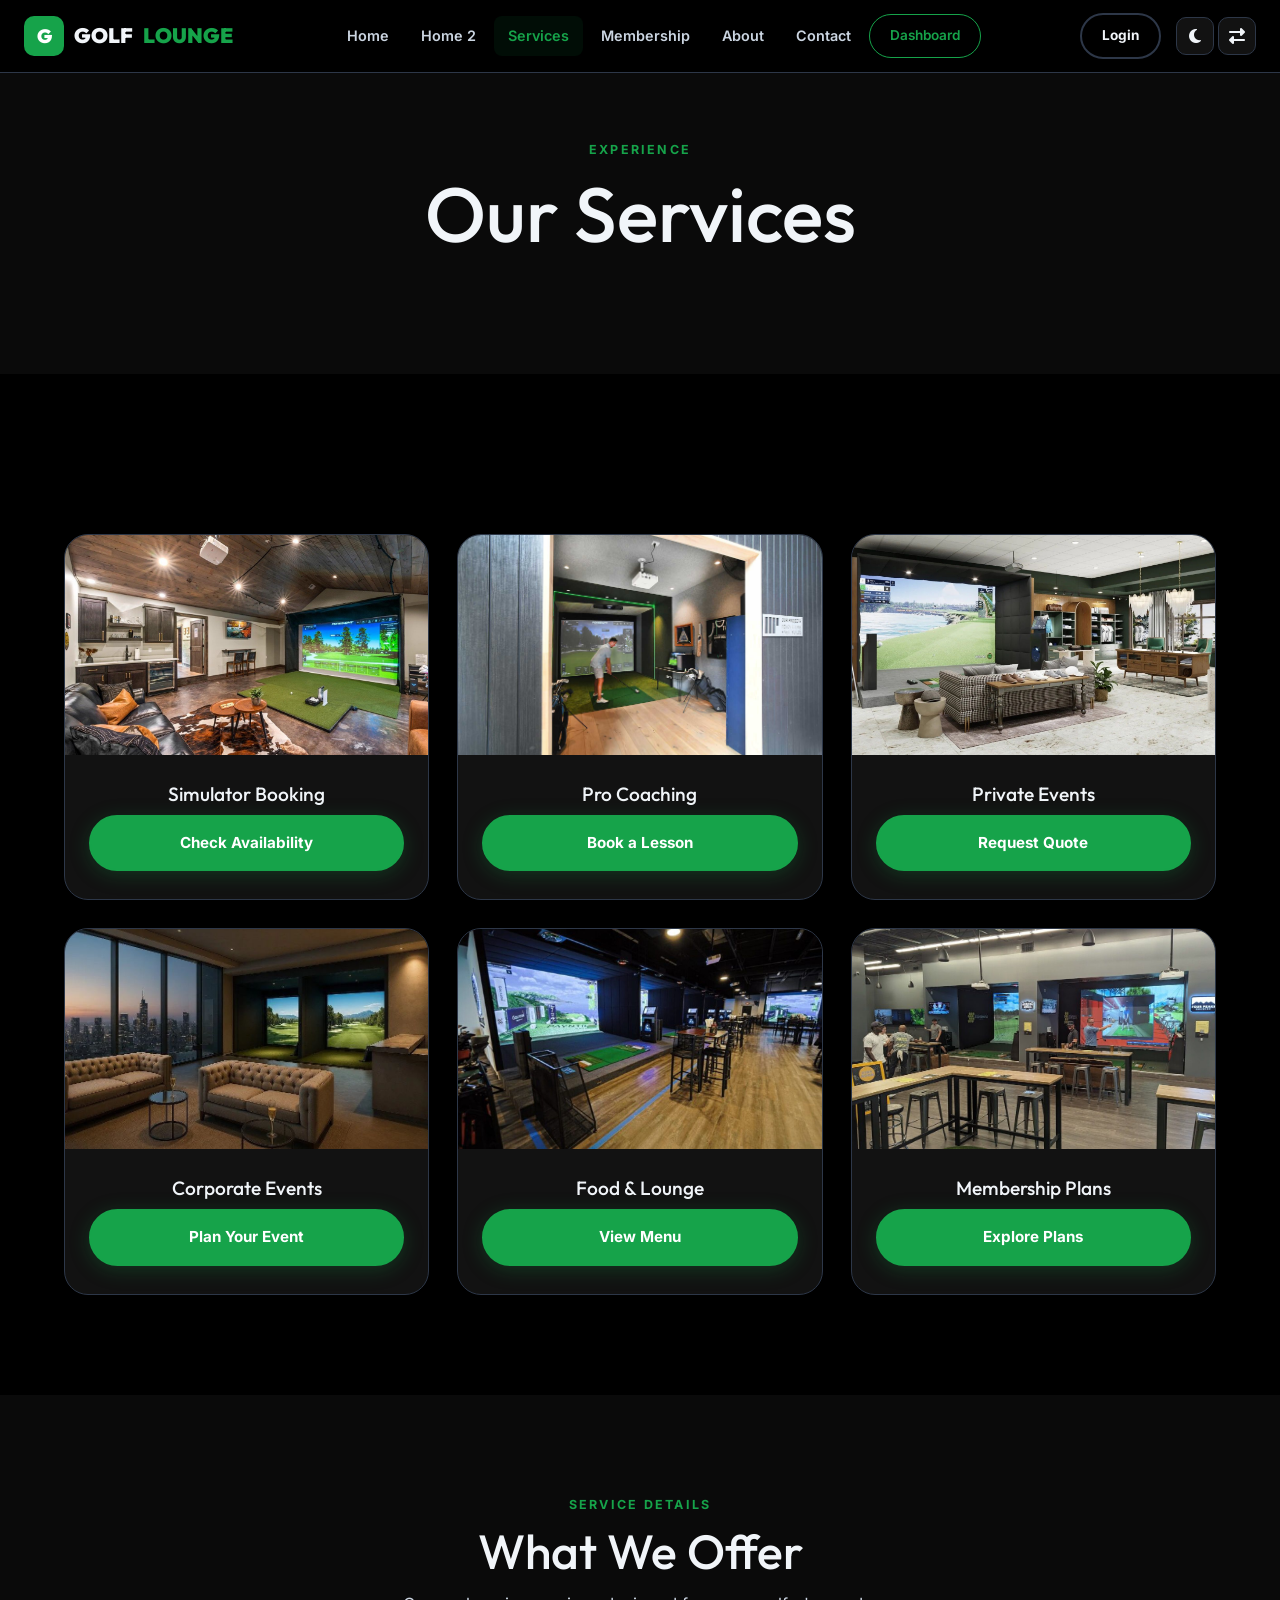
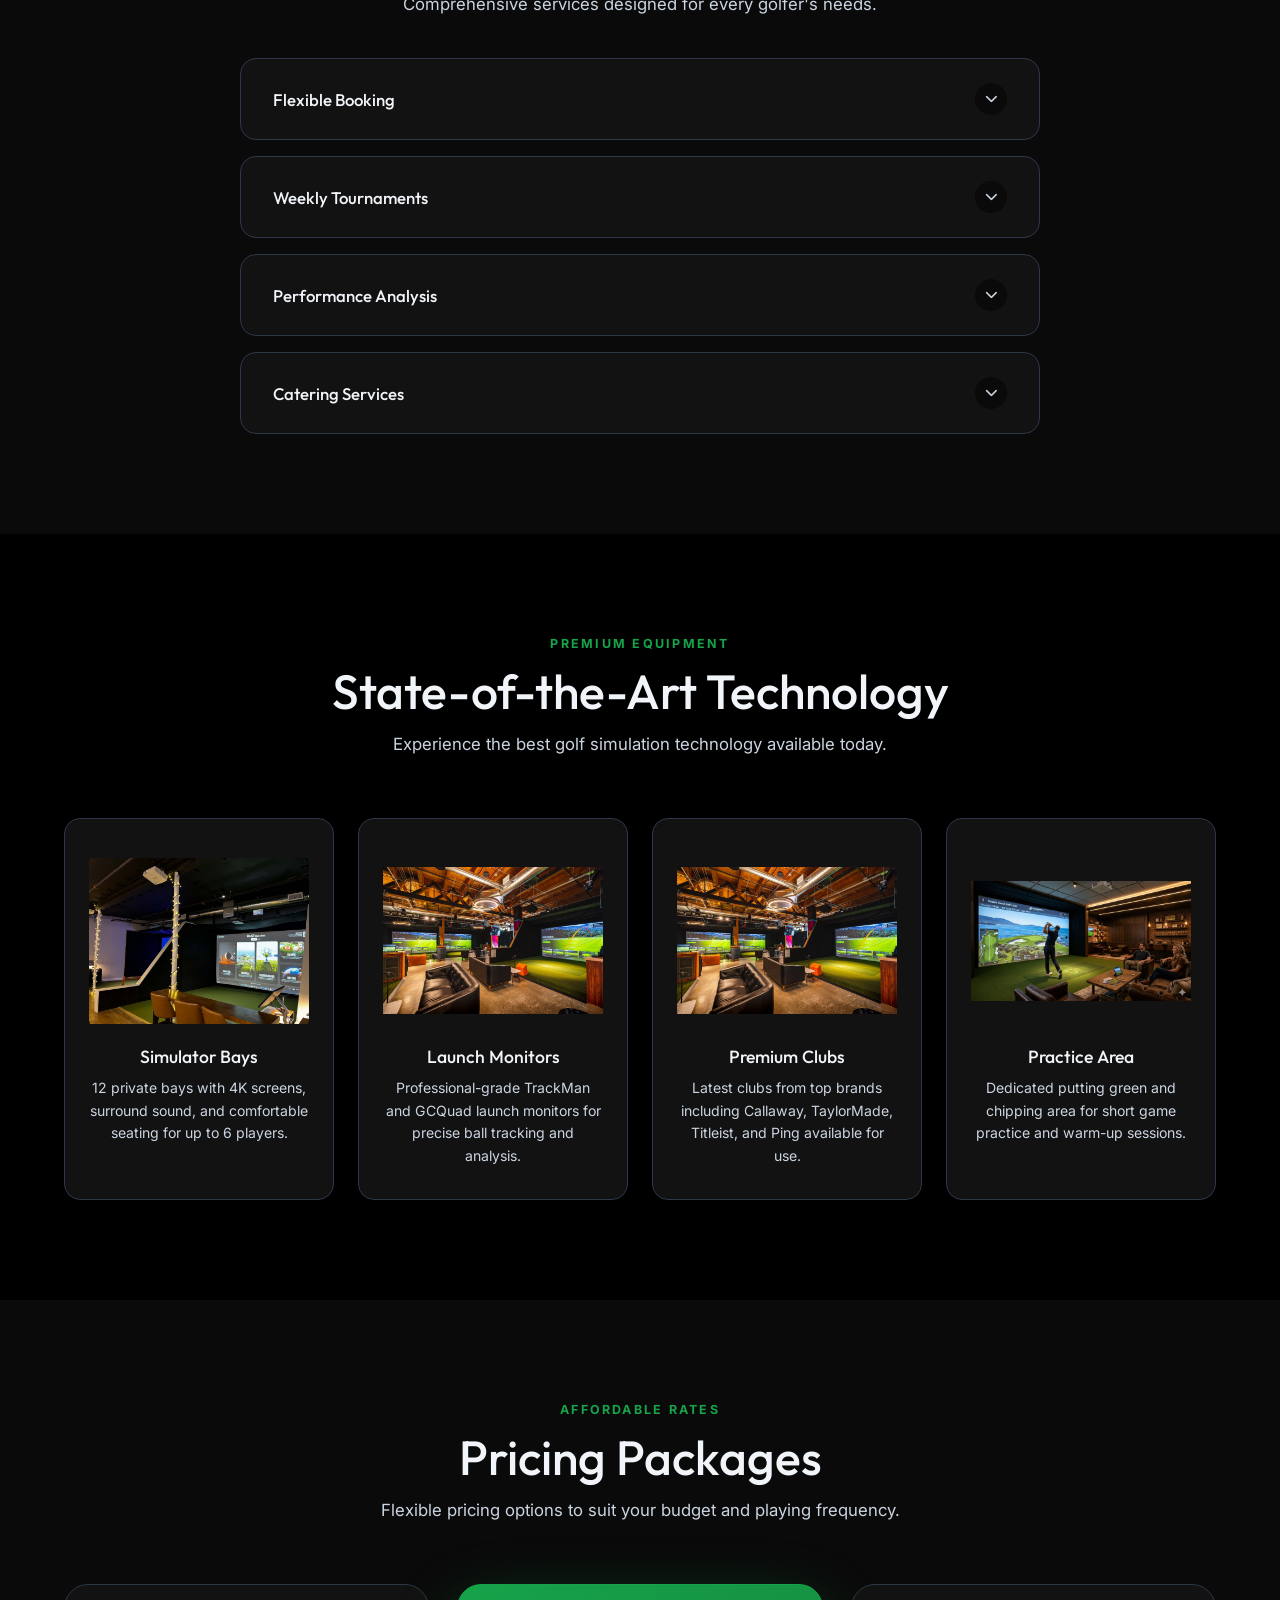
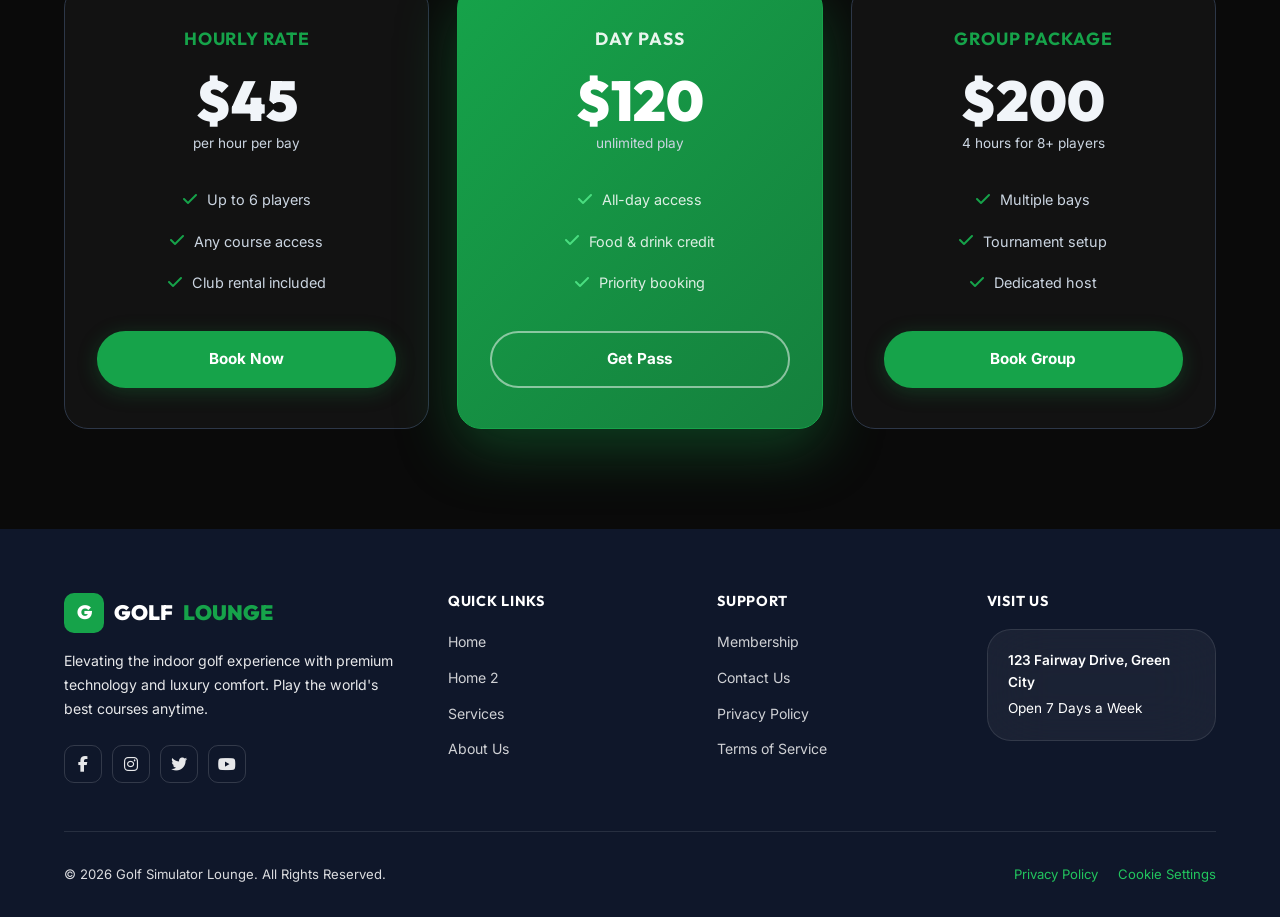
<file: services.html>
<!DOCTYPE html>
<html lang="en" data-theme="dark">

<head>
    <meta charset="UTF-8">
    <meta name="viewport" content="width=device-width, initial-scale=1.0">
    <title>Our Services | Luxury Indoor Golf Simulator Lounge</title>
    <meta name="description"
        content="Explore our premium services including simulator booking, professional coaching, corporate events, and gourmet catering.">
    <link rel="stylesheet" href="css/style.css">
    <link rel="preconnect" href="https://fonts.googleapis.com">
    <link rel="preconnect" href="https://fonts.gstatic.com" crossorigin>
    <link rel="preconnect" href="https://cdnjs.cloudflare.com">
    <link rel="stylesheet" href="https://cdnjs.cloudflare.com/ajax/libs/font-awesome/6.4.0/css/all.min.css">
    <link rel="icon"
        href="data:image/svg+xml,<svg xmlns=%22http://www.w3.org/2000/svg%22 viewBox=%220 0 100 100%22><circle cx=%2250%22 cy=%2250%22 r=%2240%22 fill=%22%2316A34A%22/><circle cx=%2250%22 cy=%2250%22 r=%2210%22 fill=%22white%22/></svg>">
</head>

<body>

    <!-- PAGE LOADER -->
    <div id="page-loader">
        <div class="loader-golf">
            <div class="loader-ball"></div>
            <div class="loader-text">SERVICES</div>
            <div class="loader-bar">
                <div class="loader-bar-fill"></div>
            </div>
        </div>
    </div>

    <!-- NAVBAR -->
    <nav class="navbar">
        <div class="nav-inner">
            <a href="index.html" class="nav-logo">
                <div class="logo-icon">G</div>
                GOLF<span>LOUNGE</span>
            </a>

            <div class="nav-menu">
                <a href="index.html" class="nav-link">Home</a>
                <a href="index2.html" class="nav-link">Home 2</a>
                <a href="services.html" class="nav-link">Services</a>
                <a href="membership.html" class="nav-link">Membership</a>
                <a href="about.html" class="nav-link">About</a>
                <a href="contact.html" class="nav-link">Contact</a>
                <a href="dashboard.html" class="nav-link dashboard-link">Dashboard</a>
            </div>

            <div class="nav-right">
                <div class="nav-cta">
                    <a href="login.html" class="btn btn-secondary nav-btn">Login</a>
                </div>
                <div class="nav-icons">
                    <button class="icon-btn dark-toggle" title="Toggle Dark Mode"><i
                            class="fa-solid fa-moon"></i></button>
                    <button class="icon-btn rtl-toggle" title="Toggle RTL"><i class="fa-solid fa-right-left"></i></button>
                </div>
                <div class="hamburger">
                    <span></span>
                    <span></span>
                    <span></span>
                </div>
            </div>
        </div>
    </nav>

    <!-- MOBILE DRAWER -->
    <div class="mobile-drawer">
        <a href="index.html" class="nav-link">Home</a>
        <a href="index2.html" class="nav-link">Home 2</a>
        <a href="services.html" class="nav-link active">Services</a>
        <a href="membership.html" class="nav-link">Membership</a>
        <a href="about.html" class="nav-link">About</a>
        <a href="contact.html" class="nav-link">Contact</a>
        <a href="dashboard.html" class="nav-link">Dashboard</a>
        <div class="mobile-drawer-cta">
            <a href="login.html" class="btn btn-secondary btn-full">Login</a>
            <div style="display: flex; gap: 8px; margin-top: 10px;">
                <button class="icon-btn dark-toggle btn-full" style="flex: 1;"><i class="fa-solid fa-moon"></i>
                    Theme</button>
                <button class="icon-btn rtl-toggle btn-full" style="flex: 1;"><i class="fa-solid fa-right-left"></i>
                    RTL</button>
            </div>
        </div>
    </div>

    <!-- HEADER SECTION -->
    <section class="section" style="padding-top: 140px; background: var(--bg-alt); text-align: center;">
        <div class="container reveal">
            <span class="section-label">EXPERIENCE</span>
            <h1 style="margin-bottom: 16px;">Our Services</h1>
        </div>
    </section>

    <!-- SERVICES GRID -->
    <section class="section">
        <div class="container">
            <div class="services-grid">
                <!-- 1. Simulator Booking -->
                <div class="service-card reveal">
                    <img src="img/WhatsApp Image 2026-04-02 at 11.08.05 AM (2).jpeg" alt="Simulator Booking"
                        class="service-img">
                    <div class="service-body">
                        <h3>Simulator Booking</h3>
                        <a href="contact.html" class="btn btn-primary btn-full">Check Availability</a>
                    </div>
                </div>

                <!-- 2. Professional Coaching -->
                <div class="service-card reveal">
                    <img src="img/WhatsApp Image 2026-04-02 at 11.08.04 AM (2).jpeg" alt="Coaching" class="service-img">
                    <div class="service-body">
                        <h3>Pro Coaching</h3>
                        <a href="contact.html" class="btn btn-primary btn-full">Book a Lesson</a>
                    </div>
                </div>

                <!-- 3. Private Events -->
                <div class="service-card reveal">
                    <img src="img/WhatsApp Image 2026-04-02 at 11.08.03 AM (2).jpeg" alt="Private Events"
                        class="service-img">
                    <div class="service-body">
                        <h3>Private Events</h3>
                        <a href="contact.html" class="btn btn-primary btn-full">Request Quote</a>
                    </div>
                </div>

                <!-- 4. Corporate Events -->
                <div class="service-card reveal">
                    <img src="img/WhatsApp Image 2026-04-02 at 11.08.02 AM (2).jpeg" alt="Corporate"
                        class="service-img">
                    <div class="service-body">
                        <h3>Corporate Events</h3>
                        <a href="contact.html" class="btn btn-primary btn-full">Plan Your Event</a>
                    </div>
                </div>

                <!-- 5. Food & Lounge -->
                <div class="service-card reveal">
                    <img src="img/WhatsApp Image 2026-04-02 at 11.08.01 AM (2).jpeg" alt="Food & Lounge"
                        class="service-img">
                    <div class="service-body">
                        <h3>Food & Lounge</h3>
                        <a href="contact.html" class="btn btn-primary btn-full">View Menu</a>
                    </div>
                </div>

                <!-- 6. Membership -->
                <div class="service-card reveal">
                    <img src="img/WhatsApp Image 2026-04-02 at 11.08.00 AM (3).jpeg" alt="Membership"
                        class="service-img">
                    <div class="service-body">
                        <h3>Membership Plans</h3>
                        <a href="membership.html" class="btn btn-primary btn-full">Explore Plans</a>
                    </div>
                </div>
            </div>
        </div>
    </section>

    <!-- NEW SECTION 1: SERVICE DETAILS -->
    <section class="section" style="background: var(--bg-alt);">
        <div class="container">
            <div class="section-center reveal">
                <span class="section-label">SERVICE DETAILS</span>
                <h2 class="section-title">What We Offer</h2>
                <p class="section-sub">Comprehensive services designed for every golfer's needs.</p>
            </div>

            <div class="faq-accordion">
                <div class="faq-item reveal">
                    <div class="faq-header">
                        <h4>Flexible Booking</h4>
                        <div class="faq-icon"><i class="fas fa-chevron-down"></i></div>
                    </div>
                    <div class="faq-body">
                        <div class="faq-content">
                            <p>Book by the hour or full day. Online reservations are available 24/7 with instant
                                confirmation. Whether you need a quick 60-minute practice session or a full-day bay
                                rental for a group, our automated booking system makes it effortless to secure your
                                time.</p>
                        </div>
                    </div>
                </div>
                <div class="faq-item reveal">
                    <div class="faq-header">
                        <h4>Weekly Tournaments</h4>
                        <div class="faq-icon"><i class="fas fa-chevron-down"></i></div>
                    </div>
                    <div class="faq-body">
                        <div class="faq-content">
                            <p>Participate in our weekly tournaments featuring various course rotations and skill
                                divisions. Compete for prizes, track your performance on our global leaderboards, and
                                join special member-only events designed to build community and healthy competition.</p>
                        </div>
                    </div>
                </div>
                <div class="faq-item reveal">
                    <div class="faq-header">
                        <h4>Performance Analysis</h4>
                        <div class="faq-icon"><i class="fas fa-chevron-down"></i></div>
                    </div>
                    <div class="faq-body">
                        <div class="faq-content">
                            <p>Utilize high-speed cameras and professional tracking sensors for detailed swing analysis.
                                Our system provides frame-by-frame video feedback, launch data, and ball-flight metrics.
                                Plus, our resident pros are available to create personalized improvement plans based on
                                your data.</p>
                        </div>
                    </div>
                </div>
                <div class="faq-item reveal">
                    <div class="faq-header">
                        <h4>Catering Services</h4>
                        <div class="faq-icon"><i class="fas fa-chevron-down"></i></div>
                    </div>
                    <div class="faq-body">
                        <div class="faq-content">
                            <p>Host your next event with confidence. We offer full-service catering ranging from light
                                refreshments to premium multi-course menus. Our packages include customized food options
                                and specialized beverage selections tailored to your group's size and preferences.</p>
                        </div>
                    </div>
                </div>
            </div>
        </div>
    </section>

    <!-- NEW SECTION 2: EQUIPMENT & TECHNOLOGY -->
    <section class="section">
        <div class="container">
            <div class="section-center reveal">
                <span class="section-label">PREMIUM EQUIPMENT</span>
                <h2 class="section-title">State-of-the-Art Technology</h2>
                <p class="section-sub">Experience the best golf simulation technology available today.</p>
            </div>

            <div class="features-grid">
                <div class="feature-card reveal">
                    <img src="img/WhatsApp Image 2026-04-02 at 11.08.12 AM (1).jpeg" alt="Simulator Bays"
                        style="width: 100%; height: 180px; object-fit: contain; border-radius: 12px; margin-bottom: 16px;">
                    <h3>Simulator Bays</h3>
                    <p>12 private bays with 4K screens, surround sound, and comfortable seating for up to 6 players.</p>
                </div>
                <div class="feature-card reveal">
                    <img src="img/WhatsApp Image 2026-04-02 at 11.08.12 AM (2).jpeg" alt="Launch Monitors"
                        style="width: 100%; height: 180px; object-fit: contain; border-radius: 12px; margin-bottom: 16px;">
                    <h3>Launch Monitors</h3>
                    <p>Professional-grade TrackMan and GCQuad launch monitors for precise ball tracking and analysis.
                    </p>
                </div>
                <div class="feature-card reveal">
                    <img src="img/WhatsApp Image 2026-04-02 at 11.08.13 AM (1).jpeg" alt="Golf Clubs"
                        style="width: 100%; height: 180px; object-fit: contain; border-radius: 12px; margin-bottom: 16px;">
                    <h3>Premium Clubs</h3>
                    <p>Latest clubs from top brands including Callaway, TaylorMade, Titleist, and Ping available for
                        use.</p>
                </div>
                <div class="feature-card reveal">
                    <img src="img/WhatsApp Image 2026-04-02 at 11.08.13 AM (2).jpeg" alt="Practice Area"
                        style="width: 100%; height: 180px; object-fit: contain; border-radius: 12px; margin-bottom: 16px;">
                    <h3>Practice Area</h3>
                    <p>Dedicated putting green and chipping area for short game practice and warm-up sessions.</p>
                </div>
            </div>
        </div>
    </section>

    <!-- NEW SECTION 3: PRICING PACKAGES -->
    <section class="section" style="background: var(--bg-alt);">
        <div class="container">
            <div class="section-center reveal">
                <span class="section-label">AFFORDABLE RATES</span>
                <h2 class="section-title">Pricing Packages</h2>
                <p class="section-sub">Flexible pricing options to suit your budget and playing frequency.</p>
            </div>

            <div class="pricing-grid">
                <div class="price-card reveal">
                    <div class="price-name">HOURLY RATE</div>
                    <div class="price-amount">$45</div>
                    <div class="price-period">per hour per bay</div>
                    <div class="price-features">
                        <div class="price-feature"><span class="check"><i class="fa-solid fa-check"></i></span> Up to 6
                            players</div>
                        <div class="price-feature"><span class="check"><i class="fa-solid fa-check"></i></span> Any
                            course access</div>
                        <div class="price-feature"><span class="check"><i class="fa-solid fa-check"></i></span> Club
                            rental included</div>
                    </div>
                    <a href="contact.html" class="btn btn-primary btn-full">Book Now</a>
                </div>
                <div class="price-card featured reveal">
                    <div class="price-name">DAY PASS</div>
                    <div class="price-amount">$120</div>
                    <div class="price-period">unlimited play</div>
                    <div class="price-features">
                        <div class="price-feature"><span class="check"><i class="fa-solid fa-check"></i></span> All-day
                            access</div>
                        <div class="price-feature"><span class="check"><i class="fa-solid fa-check"></i></span> Food &
                            drink credit</div>
                        <div class="price-feature"><span class="check"><i class="fa-solid fa-check"></i></span> Priority
                            booking</div>
                    </div>
                    <a href="contact.html" class="btn btn-outline-white btn-full">Get Pass</a>
                </div>
                <div class="price-card reveal">
                    <div class="price-name">GROUP PACKAGE</div>
                    <div class="price-amount">$200</div>
                    <div class="price-period">4 hours for 8+ players</div>
                    <div class="price-features">
                        <div class="price-feature"><span class="check"><i class="fa-solid fa-check"></i></span> Multiple
                            bays</div>
                        <div class="price-feature"><span class="check"><i class="fa-solid fa-check"></i></span>
                            Tournament setup</div>
                        <div class="price-feature"><span class="check"><i class="fa-solid fa-check"></i></span>
                            Dedicated host</div>
                    </div>
                    <a href="contact.html" class="btn btn-primary btn-full">Book Group</a>
                </div>
            </div>
        </div>
    </section>

    <!-- FOOTER -->
    <footer>
        <div class="container">
            <div class="footer-grid">
                <div class="footer-brand">
                    <a href="index.html" class="nav-logo">
                        <div class="logo-icon">G</div>
                        GOLF<span>LOUNGE</span>
                    </a>
                    <p>Elevating the indoor golf experience with premium technology and luxury comfort. Play the world's
                        best courses anytime.</p>
                    <div class="footer-socials">
                        <a href="#" class="footer-social" title="Facebook"><i class="fab fa-facebook-f"></i></a>
                        <a href="#" class="footer-social" title="Instagram"><i class="fab fa-instagram"></i></a>
                        <a href="#" class="footer-social" title="Twitter"><i class="fab fa-twitter"></i></a>
                        <a href="#" class="footer-social" title="YouTube"><i class="fab fa-youtube"></i></a>
                    </div>
                </div>

                <div class="footer-col">
                    <h4>QUICK LINKS</h4>
                    <ul>
                        <li><a href="index.html">Home</a></li>
                        <li><a href="index2.html">Home 2</a></li>
                        <li><a href="services.html">Services</a></li>
                        <li><a href="about.html">About Us</a></li>
                    </ul>
                </div>

                <div class="footer-col">
                    <h4>SUPPORT</h4>
                    <ul>
                        <li><a href="membership.html">Membership</a></li>
                        <li><a href="contact.html">Contact Us</a></li>
                        <li><a href="#">Privacy Policy</a></li>
                        <li><a href="#">Terms of Service</a></li>
                    </ul>
                </div>

                <div class="footer-col">
                    <h4>VISIT US</h4>
                    <div class="glass-card" style="padding: 20px; margin-top: 16px;">
                        <p style="font-size: 0.85rem; color: #fff; font-weight: 600;">123 Fairway Drive, Green City</p>
                        <p style="font-size: 0.85rem; color: #fff; margin-top: 4px;">Open 7 Days a Week</p>
                    </div>
                </div>
            </div>

            <div class="footer-bottom">
                <div>&copy; 2026 Golf Simulator Lounge. All Rights Reserved.</div>
                <div>
                    <a href="#">Privacy Policy</a>
                    <a href="#">Cookie Settings</a>
                </div>
            </div>
        </div>
    </footer>

    <button id="back-to-top" class="back-to-top" title="Back to Top">
        <i class="fas fa-chevron-up"></i>
    </button>
    <script src="js/main.js"></script>
</body>

</html>
</file>
<file: css/style.css>
/* ============================================================
   GOLF SIMULATOR LOUNGE — DESIGN SYSTEM
   Apple + Nike + Sports Club — Premium & Clean
   ============================================================ */

@import url('https://fonts.googleapis.com/css2?family=Inter:wght@300;400;500;600;700;800;900&family=Outfit:wght@400;600;700;800;900&display=swap');

/* ── TOKENS ── */
:root {
  --green: #16A34A;
  --green-dark: #15803D;
  --green-light: #22C55E;
  --green-glow: rgba(22,163,74,0.25);
  --gold: #D4AF37;

  /* Light Mode */
  --bg: #F8FAFC;
  --bg-alt: #F1F5F9;
  --card: #FFFFFF;
  --text: #0F172A;
  --text-muted: #64748B;
  --border: #E2E8F0;
  --shadow: 0 4px 24px rgba(0,0,0,0.08);
  --shadow-hover: 0 12px 40px rgba(22,163,74,0.2);

  --nav-bg: rgba(255,255,255,0.92);
  --footer-bg: #0F172A;

  --radius: 16px;
  --radius-sm: 10px;
  --radius-lg: 24px;
  --radius-xl: 32px;

  --transition: 0.3s cubic-bezier(0.4,0,0.2,1);
  --font: 'Inter', sans-serif;
  --font-display: 'Outfit', sans-serif;
}

[data-theme="dark"] {
  --bg: #000000;
  --bg-alt: #0A0A0A;
  --card: #121212;
  --text: #F1F5F9;
  --text-muted: #CBD5E1; /* Lightened for better contrast on dark cards */
  --border: #2D3748;      /* Slightly more visible for structure */
  --shadow: 0 4px 24px rgba(0,0,0,0.6);
  --shadow-hover: 0 12px 40px rgba(22,163,74,0.35);
  --nav-bg: rgba(0, 0, 0, 0.95);
}

/* ── RESET ── */
*, *::before, *::after { box-sizing: border-box; margin: 0; padding: 0; }
html { scroll-behavior: smooth; }
body {
  font-family: var(--font);
  background: var(--bg);
  color: var(--text);
  line-height: 1.6;
  transition: background var(--transition), color var(--transition);
  overflow-x: hidden;
}
img { max-width: 100%; display: block; }
a { text-decoration: none; color: inherit; }
ul { list-style: none; }

/* ── TYPOGRAPHY ── */
h1,h2,h3,h4,h5,h6 { font-family: var(--font-display); font-weight: 500; line-height: 1.15; }
h1 { font-size: clamp(2.4rem, 6vw, 5rem); }
h2 { font-size: clamp(1.8rem, 4vw, 3rem); }
h3 { font-size: clamp(1.2rem, 2.5vw, 1.8rem); }
p { font-size: 1rem; font-weight: 400; color: var(--text-muted); }

.section-label {
  font-size: 0.78rem;
  font-weight: 700;
  letter-spacing: 0.18em;
  text-transform: uppercase;
  color: var(--green);
  display: block;
  margin-bottom: 0.6rem;
}

/* ── CONTAINER ── */
.container { max-width: 1200px; margin: 0 auto; padding: 0 24px; }
.section { padding: 100px 0; }
.section-center { text-align: center; }

/* ── BUTTONS ── */
.btn {
  display: inline-flex;
  align-items: center;
  gap: 8px;
  font-family: var(--font);
  font-size: 0.95rem;
  font-weight: 700;
  padding: 14px 28px;
  border-radius: 50px;
  border: 2px solid transparent;
  cursor: pointer;
  transition: all var(--transition);
  white-space: nowrap;
  text-align: center;
  justify-content: center;
}
.btn-primary {
  background: var(--green);
  color: #fff;
  border-color: var(--green);
  box-shadow: 0 4px 20px var(--green-glow);
}
.btn-primary:hover {
  background: var(--green-dark);
  border-color: var(--green-dark);
  transform: translateY(-2px);
  box-shadow: 0 8px 30px var(--green-glow);
}
.btn-secondary {
  background: transparent;
  color: var(--text);
  border-color: var(--border);
}
.btn-secondary:hover {
  border-color: var(--green);
  color: var(--green);
  transform: translateY(-2px);
}
.btn-outline-white {
  background: transparent;
  color: #fff;
  border-color: rgba(255,255,255,0.5);
}
.btn-outline-white:hover {
  background: rgba(255,255,255,0.1);
  border-color: #fff;
}
.btn-lg { padding: 18px 36px; font-size: 1.05rem; }
.btn-full { width: 100%; }

/* ── NAVBAR ── */
.navbar {
  position: fixed;
  top: 0; left: 0; right: 0;
  z-index: 999;
  background: var(--nav-bg);
  -webkit-backdrop-filter: blur(20px);
  backdrop-filter: blur(20px);
  border-bottom: 1px solid var(--border);
  transition: all var(--transition);
}
.nav-inner {
  display: flex;
  align-items: center;
  justify-content: space-between;
  height: 72px;
  padding: 0 24px;
  max-width: 1320px;
  margin: 0 auto;
}
.nav-logo {
  display: flex;
  align-items: center;
  gap: 10px;
  font-family: var(--font-display);
  font-size: 1.3rem;
  font-weight: 900;
  color: var(--text);
}
.nav-logo span { color: var(--green); }
.logo-icon {
  width: 40px; height: 40px;
  background: var(--green);
  border-radius: 10px;
  display: flex; align-items:center; justify-content:center;
  color: #fff; font-size: 1.2rem;
}

.nav-menu {
  display: flex;
  align-items: center;
  gap: 4px;
}
.nav-link {
  font-size: 0.9rem;
  font-weight: 600;
  padding: 8px 14px;
  border-radius: 8px;
  color: var(--text-muted);
  transition: all var(--transition);
  position: relative;
}
.nav-link:hover, .nav-link.active {
  color: var(--green);
  background: rgba(22,163,74,0.08);
}
.nav-link.dashboard-link {
  color: var(--green);
  border: 1.5px solid var(--green);
  border-radius: 50px;
  padding: 10px 20px;
  font-size: 0.85rem;
}
.nav-link.dashboard-link:hover {
  background: var(--green);
  color: #fff;
}

.btn.nav-btn {
  padding: 10px 20px;
  font-size: 0.85rem;
}

.nav-right {
  display: flex;
  align-items: center;
  gap: 15px;
}
@media (max-width: 1024px) {
  .nav-right > .nav-cta,
  .nav-right > .nav-icons {
    display: none !important;
  }
}
.nav-cta { display: flex; align-items: center; gap: 8px; }
.nav-icons { display: flex; align-items: center; gap: 4px; }
.icon-btn {
  width: 38px; height: 38px;
  border-radius: 10px;
  border: 1.5px solid var(--border);
  background: var(--card);
  display: flex; align-items:center; justify-content:center;
  cursor: pointer;
  font-size: 1rem;
  transition: all var(--transition);
  color: var(--text);
}
.icon-btn:hover { border-color: var(--green); color: var(--green); transform: scale(1.08); }

/* Mobile hamburger */
.hamburger {
  display: none;
  flex-direction: column;
  gap: 5px;
  cursor: pointer;
  padding: 6px;
}
.hamburger span {
  display: block;
  width: 24px; height: 2px;
  background: var(--text);
  border-radius: 2px;
  transition: all var(--transition);
}
.hamburger.open span:nth-child(1) { transform: translateY(7px) rotate(45deg); }
.hamburger.open span:nth-child(2) { opacity: 0; }
.hamburger.open span:nth-child(3) { transform: translateY(-7px) rotate(-45deg); }

/* Mobile drawer */
.mobile-drawer {
  display: none;
  position: fixed;
  top: 72px; left: 0; right: 0; bottom: 0;
  background: var(--bg);
  z-index: 998;
  padding: 24px;
  flex-direction: column;
  gap: 8px;
  overflow-y: auto;
  transform: translateX(-100%);
  transition: transform var(--transition);
}
.mobile-drawer.open { transform: translateX(0); }
.mobile-drawer .nav-link { font-size: 1.1rem; padding: 14px 16px; border-radius: var(--radius-sm); }
.mobile-drawer-cta { display: flex; flex-direction: column; gap: 10px; margin-top: 20px; }

/* ── HERO ── */
.hero {
  position: relative;
  min-height: 100vh;
  display: flex;
  align-items: center;
  overflow: hidden;
  padding-top: 72px;
}
.hero-bg {
  position: absolute;
  inset: 0;
  background-size: cover;
  background-position: center;
  z-index: 0;
}
.hero-bg::after {
  content: '';
  position: absolute;
  inset: 0;
  background: linear-gradient(135deg, rgba(0,0,0,0.75) 0%, rgba(0,0,0,0.35) 60%, transparent 100%);
}
.hero-content {
  position: relative;
  z-index: 1;
  color: #fff;
  text-align: center;
  width: 100%;
  padding: 80px 24px;
}
.hero-content h1 { color: #fff; text-shadow: 0 4px 20px rgba(0,0,0,0.4); }
.hero-content p { color: rgba(255,255,255,0.85); font-size: 1.15rem; margin: 20px auto; max-width: 540px; }
.hero-btns { display: flex; gap: 14px; justify-content: center; flex-wrap: wrap; margin-top: 32px; }
.hero-badge {
  display: inline-flex;
  align-items: center;
  gap: 8px;
  background: rgba(22,163,74,0.2);
  border: 1px solid rgba(22,163,74,0.5);
  -webkit-backdrop-filter: blur(10px);
  backdrop-filter: blur(10px);
  border-radius: 50px;
  padding: 8px 18px;
  font-size: 0.82rem;
  font-weight: 700;
  color: #4ADE80;
  letter-spacing: 0.05em;
  margin-bottom: 20px;
}
.hero-badge span { width: 8px; height: 8px; background: #4ADE80; border-radius: 50%; animation: pulse 2s infinite; }
@keyframes pulse { 0%,100%{opacity:1;transform:scale(1)} 50%{opacity:0.5;transform:scale(1.5)} }

/* ── STATS BAR ── */
.stats-bar {
  background: var(--card);
  border-radius: var(--radius-lg);
  padding: 32px 40px;
  display: grid;
  grid-template-columns: repeat(4, 1fr);
  gap: 24px;
  margin: -60px 24px 0;
  position: relative;
  z-index: 2;
  box-shadow: var(--shadow);
  border: 1px solid var(--border);
}
.stat-item { text-align: center; }
.stat-number {
  font-family: var(--font-display);
  font-size: 2.4rem;
  font-weight: 900;
  color: var(--green);
  display: block;
}
.stat-label { font-size: 0.82rem; color: var(--text-muted); font-weight: 600; }

/* ── FEATURE CARDS ── */
.features-grid {
  display: grid;
  grid-template-columns: repeat(4,1fr);
  gap: 24px;
  margin-top: 60px;
}
.feature-card {
  background: var(--card);
  border: 1px solid var(--border);
  border-radius: var(--radius);
  padding: 32px 24px;
  text-align: center;
  transition: all var(--transition);
  position: relative;
  overflow: hidden;
}
.feature-card::before {
  content:'';
  position:absolute;
  top:0;left:0;right:0;
  height:3px;
  background: linear-gradient(90deg, var(--green), var(--green-light));
  transform: scaleX(0);
  transition: transform var(--transition);
}
.feature-card:hover::before { transform:scaleX(1); }
.feature-card:hover {
  transform: translateY(-6px);
  box-shadow: var(--shadow-hover);
  border-color: var(--green);
}
.feature-icon {
  width: 80px; height: 80px;
  background: var(--bg-alt);
  border-radius: 20px;
  display: flex; align-items:center; justify-content:center;
  margin: 0 auto 24px;
  border: 1px solid var(--border);
  transition: all var(--transition);
  overflow: hidden;
}
.feature-icon img {
  width: 100%;
  height: 100%;
  object-fit: cover;
}
.feature-card:hover .feature-icon { border-color: var(--green); transform: translateY(-5px) scale(1.05); }
.feature-card h3 { font-size: 1.1rem; margin-bottom: 10px; }
.feature-card p { font-size: 0.88rem; }

/* ── HOW IT WORKS ── */
.steps-grid {
  display: grid;
  grid-template-columns: repeat(3,1fr);
  gap: 32px;
  margin-top: 60px;
  position: relative;
}
.steps-grid::before {
  content:'';
  position:absolute;
  top:40px; left:calc(16.67% + 24px); right:calc(16.67% + 24px);
  height:2px;
  background: linear-gradient(90deg, var(--green), var(--green-light));
  z-index:0;
}
.step-card {
  text-align: center;
  position: relative;
  z-index: 1;
}
.step-number {
  width: 80px; height: 80px;
  background: var(--green);
  border-radius: 50%;
  display: flex; align-items:center; justify-content:center;
  font-family: var(--font-display);
  font-size: 1.6rem;
  font-weight: 900;
  color: #fff;
  margin: 0 auto 24px;
  border: 4px solid var(--bg);
  box-shadow: 0 0 0 4px var(--green-glow), var(--shadow);
  transition: all var(--transition);
}
.step-card:hover .step-number { transform: scale(1.1); box-shadow: 0 0 0 8px var(--green-glow); }
.step-card h3 { margin-bottom: 10px; }

/* ── COURSES ── */
.courses-grid {
  display: grid;
  grid-template-columns: repeat(3,1fr);
  gap: 28px;
  margin-top: 60px;
}
.course-card {
  border-radius: var(--radius-lg);
  overflow: hidden;
  position: relative;
  cursor: pointer;
}
.course-img {
  width: 100%;
  height: 280px;
  object-fit: cover;
  transition: transform 0.5s ease;
}
.course-card:hover .course-img { transform: scale(1.08); }
.course-overlay {
  position: absolute;
  inset: 0;
  background: linear-gradient(0deg, rgba(0,0,0,0.85) 0%, transparent 60%);
  display: flex;
  flex-direction: column;
  justify-content: flex-end;
  padding: 28px;
  transition: all var(--transition);
}
.course-tag {
  font-size: 0.72rem;
  font-weight: 700;
  letter-spacing: 0.1em;
  text-transform: uppercase;
  color: var(--green-light);
  margin-bottom: 8px;
}
.course-overlay h3 { color: #fff; font-size: 1.3rem; }
.course-meta { color: rgba(255,255,255,0.7); font-size: 0.85rem; margin-top: 8px; }
.course-btn {
  margin-top: 16px;
  opacity: 0;
  transform: translateY(10px);
  transition: all var(--transition);
}
.course-card:hover .course-btn { opacity:1; transform:translateY(0); }

/* ── PRICING ── */
.pricing-grid {
  display: grid;
  grid-template-columns: repeat(3,1fr);
  gap: 28px;
  margin-top: 60px;
  align-items: stretch;
}
.price-card {
  background: var(--card);
  border: 1px solid var(--border);
  border-radius: var(--radius-lg);
  padding: 40px 32px;
  text-align: center;
  transition: all var(--transition);
  position: relative;
  overflow: hidden;
}
.price-card.featured {
  background: linear-gradient(135deg, var(--green) 0%, var(--green-dark) 100%);
  border-color: var(--green);
  color: #fff;
  transform: scale(1.04);
  box-shadow: 0 20px 60px rgba(22,163,74,0.35);
}
.price-card.featured p,
.price-card.featured .price-feature { color: rgba(255,255,255,0.85); }
.price-badge {
  position: absolute;
  top: 20px; right: 20px;
  background: var(--gold);
  color: #000;
  font-size: 0.72rem;
  font-weight: 800;
  letter-spacing: 0.08em;
  padding: 4px 12px;
  border-radius: 50px;
}
.price-card:hover:not(.featured) {
  transform: translateY(-8px);
  border-color: var(--green);
  box-shadow: var(--shadow-hover);
}
.price-icon { font-size: 2.5rem; margin-bottom: 16px; }
.price-name {
  font-family: var(--font-display);
  font-size: 1.1rem;
  font-weight: 700;
  color: var(--green);
  letter-spacing: 0.05em;
  margin-bottom: 4px;
}
.price-card.featured .price-name { color: rgba(255,255,255,0.9); }
.price-amount {
  font-family: var(--font-display);
  font-size: 3.5rem;
  font-weight: 900;
  color: var(--text);
  line-height: 1;
  margin: 20px 0 4px;
}
.price-card.featured .price-amount { color: #fff; }
.price-period { font-size: 0.85rem; color: var(--text-muted); margin-bottom: 24px; }
.price-divider { height: 1px; background: var(--border); margin: 20px 0; }
.price-card.featured .price-divider { background: rgba(255,255,255,0.2); }
.price-features { text-align: center; margin-bottom: 28px; }
.price-feature {
  display: flex;
  align-items: center;
  justify-content: center;
  gap: 10px;
  font-size: 0.9rem;
  color: var(--text-muted);
  padding: 8px 0;
}
.price-feature .check { color: var(--green); font-weight: 700; font-size: 1rem; }
.price-card.featured .price-feature .check { color: #4ADE80; }

/* Membership Plan Visibility - Mobile Fix */
.plan-group { 
  display: none; 
}
.plan-group.active { 
  display: grid !important; 
}
.plan-group:not(.active) { 
  display: none !important; 
}

@media (min-width: 1025px) {
  .plan-group.active {
    display: grid !important;
  }
}

/* ── TESTIMONIALS ── */
.testimonials-grid {
  display: grid;
  grid-template-columns: repeat(3,1fr);
  gap: 24px;
  margin-top: 60px;
}
.testimonial-card {
  background: var(--card);
  border: 1px solid var(--border);
  border-radius: var(--radius);
  padding: 32px;
  transition: all var(--transition);
}
.testimonial-card:hover { transform: translateY(-4px); box-shadow: var(--shadow-hover); }
.stars { color: var(--gold); font-size: 1.1rem; margin-bottom: 16px; }
.testimonial-card p { font-size: 0.95rem; color: var(--text); line-height: 1.7; }
.testimonial-author {
  display: flex;
  align-items: center;
  gap: 12px;
  margin-top: 24px;
}
.author-avatar {
  width: 48px; height: 48px;
  border-radius: 50%;
  object-fit: cover;
  border: 2px solid var(--green);
}
.author-avatar-placeholder {
  width: 48px; height: 48px;
  border-radius: 50%;
  background: linear-gradient(135deg, var(--green), var(--green-light));
  display: flex; align-items:center; justify-content:center;
  color: #fff;
  font-weight: 700;
  font-size: 1rem;
}
.author-name { font-weight: 700; font-size: 0.9rem; }
.author-role { font-size: 0.8rem; color: var(--text-muted); }

/* ── CTA BANNER ── */
.cta-banner {
  background: linear-gradient(135deg, #0F172A 0%, #16A34A 100%);
  border-radius: var(--radius-xl);
  padding: 80px 60px;
  text-align: center;
  position: relative;
  overflow: hidden;
}
.cta-banner::before {
  content:'';
  position:absolute;
  top:-50%; right:-10%;
  width:400px; height:400px;
  background: radial-gradient(circle, rgba(255,255,255,0.06), transparent 60%);
  border-radius:50%;
}
.cta-banner h2 { color:#fff; margin-bottom:16px; }
.cta-banner p { color:rgba(255,255,255,0.75); margin-bottom:36px; font-size:1.1rem; }
.cta-banner .btn-row { display:flex; gap:14px; justify-content:center; flex-wrap:wrap; }

/* ── SECTION TITLE ── */
.section-title { margin-bottom: 12px; }
.section-sub { font-size: 1.05rem; max-width: 520px; margin: 0 auto; }

/* ── IMAGE FRAME ── */
.img-frame {
  border-radius: var(--radius-lg);
  overflow: hidden;
  position: relative;
}
.img-frame img { width: 100%; height: 100%; object-fit: cover; }
.img-frame-badge {
  position: absolute;
  bottom: 20px; left: 20px;
  background: rgba(0,0,0,0.6);
  -webkit-backdrop-filter: blur(10px);
  backdrop-filter: blur(10px);
  border-radius: var(--radius-sm);
  padding: 10px 16px;
  color: #fff;
  font-size: 0.85rem;
  font-weight: 600;
}

/* ── SPLIT SECTION ── */
.split { display: grid; grid-template-columns: 1fr 1fr; gap: 64px; align-items: center; }
.split-reverse { direction: rtl; }
.split-reverse > * { direction: ltr; }

/* ── SERVICES ── */
.services-grid {
  display: grid;
  grid-template-columns: repeat(3,1fr);
  gap: 28px;
  margin-top: 60px;
}
.service-card {
  background: var(--card);
  border: 1px solid var(--border);
  border-radius: var(--radius-lg);
  overflow: hidden;
  transition: all var(--transition);
  text-align: center;
}
.service-card:hover { transform: translateY(-6px); box-shadow: var(--shadow-hover); border-color: var(--green); }
.service-img {
  width: 100%;
  height: 220px;
  object-fit: cover;
  transition: transform 0.5s ease;
}
.service-card:hover .service-img { transform: scale(1.05); }
.service-body { padding: 28px 24px; }
.service-icon { font-size: 2rem; margin-bottom: 14px; color: var(--text); }
.service-body h3 { margin-bottom: 10px; font-size: 1.2rem; }
.service-body p { font-size: 0.88rem; margin-bottom: 20px; }

/* ── ABOUT ── */
.team-grid {
  display: grid;
  grid-template-columns: repeat(4, 1fr);
  gap: 28px;
  margin-top: 60px;
}
.team-card {
  background: var(--card);
  border: 1px solid var(--border);
  border-radius: var(--radius);
  overflow: hidden;
  text-align: center;
  transition: all var(--transition);
}
.team-card:hover { transform: translateY(-6px); box-shadow: var(--shadow-hover); }
.team-img { width:100%; height:260px; object-fit:cover; object-position:top; }
.team-body { padding: 20px; }
.team-name { font-weight: 700; font-size: 1rem; margin-bottom: 4px; }
.team-role { font-size: 0.82rem; color: var(--green); font-weight: 600; }
.team-social { display:flex; gap:8px; justify-content:center; margin-top:12px; }
.social-btn {
  width:32px; height:32px;
  border-radius:8px;
  background:var(--bg-alt);
  display:flex; align-items:center; justify-content:center;
  font-size:0.85rem;
  color:var(--text-muted);
  transition:all var(--transition);
}
.social-btn:hover { background:var(--green); color:#fff; }

.why-grid {
  display: grid;
  grid-template-columns: repeat(2, 1fr);
  gap: 20px;
  margin-top: 40px;
}
.why-item {
  display: flex;
  flex-direction: column;
  align-items: center;
  text-align: center;
  gap: 16px;
  padding: 24px;
  background: var(--card);
  border: 1px solid var(--border);
  border-radius: var(--radius);
  transition: all var(--transition);
}
.why-item:hover { border-color: var(--green); transform: translateY(-4px); }
.why-icon {
  width: 48px; height: 48px;
  border-radius: 12px;
  background: rgba(22,163,74,0.1);
  display: flex; align-items:center; justify-content:center;
  font-size: 1.4rem;
  flex-shrink: 0;
}
.why-item h4 { font-size: 1rem; margin-bottom: 4px; }
.why-item p { font-size: 0.85rem; }

/* ── FAQ ACCORDION ── */
.faq-accordion {
  max-width: 800px;
  margin: 40px auto 0;
  display: flex;
  flex-direction: column;
  gap: 16px;
}
.faq-item {
  background: var(--card);
  border: 1px solid var(--border);
  border-radius: var(--radius);
  overflow: hidden;
  transition: all var(--transition);
}
.faq-item:hover { border-color: var(--green); }
.faq-item.active { border-color: var(--green); box-shadow: var(--shadow-hover); }

.faq-header {
  padding: 24px 32px;
  display: flex;
  align-items: center;
  justify-content: space-between;
  cursor: pointer;
  user-select: none;
  gap: 20px;
}
.faq-header h4 { font-size: 1.05rem; transition: color var(--transition); margin: 0; }
.faq-item.active .faq-header h4 { color: var(--green); }

.faq-icon {
  width: 32px; height: 32px;
  border-radius: 50%;
  background: var(--bg-alt);
  display: flex; align-items:center; justify-content:center;
  font-size: 0.8rem;
  transition: all var(--transition);
  color: var(--text-muted);
}
.faq-item.active .faq-icon {
  background: var(--green);
  color: #fff;
  transform: rotate(180deg);
}

.faq-body {
  max-height: 0;
  overflow: hidden;
  transition: all 0.4s cubic-bezier(0.4, 0, 0.2, 1);
  opacity: 0;
}
.faq-item.active .faq-body {
  max-height: 500px; /* Adjust as needed */
  opacity: 1;
}
.faq-content {
  padding: 0 32px 24px;
  color: var(--text-muted);
  font-size: 0.95rem;
  line-height: 1.7;
}

/* ── CONTACT ── */
.contact-grid {
  display: grid;
  grid-template-columns: 1fr 1.2fr;
  gap: 60px;
  align-items: start;
}
.contact-info h2 { margin-bottom: 16px; }
.contact-info p { margin-bottom: 32px; }
.contact-items { display:flex; flex-direction:column; gap:20px; }
.contact-item {
  display: flex;
  align-items: center;
  gap: 16px;
}
.contact-icon {
  width: 48px; height: 48px;
  border-radius: 12px;
  background: rgba(22,163,74,0.1);
  display: flex; align-items:center; justify-content:center;
  font-size: 1.3rem;
  border: 1px solid rgba(22,163,74,0.2);
  flex-shrink: 0;
}
.contact-item strong { display:block; font-size:0.9rem; margin-bottom:2px; }
.contact-item span { font-size:0.85rem; color:var(--text-muted); }

.contact-form-wrap {
  background: var(--card);
  border: 1px solid var(--border);
  border-radius: var(--radius-lg);
  padding: 40px;
}
.map-embed {
  border-radius: var(--radius);
  overflow: hidden;
  margin-top: 40px;
  height: 280px;
  border: 1px solid var(--border);
}
.map-embed iframe { width:100%; height:100%; border:none; }

/* ── FORM ── */
.form-group { margin-bottom: 20px; }
.form-label {
  display: block;
  font-size: 0.85rem;
  font-weight: 700;
  margin-bottom: 8px;
  color: var(--text);
}
.form-input, .form-textarea, .form-select {
  width: 100%;
  padding: 14px 16px;
  background: var(--bg);
  border: 1.5px solid var(--border);
  border-radius: var(--radius-sm);
  color: var(--text);
  font-family: var(--font);
  font-size: 0.95rem;
  transition: all var(--transition);
  outline: none;
}
.form-input:focus, .form-textarea:focus, .form-select:focus {
  border-color: var(--green);
  box-shadow: 0 0 0 3px rgba(22,163,74,0.12);
}
.form-textarea { resize: vertical; min-height: 130px; }
.form-row { display: grid; grid-template-columns: 1fr 1fr; gap: 16px; }

/* ── GLASS CARD ── */
.glass-card {
  position: relative;
  background: rgba(255,255,255,0.07);
  -webkit-backdrop-filter: blur(20px);
  backdrop-filter: blur(20px);
  border: 1px solid rgba(255,255,255,0.15);
  border-radius: var(--radius-lg);
}
[data-theme="dark"] .glass-card {
  background: rgba(255, 255, 255, 0.05);
  border-color: rgba(255,255,255,0.1);
  backdrop-filter: blur(30px);
}

/* ── FOOTER ── */
footer {
  background: var(--footer-bg);
  color: rgba(255,255,255,0.85); /* Increased for better contrast */
  padding: 64px 0 32px;
}
.footer-grid {
  display: grid;
  grid-template-columns: 1.5fr 1fr 1fr 1fr;
  gap: 40px;
  padding-bottom: 48px;
  border-bottom: 1px solid rgba(255,255,255,0.1);
}
.footer-brand .nav-logo { margin-bottom: 16px; color: #fff; }
.footer-brand p { font-size: 0.88rem; line-height: 1.7; margin-bottom: 24px; color: rgba(255,255,255,0.9); }
.footer-socials { display:flex; gap:10px; }
.footer-social {
  width: 38px; height: 38px;
  border-radius: 10px;
  border: 1px solid rgba(255,255,255,0.15);
  display: flex; align-items:center; justify-content:center;
  font-size: 1rem;
  color: rgba(255,255,255,0.9); /* Increased for better visibility */
  transition: all var(--transition);
}
.footer-social:hover { background: var(--green); border-color: var(--green); color: #fff; }
.footer-col h4 {
  color: #fff;
  font-size: 0.9rem;
  font-weight: 700;
  letter-spacing: 0.05em;
  margin-bottom: 20px;
}
.footer-col ul { display:flex; flex-direction:column; gap:10px; }
.footer-col ul li a {
  font-size: 0.88rem;
  color: rgba(255,255,255,0.8); /* Higher contrast for links */
  transition: color var(--transition);
}
.footer-col ul li a:hover { color: var(--green-light); }
.footer-col ul li a:hover { color: var(--green-light); }
.footer-bottom {
  display: flex;
  align-items: center;
  justify-content: space-between;
  padding-top: 32px;
  font-size: 0.82rem;
}
.footer-bottom a { color: var(--green-light); margin-left: 16px; }

/* ── BADGE / CHIP ── */
.chip {
  display: inline-flex;
  align-items: center;
  gap: 6px;
  background: rgba(22,163,74,0.1);
  border: 1px solid rgba(22,163,74,0.25);
  color: var(--green);
  border-radius: 50px;
  padding: 5px 14px;
  font-size: 0.78rem;
  font-weight: 700;
  letter-spacing: 0.05em;
}

/* ── LEADERBOARD ── */
.leaderboard-table { width:100%; border-collapse:collapse; margin-top:32px; }
.leaderboard-table th {
  padding: 14px 16px;
  text-align:left;
  font-size:0.8rem;
  font-weight:700;
  letter-spacing:0.06em;
  text-transform:uppercase;
  color:var(--text-muted);
  border-bottom: 2px solid var(--border);
}
.leaderboard-table td {
  padding: 16px;
  font-size:0.9rem;
  border-bottom: 1px solid var(--border);
  color:var(--text);
}
.leaderboard-table tr:hover td { background:var(--bg-alt); }
.rank-badge {
  width:32px; height:32px;
  border-radius:50%;
  display:inline-flex; align-items:center; justify-content:center;
  font-weight:800; font-size:0.85rem;
  background:var(--bg-alt);
  color:var(--text);
}
.rank-badge.gold { background:var(--gold); color:#000; }
.rank-badge.silver { background:#C0C0C0; color:#000; }
.rank-badge.bronze { background:#CD7F32; color:#000; }
.score-pill {
  background:rgba(22,163,74,0.1);
  color:var(--green);
  border-radius:50px;
  padding:4px 12px;
  font-size:0.8rem;
  font-weight:700;
}

/* ── ANIMATIONS ── */
@keyframes fadeInUp {
  from { opacity:0; transform:translateY(30px); }
  to { opacity:1; transform:translateY(0); }
}
@keyframes float {
  0%,100%{ transform:translateY(0); }
  50%{ transform:translateY(-12px); }
}
@keyframes slideInLeft {
  from { opacity:0; transform:translateX(-40px); }
  to { opacity:1; transform:translateX(0); }
}
@keyframes countUp { from{opacity:0;} to{opacity:1;} }

.fade-in { opacity:0; animation:fadeInUp 0.7s ease forwards; }
.fade-in-1 { animation-delay:0.1s; }
.fade-in-2 { animation-delay:0.2s; }
.fade-in-3 { animation-delay:0.3s; }
.fade-in-4 { animation-delay:0.4s; }

/* scroll-reveal */
.reveal { opacity:0; transform:translateY(30px); transition:opacity 0.7s ease, transform 0.7s ease; }
.reveal.visible { opacity:1; transform:translateY(0); }

/* ── SCROLL BAR ── */
::-webkit-scrollbar { width:6px; }
::-webkit-scrollbar-track { background:var(--bg); }
::-webkit-scrollbar-thumb { background:var(--green); border-radius:3px; }

/* ── LOADER ── */
#page-loader {
  position:fixed; inset:0; z-index:9999;
  background:#0F172A;
  display:flex; align-items:center; justify-content:center;
  transition:opacity 0.5s, visibility 0.5s;
}
#page-loader.hidden { opacity:0; visibility:hidden; }
.loader-golf {
  text-align:center;
}
.loader-ball {
  width:24px; height:24px;
  background:#fff;
  border-radius:50%;
  margin:0 auto 20px;
  animation:float 1s ease-in-out infinite;
  box-shadow: 0 0 20px rgba(22,163,74,0.8);
}
.loader-text {
  color:#fff;
  font-family:var(--font-display);
  font-size:1.2rem;
  font-weight:700;
}
.loader-bar {
  width:200px; height:3px;
  background:rgba(255,255,255,0.15);
  border-radius:2px;
  margin:16px auto 0;
  overflow:hidden;
}
.loader-bar-fill {
  height:100%;
  background:var(--green);
  border-radius:2px;
  animation:loader-fill 1.5s ease forwards;
}
@keyframes loader-fill { from{width:0} to{width:100%} }

/* ── RESPONSIVE OPTIMIZATION ── */

/* Common Responsive Rules for Tablet & Mobile */
@media (max-width: 1024px) {
  .nav-menu,    .nav-inner .nav-menu,
    .nav-inner .nav-cta,
    .nav-inner .nav-icons {
        display: none !important;
    }
    .hamburger { display: flex; }
  .mobile-drawer { display:flex; }
  
  .section { padding: 64px 0; }
  .container { padding: 0 24px; }

  /* Universal Center Alignment */
  h1, h2, h3, h4, .section-title, .section-sub, .section-label { 
    text-align: center !important; 
    margin-left: auto !important; 
    margin-right: auto !important; 
  }
  p { text-align: center; margin-left: auto; margin-right: auto; }
  .btn-row, .hero-btns { justify-content: center; }
  
  /* Image Scaling - Balanced Covering */
  img, .course-img, .service-img, .team-img, .feature-card img {
    object-fit: cover !important;
    background: rgba(0,0,0,0.03); /* Subtle background for empty space */
  }
  [data-theme="dark"] img { background: rgba(255,255,255,0.03); }

  /* Grid Adjustments - Tablet (2 Columns) */
  .features-grid, 
  .why-grid, 
  .footer-grid, 
  .team-grid, 
  .steps-grid,
  .dash-grid { 
    grid-template-columns: repeat(2, 1fr) !important; 
    gap: 20px;
  }
  
  /* Stats Bar - Centered in Tablet */
  .stats-bar { 
    grid-template-columns: repeat(2, 1fr) !important; 
    gap: 20px;
    max-width: 600px;
    margin: -60px auto 0 !important;
    padding: 28px 32px;
  }

  /* Courses Grid: Use Flex for centering the last odd card */
  .courses-grid {
    display: flex !important;
    flex-wrap: wrap;
    justify-content: center;
    gap: 20px;
  }
  .courses-grid > * {
    width: calc(50% - 10px) !important;
    flex: 0 0 auto;
  }
  
  /* Pricing & Services: Always 1 column on tablet and mobile */
  .pricing-grid.active,
  .services-grid {
    display: grid !important;
    grid-template-columns: 1fr !important;
    width: 100% !important;
    max-width: 100% !important;
    gap: 32px !important;
  }
  
  .pricing-grid .price-card,
  .services-grid .service-card {
    width: 100% !important;
    max-width: 100% !important;
    box-sizing: border-box !important;
  }
  
  .price-card.featured {
    transform: scale(1) !important;
  }
  
  .split { grid-template-columns: 1fr; gap: 40px; text-align: center; }
  .contact-grid { grid-template-columns: 1fr; gap: 40px; }
  .footer-col { text-align: center !important; }
  .footer-col ul { align-items: center; }
  .footer-bottom { flex-direction: column; gap: 12px; text-align: center; }
  .footer-bottom div { margin: 0; }

  /* Card and Content Centering */
  .feature-card, .service-card, .price-card, .testimonial-card, .team-card, .why-item {
    display: flex;
    flex-direction: column;
    align-items: center;
    text-align: center;
  }
  .why-item div { text-align: center; width: 100%; }
  .why-item h4 { margin-inline: auto; }
  .price-features { display: flex; flex-direction: column; align-items: center; }
  .price-feature { text-align: center; }
  .service-details { text-align: center; }
  .why-item { flex-direction: column; gap: 12px; }
  .why-icon { margin: 0 auto; }
}

/* Mobile Specific (1 Column) */
@media (max-width: 600px) {
  h1 { font-size: 2.2rem; }
  h2 { font-size: 1.8rem; }
  
  .features-grid, 
  .courses-grid, 
  .why-grid, 
  .footer-grid, 
  .team-grid, 
  .steps-grid,
  .dash-grid { 
    grid-template-columns: 1fr !important; 
    width: 100% !important;
    max-width: 100% !important;
    gap: 32px !important;
  }
  
  /* Stats Bar - Centered in Mobile */
  .stats-bar { 
    grid-template-columns: 1fr !important; 
    width: 100% !important;
    max-width: 400px !important;
    margin: -60px auto 0 !important;
    padding: 24px 28px !important;
    gap: 24px !important;
  }

  /* Specific Card Components Full Width */
  .feature-card, .course-card, .service-card, .price-card, .team-card, .why-item, .img-frame, .glass-card {
    width: 100% !important;
    max-width: 100% !important;
    margin-left: 0 !important;
    margin-right: 0 !important;
    box-sizing: border-box !important;
  }
  .courses-grid > * {
    width: 100% !important;
  }

  /* Pricing and Services collapse earlier to 1-column as requested */
  .pricing-grid, .services-grid {
    display: grid !important;
    grid-template-columns: 1fr !important;
    max-width: 100% !important;
    width: 100% !important;
    margin: 0 auto;
    gap: 40px !important; /* Increased spacing between cards */
  }
  
  .price-card.featured {
    transform: scale(1) !important;
    margin-top: 0 !important;
    margin-bottom: 0 !important;
  }

  .stats-bar { padding: 24px; margin-top: -30px; }
  .hero-content { padding: 40px 12px; } /* Slightly reduced for 360px comfort */
  
  /* Buttons on Mobile */
  .btn { width: 100%; max-width: 320px; margin: 0 auto; }
  .hero-btns .btn, .btn-row .btn { width: 100%; }
  
  .pricing-grid { max-width: 400px; }
  .cta-banner { padding: 40px 20px; }
}

/* Small Mobile Adjustments */
@media (max-width: 480px) {
  h1 { font-size: 1.8rem; }
  .section { padding: 60px 0; } /* More compact for small mobiles */
  .container { padding: 0 16px; }
  .nav-inner { padding: 0 16px; } 
  .stats-bar { 
    grid-template-columns: 1fr !important; 
    max-width: 350px !important;
    margin: -60px auto 0 !important;
    padding: 20px 24px !important;
    gap: 20px !important;
  } 
}

/* Dashboard Specific Responsive */
@media (max-width: 1024px) {
  .dashboard-sidebar { transform: translateX(-100%); position: fixed; height: 100vh; z-index: 1000; }
  .dashboard-sidebar.open { transform: translateX(0); }
  .dashboard-main { margin-left: 0; }
  .viz-grid { grid-template-columns: 1fr; }
}

@media (max-width:768px) {
  .dash-grid { grid-template-columns: 1fr; }
  .topbar { padding: 0 16px; }
  .content-scroll { padding: 16px; }
}
/* ── BACK TO TOP ── */
.back-to-top {
  position: fixed;
  bottom: 32px;
  right: 32px;
  width: 48px;
  height: 48px;
  background: var(--green);
  color: #fff;
  border-radius: 12px;
  display: flex;
  align-items: center;
  justify-content: center;
  border: none;
  cursor: pointer;
  z-index: 999;
  box-shadow: 0 8px 30px var(--green-glow);
  opacity: 0;
  visibility: hidden;
  transform: translateY(20px);
  transition: all var(--transition);
}
.back-to-top.visible {
  opacity: 1;
  visibility: visible;
  transform: translateY(0);
}

.back-to-top:hover {
  background: var(--green-dark);
  transform: translateY(-5px);
  box-shadow: 0 12px 40px var(--green-glow);
}

/* ── CONTACT SOCIALS ── */
.contact-socials {
  display: flex;
  gap: 12px;
  margin: 20px 0 32px;
}
.contact-socials .social-icon {
  width: 44px;
  height: 44px;
  border-radius: 12px;
  background: var(--card);
  border: 1.5px solid var(--border);
  display: flex;
  align-items: center;
  justify-content: center;
  font-size: 1.1rem;
  color: var(--text-muted);
  transition: all var(--transition);
}
.contact-socials .social-icon:hover {
  background: var(--green);
  color: #fff;
  border-color: var(--green);
  transform: translateY(-4px);
  box-shadow: 0 8px 20px var(--green-glow);
}

@media (max-width: 600px) {
  .back-to-top {
    bottom: 24px;
    right: 24px;
    width: 42px;
    height: 42px;
  }
}

.hours-section {
  padding: 160px 0 !important;
}
</file>
